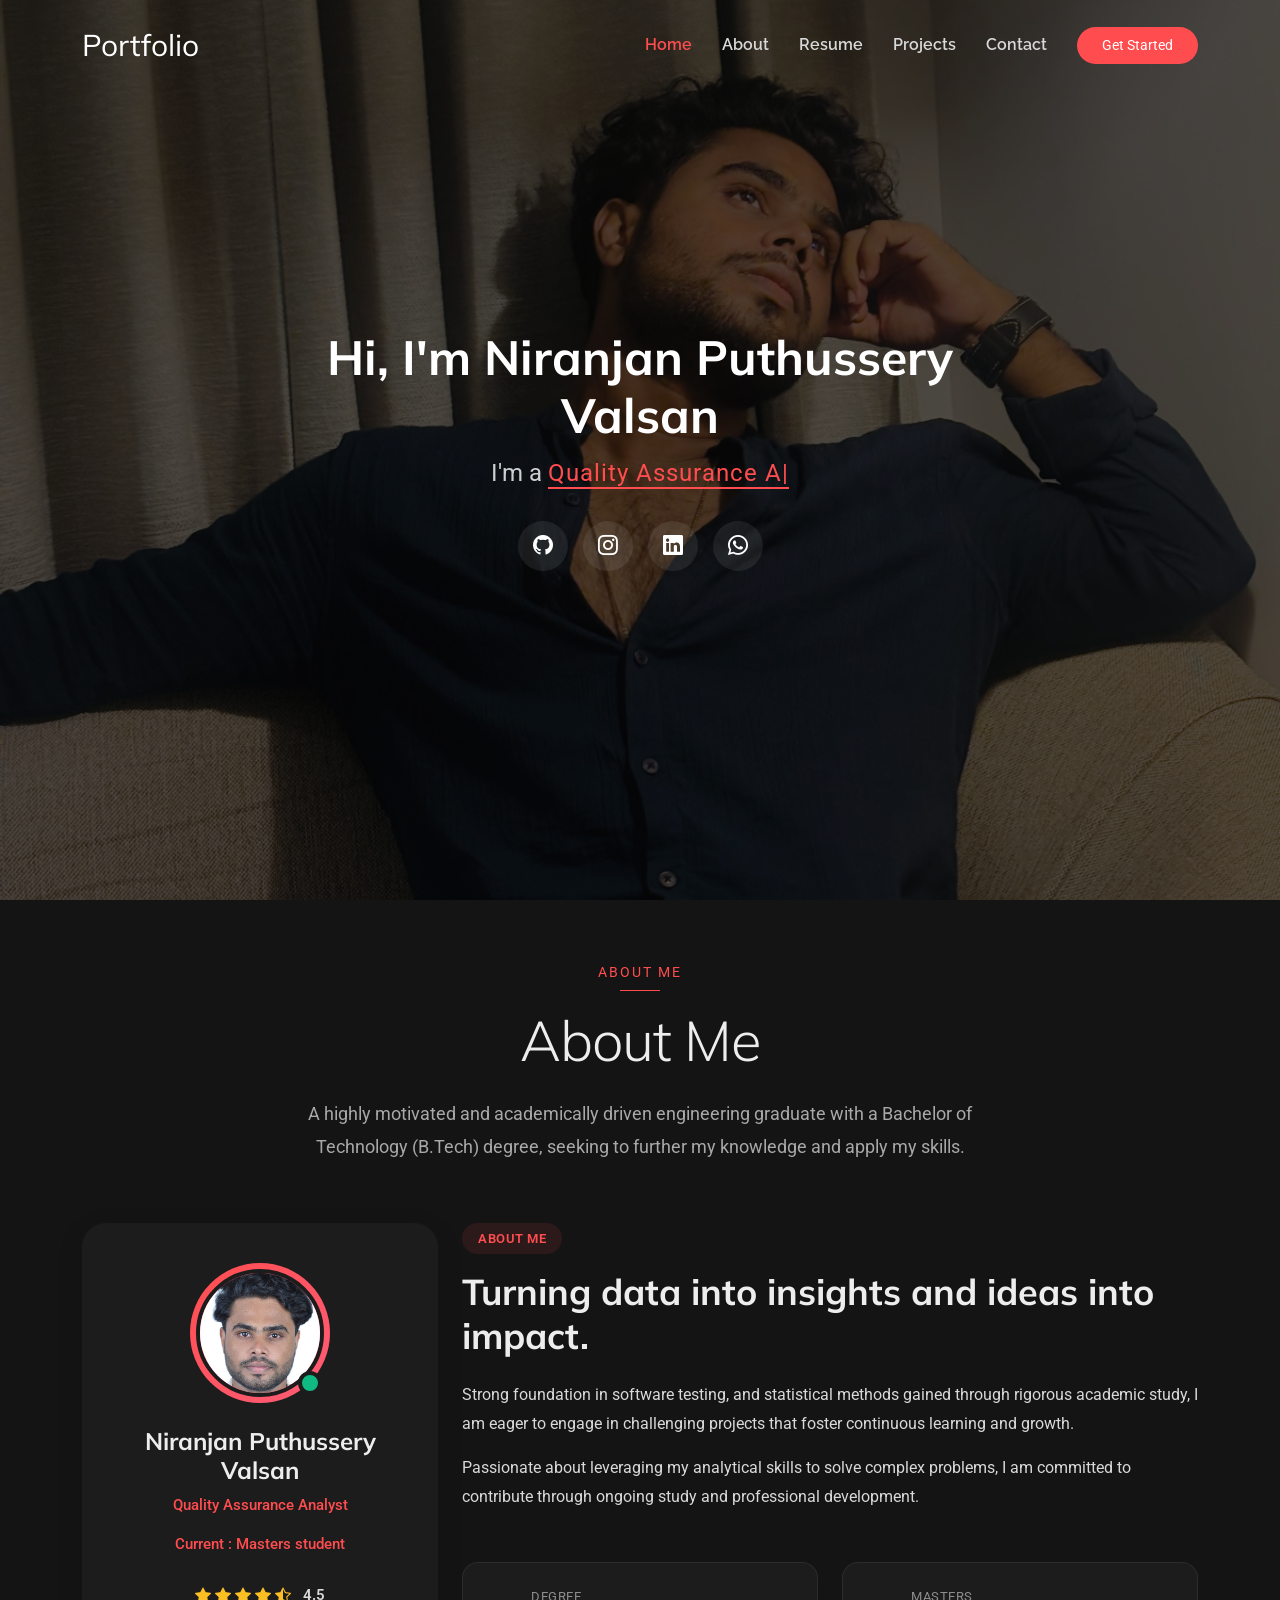
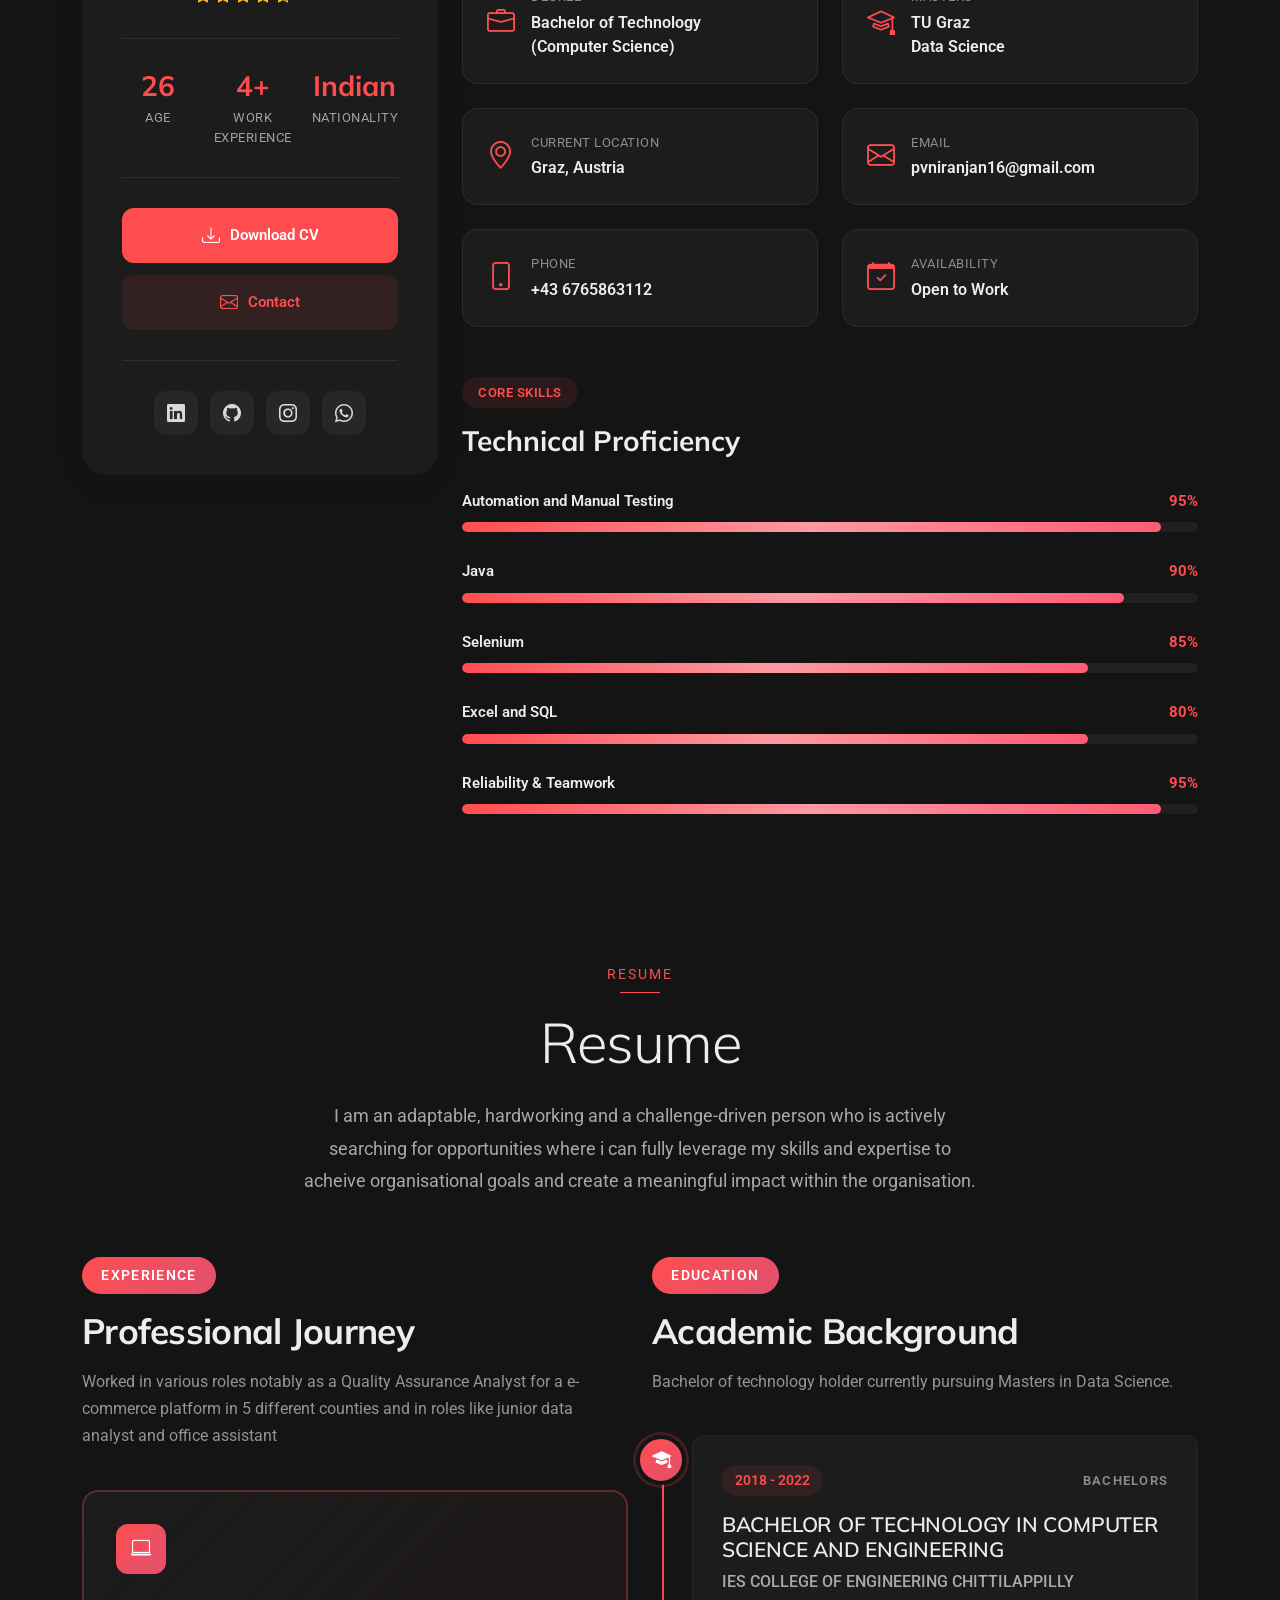
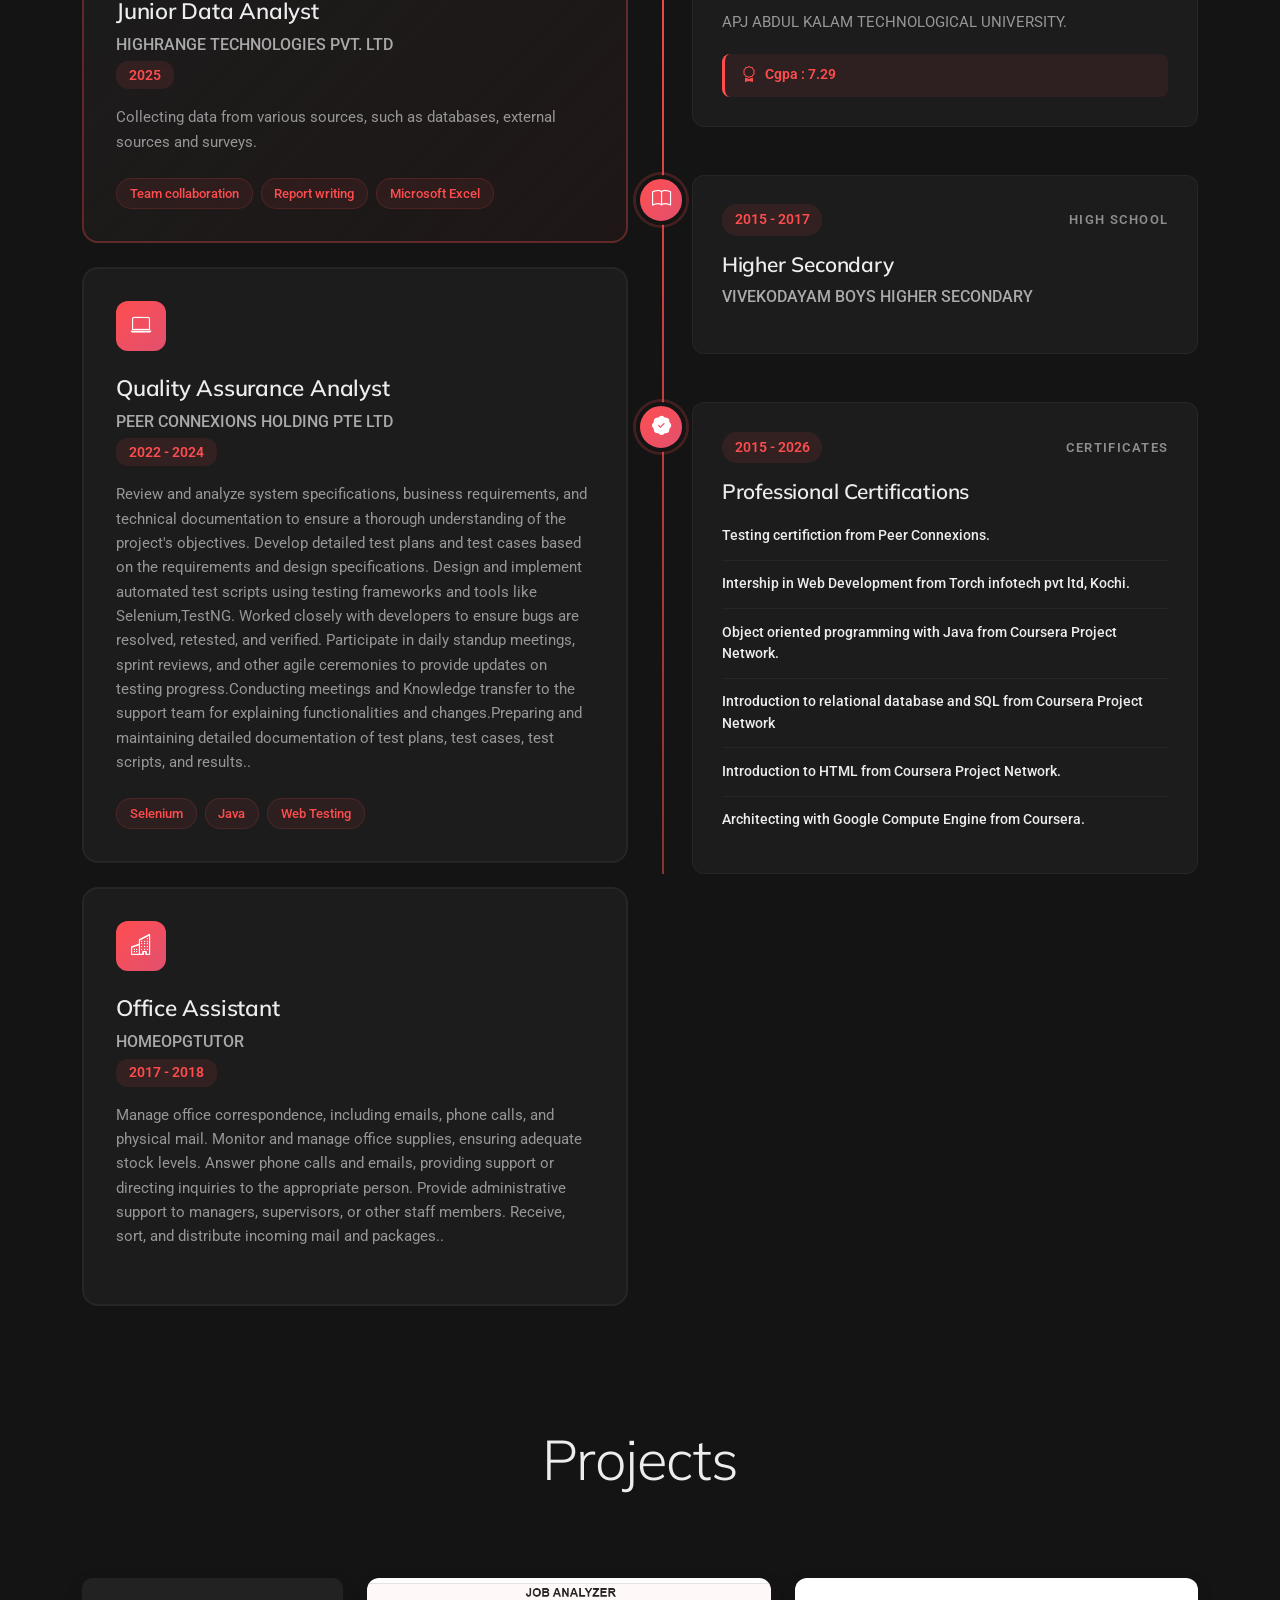
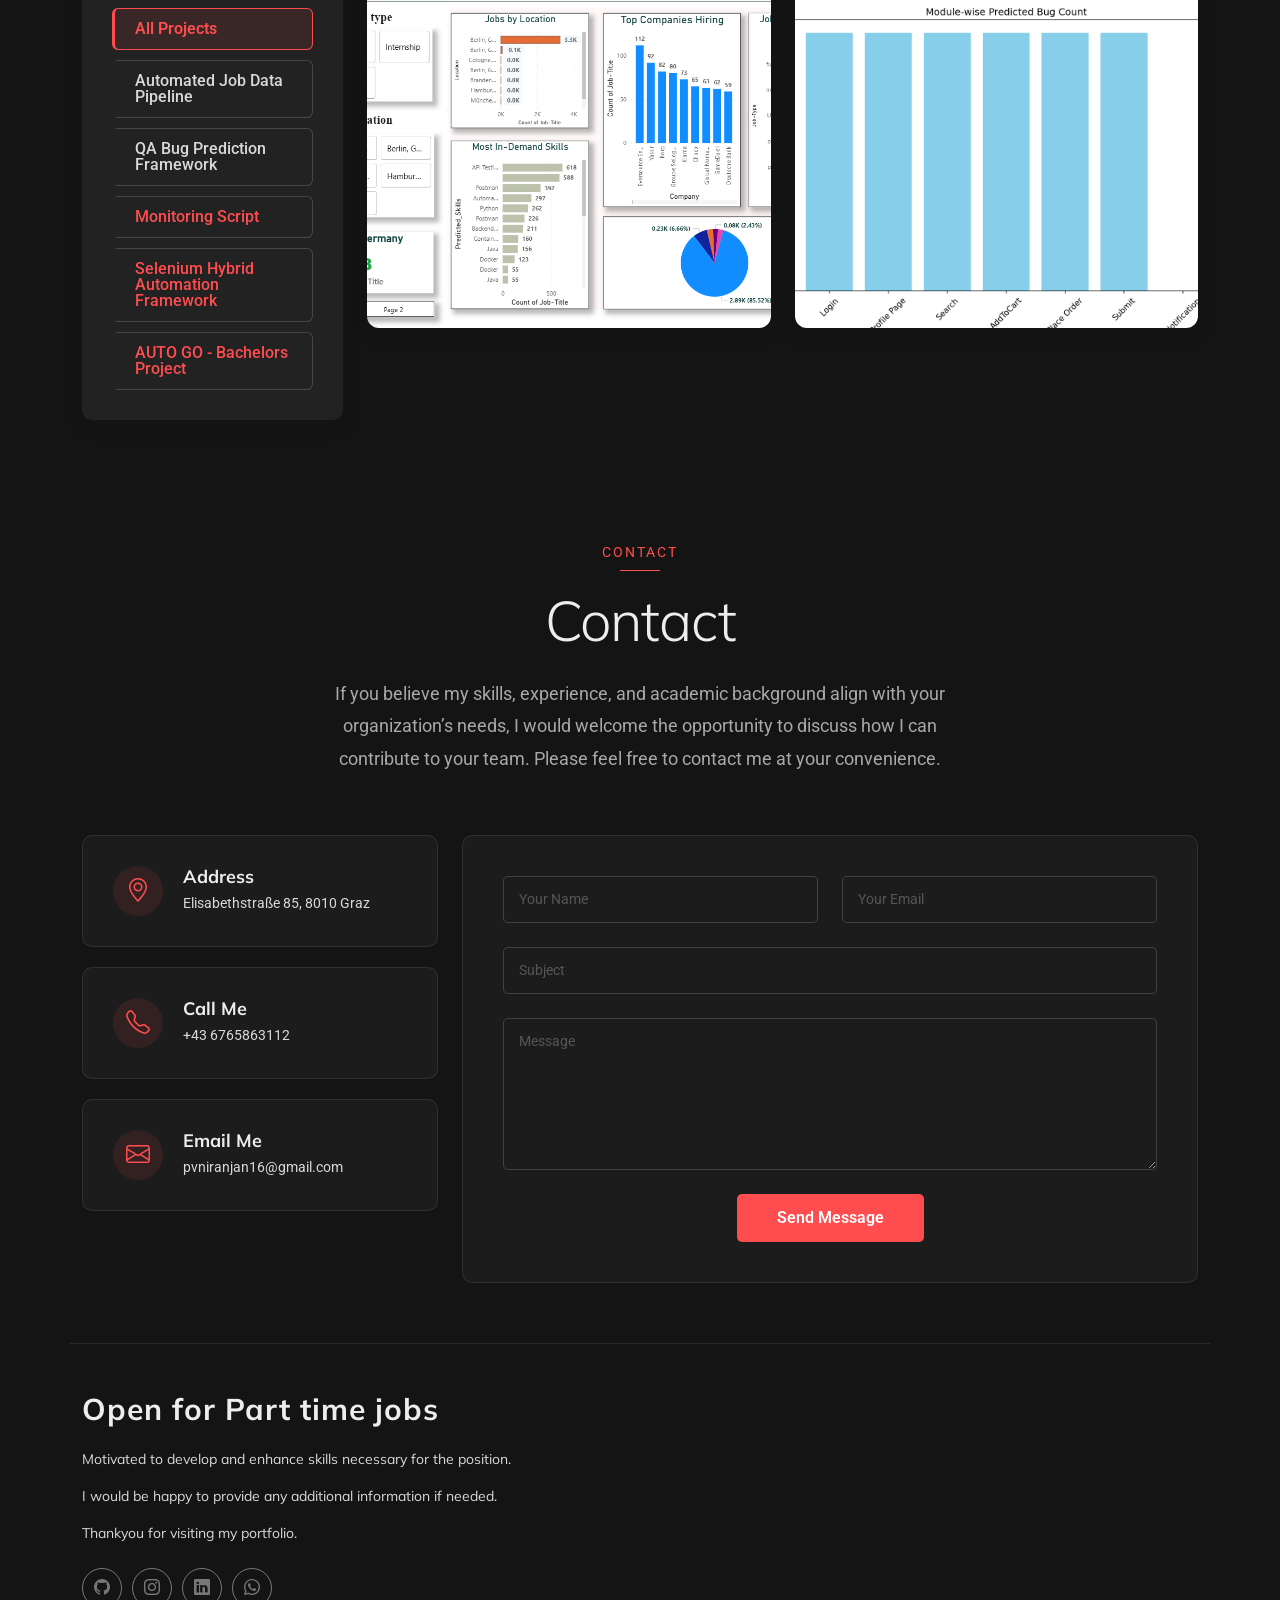
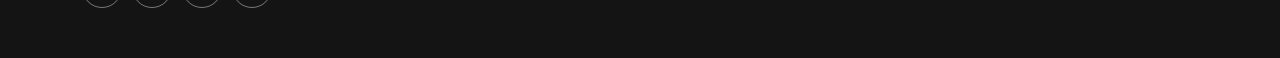
<file: index.html>
<!DOCTYPE html>
<html lang="en">

<head>
  <meta charset="utf-8">
  <meta content="width=device-width, initial-scale=1.0" name="viewport">
  <title>Niranjan Puthussery Valsan</title>
  <meta name="description" content="">
  <meta name="keywords" content="">

  <!-- Favicons -->
  <link href="assets/img/favicon.png" rel="icon">
  <link href="assets/img/apple-touch-icon.png" rel="apple-touch-icon">

  <!-- Fonts -->
  <link href="https://fonts.googleapis.com" rel="preconnect">
  <link href="https://fonts.gstatic.com" rel="preconnect" crossorigin>
  <link href="https://fonts.googleapis.com/css2?family=Roboto:ital,wght@0,100;0,300;0,400;0,500;0,700;0,900;1,100;1,300;1,400;1,500;1,700;1,900&family=Raleway:ital,wght@0,100;0,200;0,300;0,400;0,500;0,600;0,700;0,800;0,900;1,100;1,200;1,300;1,400;1,500;1,600;1,700;1,800;1,900&family=Mulish:ital,wght@0,200;0,300;0,400;0,500;0,600;0,700;0,800;0,900;1,200;1,300;1,400;1,500;1,600;1,700;1,800;1,900&display=swap" rel="stylesheet">

  <!-- Vendor CSS Files -->
  <link href="assets/vendor/bootstrap/css/bootstrap.min.css" rel="stylesheet">
  <link href="assets/vendor/bootstrap-icons/bootstrap-icons.css" rel="stylesheet">
  <link href="assets/vendor/aos/aos.css" rel="stylesheet">
  <link href="assets/vendor/glightbox/css/glightbox.min.css" rel="stylesheet">
  <link href="assets/vendor/swiper/swiper-bundle.min.css" rel="stylesheet">

  <!-- Main CSS File -->
  <link href="assets/css/main.css" rel="stylesheet">

  <!-- =======================================================
  * Template Name: Craftivo
  * Template URL: https://bootstrapmade.com/craftivo-bootstrap-portfolio-template/
  * Updated: Oct 04 2025 with Bootstrap v5.3.8
  * Author: BootstrapMade.com
  * License: https://bootstrapmade.com/license/
  ======================================================== -->
</head>

<body class="index-page">

  <header id="header" class="header d-flex align-items-center fixed-top">
    <div class="container-fluid container-xl position-relative d-flex align-items-center">

      <a href="index.html" class="logo d-flex align-items-center me-auto">
        <!-- Uncomment the line below if you also wish to use an image logo -->
        <!-- <img src="assets/img/logo.webp" alt=""> -->
        <h1 class="sitename">Portfolio</h1>
      </a>

      <div class="header-container d-flex flex-column align-items-start"></div>
      <nav id="navmenu" class="navmenu">
        <ul>
          <li><a href="#hero" class="active">Home</a></li>
          <li><a href="#about">About</a></li>
          <li><a href="#resume">Resume</a></li>
          <li><a href="#PersonlProjects">Projects</a></li>
          <li><a href="#contact">Contact</a></li>
        </ul>
        <i class="mobile-nav-toggle d-xl-none bi bi-list"></i>
      </nav>
     
      <a class="btn-getstarted" href="#about">Get Started</a>

    </div>
  </header>

  <main class="main">

    <!-- Hero Section -->
    <section id="hero" class="hero section dark-background">

      <img src="Images\Niranjan1.jpeg" alt="" data-aos="fade-in">

      <div class="container" data-aos="fade-up" data-aos-delay="100">
        <div class="row justify-content-center">
          <div class="col-lg-8 text-center">
            <h2>Hi, I'm Niranjan Puthussery Valsan</h2>
            <p>I'm a <span class="typed" data-typed-items="Quality Assurance Analyst, Junior Data analyst, Office Assistant, Masters Student"></span><span class="typed-cursor" aria-hidden="true"></span></p>
            <div class="social-links">
              <a href="https://github.com/Niranjanpv2000"><i class="bi bi-github"></i></a>              
              <a href="https://www.instagram.com/__niranjan_pv__"><i class="bi bi-instagram"></i></a>
              <a href="https://www.linkedin.com/in/niranjan-p-v"><i class="bi bi-linkedin"></i></a>
              <a href="https://wa.me/+436765863112" target="_blank"><i class="bi bi-whatsapp"></i></a>
            </div>
          </div>
        </div>
      </div>

    </section><!-- /Hero Section -->

    <!-- About Section -->
    <section id="about" class="about section">

      <!-- Section Title -->
      <div class="container section-title" data-aos="fade-up">
        <span class="subtitle">About Me</span>
        <h2>About Me</h2>
        <p>A highly motivated and academically driven engineering graduate with a Bachelor of Technology (B.Tech) degree,
          seeking to further my knowledge and apply my skills.</p>
      </div><!-- End Section Title -->

      <div class="container" data-aos="fade-up" data-aos-delay="100">

        <div class="row gy-5">
          <div class="col-lg-4" data-aos="zoom-in" data-aos-delay="150">
            <div class="profile-card">
              <div class="profile-header">
                <div class="profile-avatar">
                  <img src="Images\Niranjan2.jpeg" class="img-fluid" alt="">
                  <div class="status-indicator"></div>
                </div>
                <h3>Niranjan Puthussery Valsan</h3>
                <span class="role">Quality Assurance Analyst</span>
                <span class="role">Current : Masters student</span>
                <div class="rating">
                  <i class="bi bi-star-fill"></i>
                  <i class="bi bi-star-fill"></i>
                  <i class="bi bi-star-fill"></i>
                  <i class="bi bi-star-fill"></i>
                  <i class="bi bi-star-half"></i>
                  <span>4.5</span>
                </div>
              </div>

              <div class="profile-stats">
                <div class="stat-item">
                  <h4>26</h4>
                  <p>Age</p>
                </div>
                <div class="stat-item">
                  <h4>4+</h4>
                  <p>Work Experience</p>
                </div>
                <div class="stat-item">
                  <h4>Indian</h4>
                  <p>Nationality</p>
                </div>
              </div>

              <div class="profile-actions">
                <a href="assets\NIRANJAN CV.pdf" class="btn-primary"><i class="bi bi-download"></i> Download CV</a>
                <a href="mailto:niranjanpvappujai@gmail.com" class="btn-secondary"><i class="bi bi-envelope"></i> Contact</a>
              </div>

              <div class="social-connect">
                <a href="https://www.linkedin.com/in/niranjan-p-v"><i class="bi bi-linkedin"></i></a>
                <a href="https://github.com/Niranjanpv2000"><i class="bi bi-github"></i></a>
                <a href="https://www.instagram.com/__niranjan_pv__"><i class="bi bi-instagram"></i></a>
                <a href="https://wa.me/+917561873638" target="_blank"><i class="bi bi-whatsapp"></i></a>
              </div>
            </div>
          </div>

          <div class="col-lg-8" data-aos="fade-left" data-aos-delay="200">
            <div class="content-wrapper">
              <div class="bio-section">
                <div class="section-tag">About Me</div>
                <h2>Turning data into insights and ideas into impact.</h2>
                <p> Strong foundation in software testing, and statistical methods gained through rigorous academic study, I am eager to engage in
                    challenging projects that foster continuous learning and growth.</p>
                <p> Passionate about leveraging my analytical skills to
                  solve complex problems, I am committed to contribute through ongoing study and professional development.</p>
              </div>

              <div class="details-grid">
                <div class="detail-item" data-aos="fade-up" data-aos-delay="250">
                  <i class="bi bi-briefcase"></i>
                  <div class="detail-content">
                    <span>Degree</span>
                    <strong>Bachelor of Technology</strong>
                    <strong>(Computer Science)</strong>
                  </div>
                </div>

                <div class="detail-item" data-aos="fade-up" data-aos-delay="300">
                  <i class="bi bi-mortarboard"></i>
                  <div class="detail-content">
                    <span>Masters</span>
                    <strong>TU Graz</strong>
                    <strong>Data Science</strong>
                  </div>
                </div>

                <div class="detail-item" data-aos="fade-up" data-aos-delay="350">
                  <i class="bi bi-geo-alt"></i>
                  <div class="detail-content">
                    <span>Current location</span>
                    <strong>Graz, Austria</strong>
                  </div>
                </div>

                <div class="detail-item" data-aos="fade-up" data-aos-delay="100">
                  <i class="bi bi-envelope"></i>
                  <div class="detail-content">
                    <span>Email</span>
                    <strong>pvniranjan16@gmail.com</strong>
                  </div>
                </div>

                <div class="detail-item" data-aos="fade-up" data-aos-delay="150">
                  <i class="bi bi-phone"></i>
                  <div class="detail-content">
                    <span>Phone</span>
                    <strong>+43 6765863112</strong>
                  </div>
                </div>

                <div class="detail-item" data-aos="fade-up" data-aos-delay="200">
                  <i class="bi bi-calendar-check"></i>
                  <div class="detail-content">
                    <span>Availability</span>
                    <strong>Open to Work</strong>
                  </div>
                </div>
              </div>

              <div class="skills-showcase" data-aos="fade-up" data-aos-delay="250">
                <div class="section-tag">Core Skills</div>
                <h3>Technical Proficiency</h3>

                <div class="skills-list skills-animation">
                  <div class="skill-item">
                    <div class="skill-info">
                      <span class="skill-name">Automation and Manual Testing</span>
                      <span class="skill-percent">95%</span>
                    </div>
                    <div class="progress">
                      <div class="progress-bar" role="progressbar" aria-valuenow="95" aria-valuemin="0" aria-valuemax="100"></div>
                    </div>
                  </div>

                  <div class="skill-item">
                    <div class="skill-info">
                      <span class="skill-name">Java</span>
                      <span class="skill-percent">90%</span>
                    </div>
                    <div class="progress">
                      <div class="progress-bar" role="progressbar" aria-valuenow="90" aria-valuemin="0" aria-valuemax="100"></div>
                    </div>
                  </div>

                  <div class="skill-item">
                    <div class="skill-info">
                      <span class="skill-name">Selenium </span>
                      <span class="skill-percent">85%</span>
                    </div>
                    <div class="progress">
                      <div class="progress-bar" role="progressbar" aria-valuenow="85" aria-valuemin="0" aria-valuemax="100"></div>
                    </div>
                  </div>

                  <div class="skill-item">
                    <div class="skill-info">
                      <span class="skill-name">Excel and SQL</span>
                      <span class="skill-percent">80%</span>
                    </div>
                    <div class="progress">
                      <div class="progress-bar" role="progressbar" aria-valuenow="85" aria-valuemin="0" aria-valuemax="100"></div>
                    </div>
                  </div>

                  <div class="skill-item">
                    <div class="skill-info">
                      <span class="skill-name">Reliability &amp; Teamwork</span>
                      <span class="skill-percent">95%</span>
                    </div>
                    <div class="progress">
                      <div class="progress-bar" role="progressbar" aria-valuenow="95" aria-valuemin="0" aria-valuemax="100"></div>
                    </div>
                  </div>
                </div>
              </div>
            </div>
          </div>
        </div>

      </div>

    </section><!-- /About Section -->

    <!-- Resume Section -->
    <section id="resume" class="resume section">

      <!-- Section Title -->
      <div class="container section-title" data-aos="fade-up">
        <span class="subtitle">Resume</span>
        <h2>Resume</h2>
        <p>I am an adaptable, hardworking and a challenge-driven person who is actively searching for opportunities
           where i can fully leverage my skills and expertise to acheive organisational goals and create a meaningful
           impact within the organisation.</p>
      </div><!-- End Section Title -->

      <div class="container" data-aos="fade-up" data-aos-delay="100">

        <div class="row gy-5">
          <div class="col-lg-6">
            <div class="experience-section">
              <div class="section-header" data-aos="fade-right" data-aos-delay="200">
                <div class="header-content">
                  <span class="section-badge">Experience</span>
                  <h2>Professional Journey</h2>
                  <p>Worked in various roles notably as a Quality Assurance Analyst for a e-commerce platform in 5 different counties and in roles like junior data analyst  and office assistant</p>
                </div>
              </div>

              <div class="experience-cards">
                <div class="exp-card featured" data-aos="zoom-in" data-aos-delay="300">
                  <div class="card-header">
                    <div class="company-logo">
                      <i class="bi bi-laptop"></i>
                    </div>
                  
                  </div>
                  <div class="card-body">
                    <h3>Junior Data Analyst</h3>
                    <p class="company-name">HIGHRANGE TECHNOLOGIES PVT. LTD</p>
                    <span class="duration">2025</span>
                    <p class="description">Collecting data from various sources, such as databases, external sources and surveys.</p>
                    <div class="skills-tags">
                      <span class="skill-tag">Team collaboration</span>
                      <span class="skill-tag">Report writing</span>
                      <span class="skill-tag">Microsoft Excel</span>
                    </div>
                  </div>
                </div>

                <div class="exp-card" data-aos="zoom-in" data-aos-delay="350">
                  <div class="card-header">
                    <div class="company-logo">
                      <i class="bi bi-laptop"></i>
                    </div>
                  </div>
                  <div class="card-body">
                    <h3>Quality Assurance Analyst</h3>
                    <p class="company-name">PEER CONNEXIONS HOLDING PTE LTD</p>
                    <span class="duration">2022 - 2024</span>
                    <p class="description">Review and analyze system specifications, business requirements, and technical documentation to ensure a
                     thorough understanding of the project's objectives. Develop detailed test plans and test cases based on the requirements and design specifications. Design and implement automated test scripts using testing frameworks and tools like Selenium,TestNG. Worked closely with developers to ensure bugs are resolved, retested, and verified. Participate in daily standup meetings, sprint reviews, and other agile ceremonies to provide updates on testing progress.Conducting meetings and Knowledge transfer to the support team for explaining functionalities and changes.Preparing and maintaining detailed documentation of test plans, test cases, test scripts, and results..</p>
                     <div class="skills-tags">
                      <span class="skill-tag">Selenium</span>
                      <span class="skill-tag">Java</span>
                      <span class="skill-tag">Web Testing</span>
                    </div>
                  </div>
                </div>

                <div class="exp-card" data-aos="zoom-in" data-aos-delay="400">
                  <div class="card-header">
                    <div class="company-logo">
                      <i class="bi bi-buildings"></i>
                    </div>
                  </div>
                  <div class="card-body">
                    <h3>Office Assistant</h3>
                    <p class="company-name">HOMEOPGTUTOR</p>
                    <span class="duration">2017 - 2018</span>
                    <p class="description">Manage office correspondence, including emails, phone calls, and physical mail. Monitor and manage office supplies, ensuring adequate stock levels. Answer phone calls and emails, providing support or directing inquiries to the appropriate person. Provide administrative support to managers, supervisors, or other staff members. Receive, sort, and distribute incoming mail and packages..</p>
                  </div>
                </div>
              </div>
            </div>
          </div>

          <div class="col-lg-6">
            <div class="education-section">
              <div class="section-header" data-aos="fade-left" data-aos-delay="200">
                <div class="header-content">
                  <span class="section-badge">Education</span>
                  <h2>Academic Background</h2>
                  <p>Bachelor of technology holder currently pursuing Masters in Data Science.</p>
                </div>
              </div>

              <div class="education-timeline" data-aos="fade-left" data-aos-delay="300">
                <div class="timeline-track">
                  <div class="timeline-item">
                    <div class="timeline-marker">
                      <i class="bi bi-mortarboard-fill"></i>
                    </div>
                    <div class="timeline-content">
                      <div class="education-meta">
                        <span class="year-range">2018 - 2022</span>
                        <span class="degree-level">Bachelors</span>
                      </div>
                      <h4>BACHELOR OF TECHNOLOGY IN COMPUTER SCIENCE AND ENGINEERING</h4>
                      <p class="institution">IES COLLEGE OF ENGINEERING CHITTILAPPILLY</p>
                      <p class="description">APJ ABDUL KALAM TECHNOLOGICAL UNIVERSITY.</p>
                      <div class="achievement">
                        <i class="bi bi-award"></i>
                        <span>Cgpa : 7.29</span>
                      </div>
                    </div>
                  </div>

                  <div class="timeline-item">
                    <div class="timeline-marker">
                      <i class="bi bi-book"></i>
                    </div>
                    <div class="timeline-content">
                      <div class="education-meta">
                        <span class="year-range">2015 - 2017</span>
                        <span class="degree-level">High School</span>
                      </div>
                      <h4>Higher Secondary</h4>
                      <p class="institution">VIVEKODAYAM BOYS HIGHER SECONDARY</p>
                      
                    </div>
                  </div>

                  <div class="timeline-item">
                    <div class="timeline-marker">
                      <i class="bi bi-patch-check-fill"></i>
                    </div>
                    <div class="timeline-content">
                      <div class="education-meta">
                        <span class="year-range">2015 - 2026</span>
                        <span class="degree-level">Certificates</span>
                      </div>
                      <h4>Professional Certifications</h4>
                      <div class="certifications-list">

                        <div class="cert-item">
                          <span class="cert-name">Testing certifiction from Peer Connexions.</span>
    
                        </div>

                        <div class="cert-item">
                          <span class="cert-name">Intership in Web Development from Torch infotech pvt ltd, Kochi.</span>
    
                        </div>
                        <div class="cert-item">
                          <span class="cert-name">Object oriented programming with Java from Coursera Project Network.</span>
                          
                        </div>
                        <div class="cert-item">
                          <span class="cert-name">Introduction to relational database and SQL from Coursera Project Network</span>

                          </div>
                        <div class="cert-item">
                          <span class="cert-name">Introduction to HTML from Coursera Project Network.</span>
                          
                        </div>

                        <div class="cert-item">
                          <span class="cert-name">Architecting with Google Compute Engine from Coursera.</span>
                          
                        </div>
                      </div>
                    </div>
                  </div>
                </div>
              </div>
            </div>
          </div>
        </div>

      </div>

    </section><!-- /Resume Section -->

    
    <!-- Portfolio Section -->
    <section id="PersonlProjects" class="portfolio section">

      <!-- Section Title -->
      <div class="container section-title" data-aos="fade-up">
        <h2>Projects</h2>
      </div><!-- End Section Title --> 
      
      <div class="container" data-aos="fade-up" data-aos-delay="100">

        <div class="isotope-layout" data-default-filter="*" data-layout="masonry" data-sort="original-order">

          <div class="row">

  <!-- FILTERS -->
           <div class="col-lg-3 filter-sidebar">
            <div class="filters-wrapper" data-aos="fade-right" data-aos-delay="150">
              <ul class="portfolio-filters isotope-filters">
                 <li data-filter="*" class="filter-active">All Projects</li>
                <li data-filter=".filter-photography">Automated Job Data Pipeline</li>
                <li data-filter=".filter-design">QA Bug Prediction Framework</li>

                <li><a href="https://github.com/Niranjanpv2000/SeleniumNiranjanPortfolioMonitoring" target="_blank">
                Monitoring Script</a></li>
                <li><a href="https://github.com/Niranjanpv2000/SeleniumAutomationHybridFramework" target="_blank">
                Selenium Hybrid Automation Framework</a></li>
               <li><a href="https://drive.google.com/file/d/1Gkh69yZMwWRqICJipc_umo2g4yKl3TXE/view?usp=drivesdk" target="_blank">
               AUTO GO - Bachelors Project</a></li>

   <!-- <li data-filter=".filter-automotive">Monitoring Script</li>
        <li data-filter=".filter-nature">Selenium Hybrid Automation Framework</li>
        <li data-filter=".filter-nature2">AUTO GO - Bachelors Project</li>  -->

      </ul>
    </div>
  </div>

  <!-- PORTFOLIO ITEMS -->
  <div class="col-lg-9">
    <div class="row gy-4 portfolio-container isotope-container" data-aos="fade-up" data-aos-delay="200">

      <!-- Item 1 -->
      <div class="col-lg-6 col-md-6 portfolio-item isotope-item filter-photography">
        <div class="portfolio-wrap">
          <img src="Images/Powerbipage1.png" class="img-fluid" alt="Portfolio Image">
          <div class="portfolio-info">
            <div class="content">
              <span class="category">Job analysis and Skill prediction</span>
              <div class="portfolio-links">
                <a href="Images/Powerbipage1.png" class="glightbox" title="Capturing Moments"><i class="bi bi-plus-lg"></i></a>
                <a href="portfolio-details.html" title="More Details"><i class="bi bi-arrow-right"></i></a>
              </div>
            </div>
          </div>
        </div>
      </div>

      <!-- Item 2 -->
      <div class="col-lg-6 col-md-6 portfolio-item isotope-item filter-design">
        <div class="portfolio-wrap">
          <img src="Images/modulewisepredictedbug.png" class="img-fluid" alt="Portfolio Image">
          <div class="portfolio-info">
            <div class="content">
              <span class="category">QA Bug Prediction Framework</span>
              <div class="portfolio-links">
                <a href="Images/modulewisepredictedbug.png" class="glightbox" title="Capturing Moments"><i class="bi bi-plus-lg"></i></a>
                <a href="portfolio-detailsone.html" title="More Details"><i class="bi bi-arrow-right"></i></a>
              </div>
            </div>
          </div>
        </div>
      </div>

      <!-- Add other items here with correct filter classes -->

    </div>
  </div>

</div>


    </section><!-- /Portfolio Section -->


    <!-- Contact Section -->
    <section id="contact" class="contact section">

      <!-- Section Title -->
      <div class="container section-title" data-aos="fade-up">
        <span class="subtitle">Contact</span>
        <h2>Contact</h2>
        <p>If you believe my skills, experience, and academic background align with your organization’s needs, I would welcome the opportunity to discuss how I can contribute to your team. Please feel free to contact me at your convenience.</p>
      </div><!-- End Section Title -->

      <div class="container">

        <div class="row gy-4">

          <div class="col-lg-4">
            <div class="info-item">
              <div class="icon-wrapper">
                <i class="bi bi-geo-alt"></i>
              </div>
              <div>
                <h3>Address</h3>
                <p> Elisabethstraße 85, 8010 Graz</p>
              </div>
            </div>

            <div class="info-item">
              <div class="icon-wrapper">
                <i class="bi bi-telephone"></i>
              </div>
              <div>
                <h3>Call Me</h3>
                <p>+43 6765863112</p>
              </div>
            </div>

            <div class="info-item">
              <div class="icon-wrapper">
                <i class="bi bi-envelope"></i>
              </div>
              <div>
                <h3>Email Me</h3>
                <p>pvniranjan16@gmail.com</p>
              </div>
            </div>

          </div>

          <div class="col-lg-8">
            <form action="forms/contact.php" method="post" class="php-email-form">
              
              <div class="row gy-4">

                <div class="col-md-6">
                  <input type="text" name="name" class="form-control" placeholder="Your Name" required="">
                </div>

                <div class="col-md-6">
                  <input type="email" class="form-control" name="email" placeholder="Your Email" required="">
                </div>

                <div class="col-md-12">
                  <input type="text" class="form-control" name="subject" placeholder="Subject" required="">
                </div>

                <div class="col-md-12">
                  <textarea class="form-control" name="message" rows="6" placeholder="Message" required=""></textarea>
                </div>

                <div class="col-md-12 text-center">
                  <div class="loading">Loading</div>
                  <div class="error-message"></div>
                  <div class="sent-message">Your message has been sent. Thank you!</div>

                  <button type="submit">Send Message</button>
                </div>

              </div>
            </form>
          </div>

        </div>

      </div>

    </section><!-- /Contact Section -->

  </main>

  <footer id="footer" class="footer">

    <div class="container footer-top">
      <div class="row gy-4">
        <div class="col-lg-5 col-md-12 footer-about">
          <a href="index.html" class="logo d-flex align-items-center">
            <span class="sitename">Open for Part time jobs</span>
          </a>
          <p>Motivated to develop and enhance skills necessary for the position.</p>
          <p>I would be happy to provide any additional information if needed.</p>
          <p>Thankyou for visiting my portfolio.</p>
          <div class="social-links d-flex mt-4">
            <a href="https://github.com/Niranjanpv2000"><i class="bi bi-github"></i></a>
              
              <a href="https://www.instagram.com/__niranjan_pv__"><i class="bi bi-instagram"></i></a>
              <a href="https://www.linkedin.com/in/niranjan-p-v"><i class="bi bi-linkedin"></i></a>
              <a href="https://wa.me/+917561873638" target="_blank"><i class="bi bi-whatsapp"></i></a>
          </div>
        </div>

      </div>
    </div>

    
  </footer>

  <!-- Scroll Top -->
  <a href="#" id="scroll-top" class="scroll-top d-flex align-items-center justify-content-center"><i class="bi bi-arrow-up-short"></i></a>

  <!-- Preloader -->
  <div id="preloader"></div>

  <!-- Vendor JS Files -->
  <script src="assets/vendor/bootstrap/js/bootstrap.bundle.min.js"></script>
  <script src="assets/vendor/php-email-form/validate.js"></script>
  <script src="assets/vendor/aos/aos.js"></script>
  <script src="assets/vendor/typed.js/typed.umd.js"></script>
  <script src="assets/vendor/waypoints/noframework.waypoints.js"></script>
  <script src="assets/vendor/glightbox/js/glightbox.min.js"></script>
  <script src="assets/vendor/imagesloaded/imagesloaded.pkgd.min.js"></script>
  <script src="assets/vendor/isotope-layout/isotope.pkgd.min.js"></script>
  <script src="assets/vendor/swiper/swiper-bundle.min.js"></script>

  <!-- Main JS File -->
  <script src="assets/js/main.js"></script>

</body>

</html>
</file>
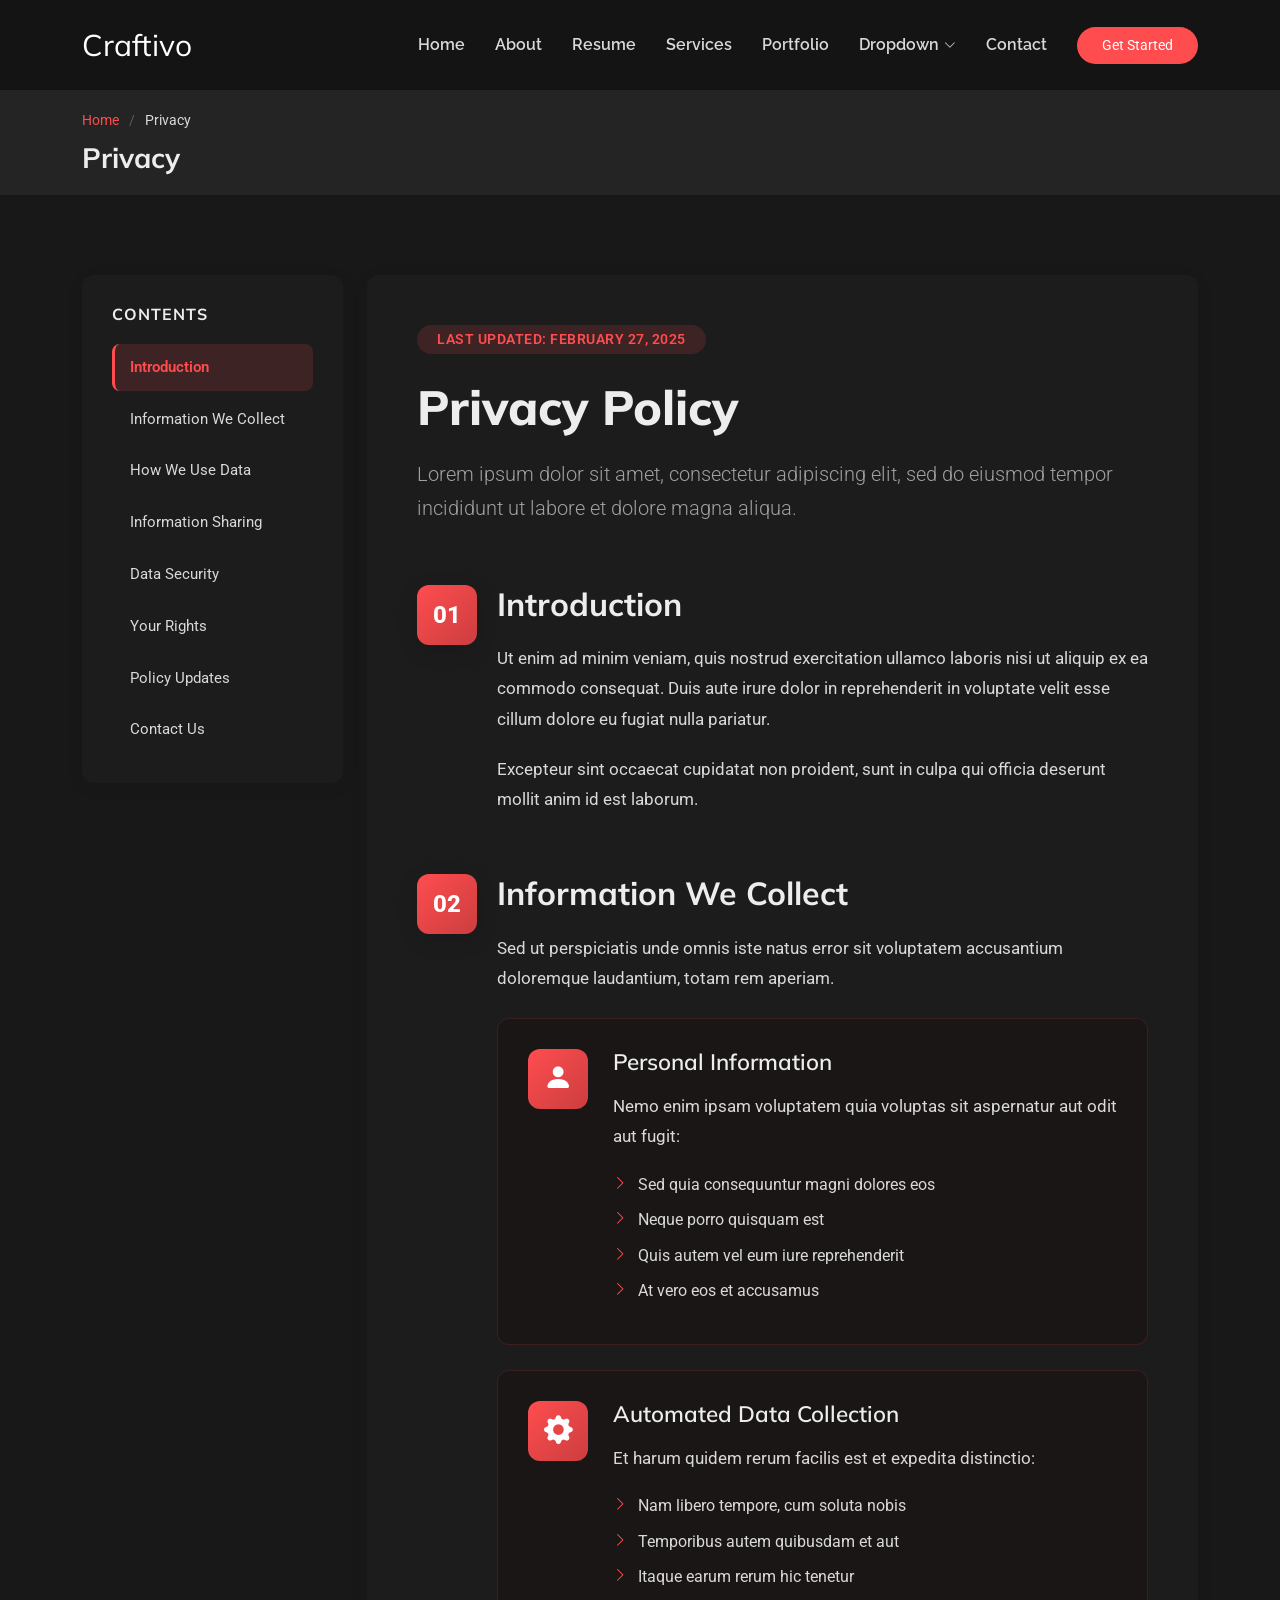
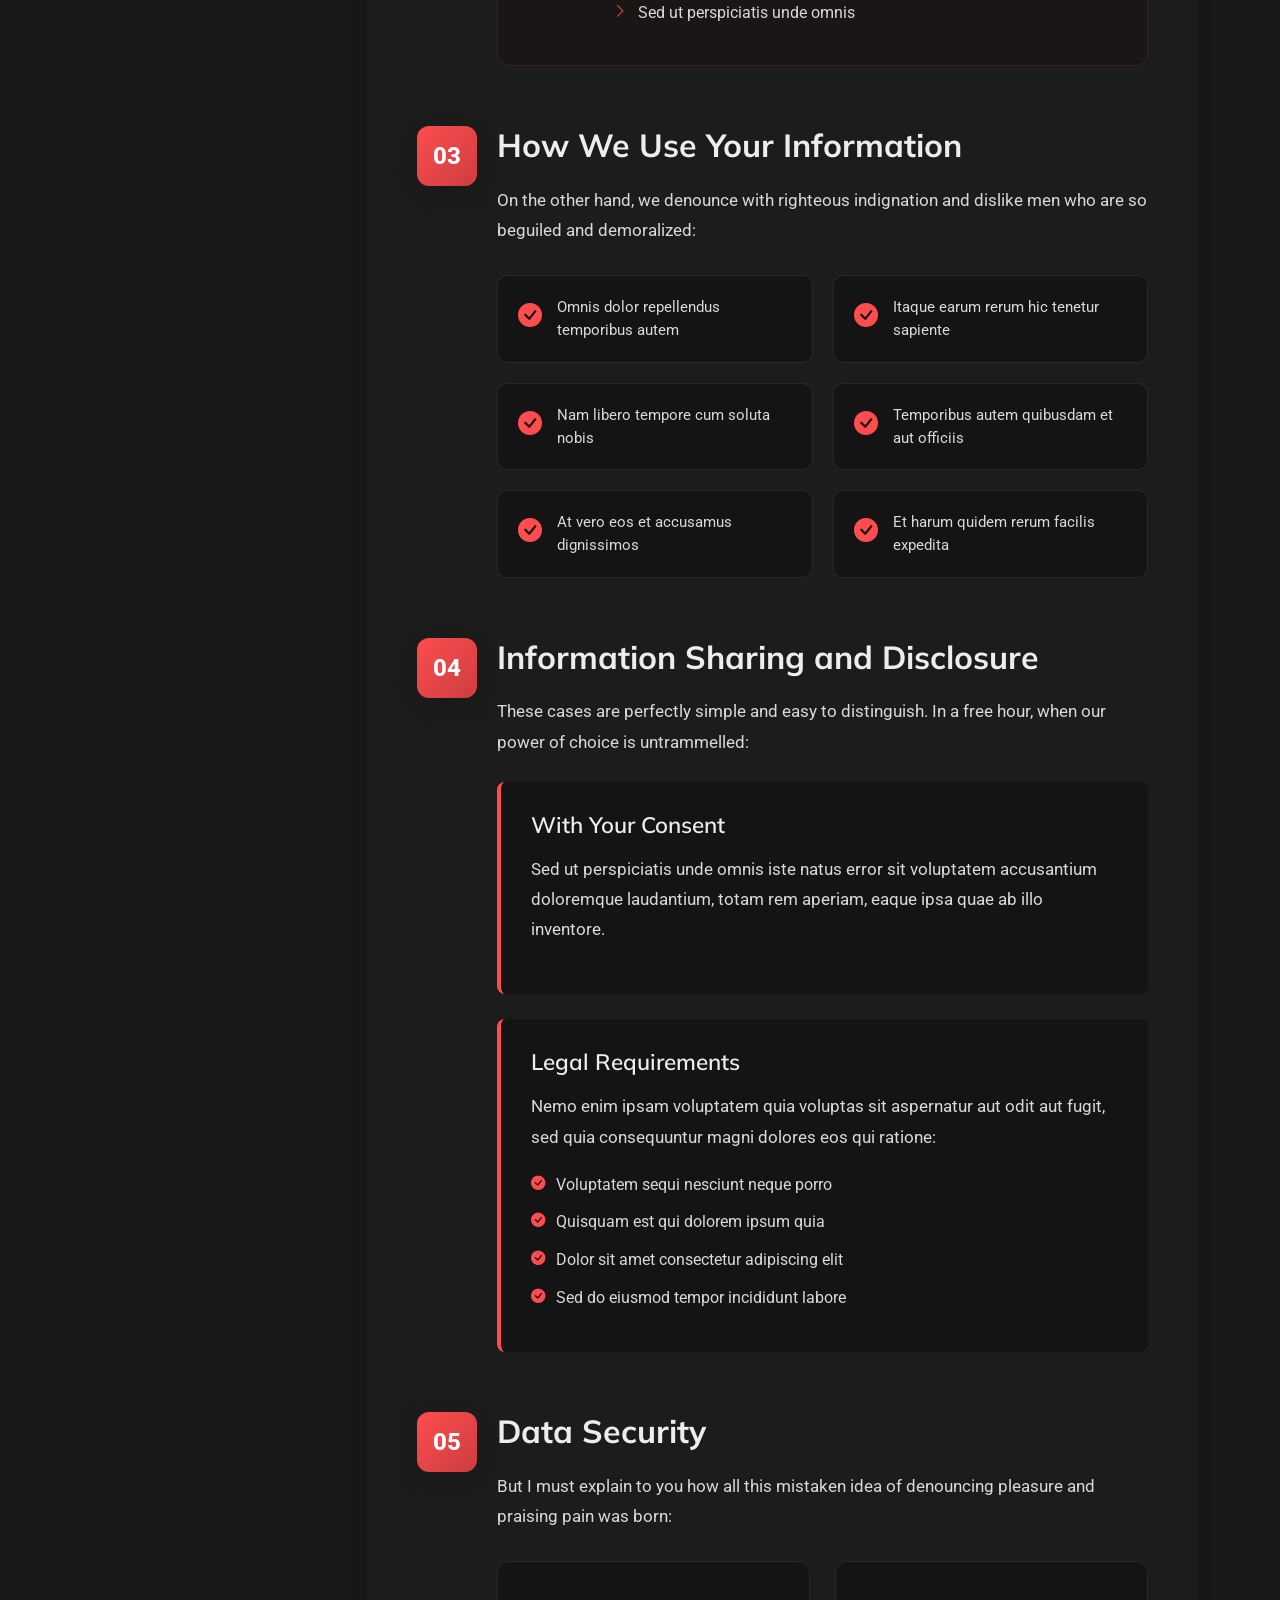
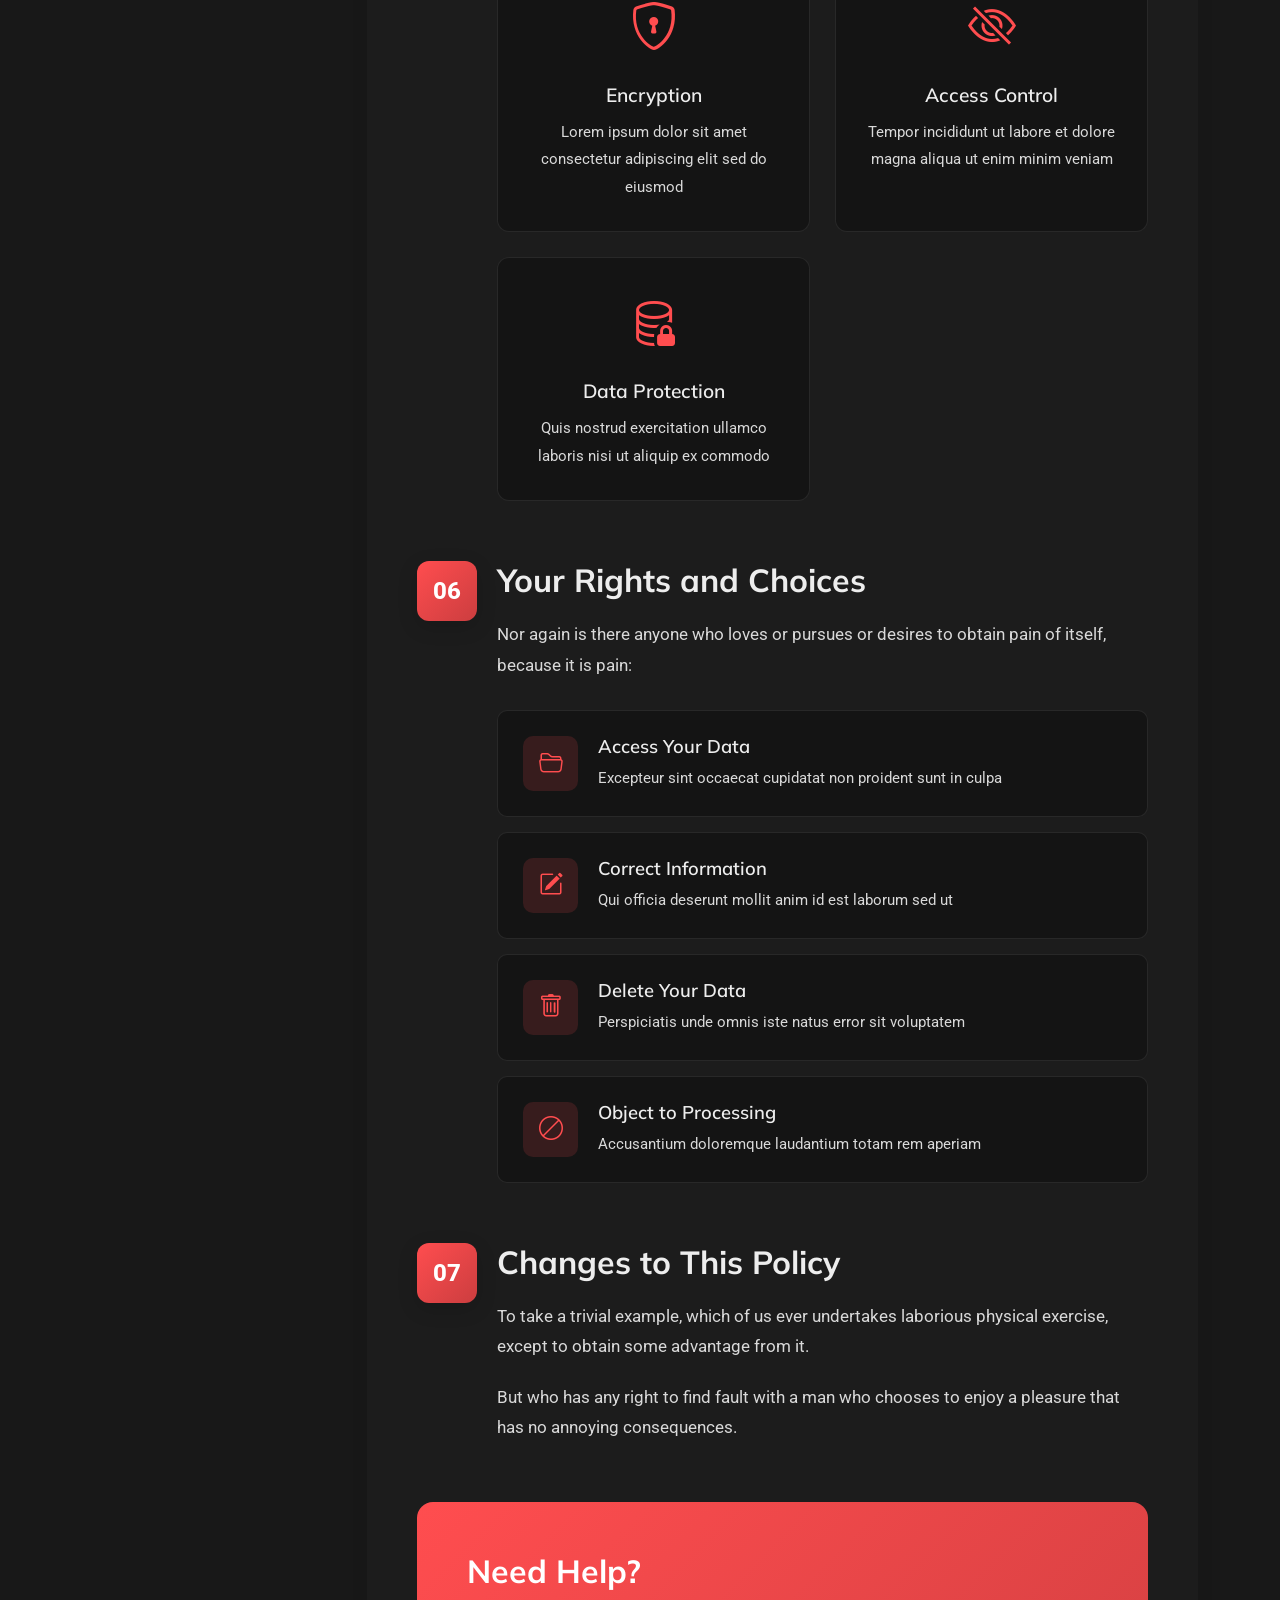
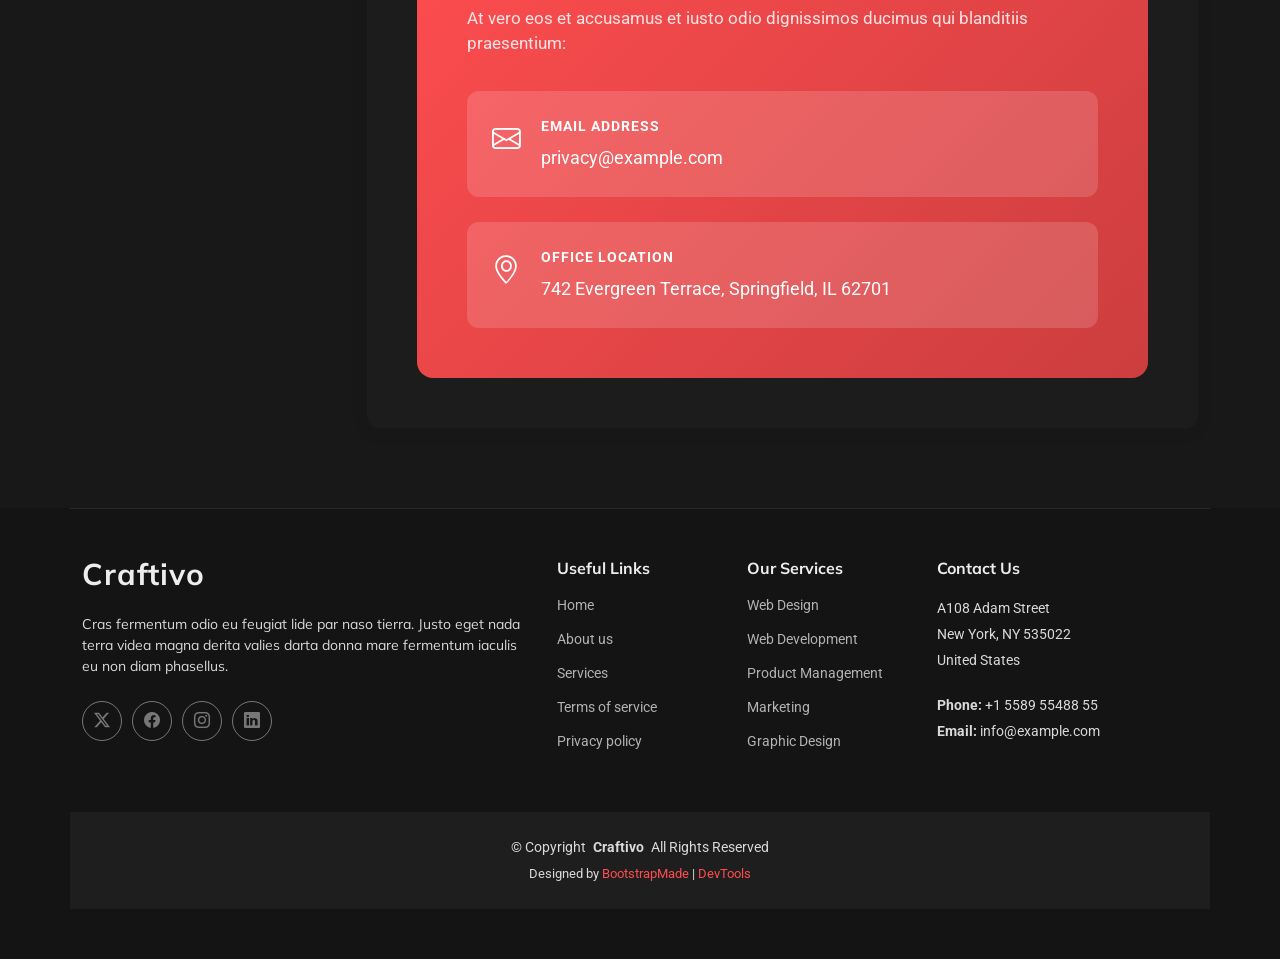
<file: privacy.html>
<!DOCTYPE html>
<html lang="en">

<head>
  <meta charset="utf-8">
  <meta content="width=device-width, initial-scale=1.0" name="viewport">
  <title>Privacy - Craftivo Bootstrap Template</title>
  <meta name="description" content="">
  <meta name="keywords" content="">

  <!-- Favicons -->
  <link href="assets/img/favicon.png" rel="icon">
  <link href="assets/img/apple-touch-icon.png" rel="apple-touch-icon">

  <!-- Fonts -->
  <link href="https://fonts.googleapis.com" rel="preconnect">
  <link href="https://fonts.gstatic.com" rel="preconnect" crossorigin>
  <link href="https://fonts.googleapis.com/css2?family=Roboto:ital,wght@0,100;0,300;0,400;0,500;0,700;0,900;1,100;1,300;1,400;1,500;1,700;1,900&family=Raleway:ital,wght@0,100;0,200;0,300;0,400;0,500;0,600;0,700;0,800;0,900;1,100;1,200;1,300;1,400;1,500;1,600;1,700;1,800;1,900&family=Mulish:ital,wght@0,200;0,300;0,400;0,500;0,600;0,700;0,800;0,900;1,200;1,300;1,400;1,500;1,600;1,700;1,800;1,900&display=swap" rel="stylesheet">

  <!-- Vendor CSS Files -->
  <link href="assets/vendor/bootstrap/css/bootstrap.min.css" rel="stylesheet">
  <link href="assets/vendor/bootstrap-icons/bootstrap-icons.css" rel="stylesheet">
  <link href="assets/vendor/aos/aos.css" rel="stylesheet">
  <link href="assets/vendor/glightbox/css/glightbox.min.css" rel="stylesheet">
  <link href="assets/vendor/swiper/swiper-bundle.min.css" rel="stylesheet">

  <!-- Main CSS File -->
  <link href="assets/css/main.css" rel="stylesheet">

  <!-- =======================================================
  * Template Name: Craftivo
  * Template URL: https://bootstrapmade.com/craftivo-bootstrap-portfolio-template/
  * Updated: Oct 04 2025 with Bootstrap v5.3.8
  * Author: BootstrapMade.com
  * License: https://bootstrapmade.com/license/
  ======================================================== -->
</head>

<body class="privacy-page">

  <header id="header" class="header d-flex align-items-center sticky-top">
    <div class="container-fluid container-xl position-relative d-flex align-items-center">

      <a href="index.html" class="logo d-flex align-items-center me-auto">
        <!-- Uncomment the line below if you also wish to use an image logo -->
        <!-- <img src="assets/img/logo.webp" alt=""> -->
        <h1 class="sitename">Craftivo</h1>
      </a>

      <nav id="navmenu" class="navmenu">
        <ul>
          <li><a href="#hero">Home</a></li>
          <li><a href="#about">About</a></li>
          <li><a href="#resume">Resume</a></li>
          <li><a href="#services">Services</a></li>
          <li><a href="#portfolio">Portfolio</a></li>
          <li class="dropdown"><a href="#"><span>Dropdown</span> <i class="bi bi-chevron-down toggle-dropdown"></i></a>
            <ul>
              <li><a href="#">Dropdown 1</a></li>
              <li class="dropdown"><a href="#"><span>Deep Dropdown</span> <i class="bi bi-chevron-down toggle-dropdown"></i></a>
                <ul>
                  <li><a href="#">Deep Dropdown 1</a></li>
                  <li><a href="#">Deep Dropdown 2</a></li>
                  <li><a href="#">Deep Dropdown 3</a></li>
                  <li><a href="#">Deep Dropdown 4</a></li>
                  <li><a href="#">Deep Dropdown 5</a></li>
                </ul>
              </li>
              <li><a href="#">Dropdown 2</a></li>
              <li><a href="#">Dropdown 3</a></li>
              <li><a href="#">Dropdown 4</a></li>
            </ul>
          </li>
          <li><a href="#contact">Contact</a></li>
        </ul>
        <i class="mobile-nav-toggle d-xl-none bi bi-list"></i>
      </nav>

      <a class="btn-getstarted" href="#about">Get Started</a>

    </div>
  </header>

  <main class="main">

    <!-- Page Title -->
    <div class="page-title light-background">
      <div class="container">
        <nav class="breadcrumbs">
          <ol>
            <li><a href="index.html">Home</a></li>
            <li class="current">Privacy</li>
          </ol>
        </nav>
        <h1>Privacy</h1>
      </div>
    </div><!-- End Page Title -->

    <!-- Privacy Section -->
    <section id="privacy" class="privacy section">

      <div class="container">

        <div class="row">
          <!-- Sidebar Navigation -->
          <div class="col-lg-3">
            <div class="policy-sidebar" data-aos="fade-right">
              <h3>Contents</h3>
              <nav class="policy-nav">
                <a href="#introduction" class="nav-link active">Introduction</a>
                <a href="#information-collect" class="nav-link">Information We Collect</a>
                <a href="#use-information" class="nav-link">How We Use Data</a>
                <a href="#sharing" class="nav-link">Information Sharing</a>
                <a href="#security" class="nav-link">Data Security</a>
                <a href="#rights" class="nav-link">Your Rights</a>
                <a href="#changes" class="nav-link">Policy Updates</a>
                <a href="#contact" class="nav-link">Contact Us</a>
              </nav>
            </div>
          </div>

          <!-- Main Content -->
          <div class="col-lg-9">
            <div class="policy-main">
              <!-- Header -->
              <div class="policy-hero" data-aos="fade-up">
                <div class="badge">Last Updated: February 27, 2025</div>
                <h1>Privacy Policy</h1>
                <p class="lead">Lorem ipsum dolor sit amet, consectetur adipiscing elit, sed do eiusmod tempor incididunt ut labore et dolore magna aliqua.</p>
              </div>

              <!-- Introduction -->
              <div class="policy-section" id="introduction" data-aos="fade-up" data-aos-delay="100">
                <div class="section-number">01</div>
                <h2>Introduction</h2>
                <p>Ut enim ad minim veniam, quis nostrud exercitation ullamco laboris nisi ut aliquip ex ea commodo consequat. Duis aute irure dolor in reprehenderit in voluptate velit esse cillum dolore eu fugiat nulla pariatur.</p>
                <p>Excepteur sint occaecat cupidatat non proident, sunt in culpa qui officia deserunt mollit anim id est laborum.</p>
              </div>

              <!-- Information Collection -->
              <div class="policy-section" id="information-collect" data-aos="fade-up" data-aos-delay="150">
                <div class="section-number">02</div>
                <h2>Information We Collect</h2>
                <p>Sed ut perspiciatis unde omnis iste natus error sit voluptatem accusantium doloremque laudantium, totam rem aperiam.</p>

                <div class="info-card">
                  <div class="card-icon">
                    <i class="bi bi-person-fill"></i>
                  </div>
                  <div class="card-content">
                    <h3>Personal Information</h3>
                    <p>Nemo enim ipsam voluptatem quia voluptas sit aspernatur aut odit aut fugit:</p>
                    <ul>
                      <li>Sed quia consequuntur magni dolores eos</li>
                      <li>Neque porro quisquam est</li>
                      <li>Quis autem vel eum iure reprehenderit</li>
                      <li>At vero eos et accusamus</li>
                    </ul>
                  </div>
                </div>

                <div class="info-card">
                  <div class="card-icon">
                    <i class="bi bi-gear-fill"></i>
                  </div>
                  <div class="card-content">
                    <h3>Automated Data Collection</h3>
                    <p>Et harum quidem rerum facilis est et expedita distinctio:</p>
                    <ul>
                      <li>Nam libero tempore, cum soluta nobis</li>
                      <li>Temporibus autem quibusdam et aut</li>
                      <li>Itaque earum rerum hic tenetur</li>
                      <li>Sed ut perspiciatis unde omnis</li>
                    </ul>
                  </div>
                </div>
              </div>

              <!-- Use of Information -->
              <div class="policy-section" id="use-information" data-aos="fade-up" data-aos-delay="200">
                <div class="section-number">03</div>
                <h2>How We Use Your Information</h2>
                <p>On the other hand, we denounce with righteous indignation and dislike men who are so beguiled and demoralized:</p>
                <div class="usage-grid">
                  <div class="usage-item">
                    <i class="bi bi-check-circle-fill"></i>
                    <span>Omnis dolor repellendus temporibus autem</span>
                  </div>
                  <div class="usage-item">
                    <i class="bi bi-check-circle-fill"></i>
                    <span>Itaque earum rerum hic tenetur sapiente</span>
                  </div>
                  <div class="usage-item">
                    <i class="bi bi-check-circle-fill"></i>
                    <span>Nam libero tempore cum soluta nobis</span>
                  </div>
                  <div class="usage-item">
                    <i class="bi bi-check-circle-fill"></i>
                    <span>Temporibus autem quibusdam et aut officiis</span>
                  </div>
                  <div class="usage-item">
                    <i class="bi bi-check-circle-fill"></i>
                    <span>At vero eos et accusamus dignissimos</span>
                  </div>
                  <div class="usage-item">
                    <i class="bi bi-check-circle-fill"></i>
                    <span>Et harum quidem rerum facilis expedita</span>
                  </div>
                </div>
              </div>

              <!-- Information Sharing -->
              <div class="policy-section" id="sharing" data-aos="fade-up" data-aos-delay="250">
                <div class="section-number">04</div>
                <h2>Information Sharing and Disclosure</h2>
                <p>These cases are perfectly simple and easy to distinguish. In a free hour, when our power of choice is untrammelled:</p>

                <div class="sharing-box">
                  <h3>With Your Consent</h3>
                  <p>Sed ut perspiciatis unde omnis iste natus error sit voluptatem accusantium doloremque laudantium, totam rem aperiam, eaque ipsa quae ab illo inventore.</p>
                </div>

                <div class="sharing-box">
                  <h3>Legal Requirements</h3>
                  <p>Nemo enim ipsam voluptatem quia voluptas sit aspernatur aut odit aut fugit, sed quia consequuntur magni dolores eos qui ratione:</p>
                  <ul>
                    <li>Voluptatem sequi nesciunt neque porro</li>
                    <li>Quisquam est qui dolorem ipsum quia</li>
                    <li>Dolor sit amet consectetur adipiscing elit</li>
                    <li>Sed do eiusmod tempor incididunt labore</li>
                  </ul>
                </div>
              </div>

              <!-- Data Security -->
              <div class="policy-section" id="security" data-aos="fade-up" data-aos-delay="300">
                <div class="section-number">05</div>
                <h2>Data Security</h2>
                <p>But I must explain to you how all this mistaken idea of denouncing pleasure and praising pain was born:</p>
                <div class="security-features">
                  <div class="feature">
                    <i class="bi bi-shield-lock"></i>
                    <h4>Encryption</h4>
                    <p>Lorem ipsum dolor sit amet consectetur adipiscing elit sed do eiusmod</p>
                  </div>
                  <div class="feature">
                    <i class="bi bi-eye-slash"></i>
                    <h4>Access Control</h4>
                    <p>Tempor incididunt ut labore et dolore magna aliqua ut enim minim veniam</p>
                  </div>
                  <div class="feature">
                    <i class="bi bi-database-lock"></i>
                    <h4>Data Protection</h4>
                    <p>Quis nostrud exercitation ullamco laboris nisi ut aliquip ex commodo</p>
                  </div>
                </div>
              </div>

              <!-- Your Rights -->
              <div class="policy-section" id="rights" data-aos="fade-up" data-aos-delay="100">
                <div class="section-number">06</div>
                <h2>Your Rights and Choices</h2>
                <p>Nor again is there anyone who loves or pursues or desires to obtain pain of itself, because it is pain:</p>
                <div class="rights-list">
                  <div class="right-item">
                    <div class="right-icon"><i class="bi bi-folder2-open"></i></div>
                    <div class="right-content">
                      <h4>Access Your Data</h4>
                      <p>Excepteur sint occaecat cupidatat non proident sunt in culpa</p>
                    </div>
                  </div>
                  <div class="right-item">
                    <div class="right-icon"><i class="bi bi-pencil-square"></i></div>
                    <div class="right-content">
                      <h4>Correct Information</h4>
                      <p>Qui officia deserunt mollit anim id est laborum sed ut</p>
                    </div>
                  </div>
                  <div class="right-item">
                    <div class="right-icon"><i class="bi bi-trash"></i></div>
                    <div class="right-content">
                      <h4>Delete Your Data</h4>
                      <p>Perspiciatis unde omnis iste natus error sit voluptatem</p>
                    </div>
                  </div>
                  <div class="right-item">
                    <div class="right-icon"><i class="bi bi-ban"></i></div>
                    <div class="right-content">
                      <h4>Object to Processing</h4>
                      <p>Accusantium doloremque laudantium totam rem aperiam</p>
                    </div>
                  </div>
                </div>
              </div>

              <!-- Policy Updates -->
              <div class="policy-section" id="changes" data-aos="fade-up" data-aos-delay="150">
                <div class="section-number">07</div>
                <h2>Changes to This Policy</h2>
                <p>To take a trivial example, which of us ever undertakes laborious physical exercise, except to obtain some advantage from it.</p>
                <p>But who has any right to find fault with a man who chooses to enjoy a pleasure that has no annoying consequences.</p>
              </div>

              <!-- Contact Section -->
              <div class="policy-contact" id="contact" data-aos="fade-up" data-aos-delay="200">
                <div class="contact-card">
                  <h2>Need Help?</h2>
                  <p>At vero eos et accusamus et iusto odio dignissimos ducimus qui blanditiis praesentium:</p>
                  <div class="contact-info">
                    <div class="info-item">
                      <i class="bi bi-envelope"></i>
                      <div>
                        <strong>Email Address</strong>
                        <span>privacy@example.com</span>
                      </div>
                    </div>
                    <div class="info-item">
                      <i class="bi bi-geo-alt"></i>
                      <div>
                        <strong>Office Location</strong>
                        <span>742 Evergreen Terrace, Springfield, IL 62701</span>
                      </div>
                    </div>
                  </div>
                </div>
              </div>

            </div>
          </div>

        </div>

      </div>

    </section><!-- /Privacy Section -->

  </main>

  <footer id="footer" class="footer">

    <div class="container footer-top">
      <div class="row gy-4">
        <div class="col-lg-5 col-md-12 footer-about">
          <a href="index.html" class="logo d-flex align-items-center">
            <span class="sitename">Craftivo</span>
          </a>
          <p>Cras fermentum odio eu feugiat lide par naso tierra. Justo eget nada terra videa magna derita valies darta donna mare fermentum iaculis eu non diam phasellus.</p>
          <div class="social-links d-flex mt-4">
            <a href=""><i class="bi bi-twitter-x"></i></a>
            <a href=""><i class="bi bi-facebook"></i></a>
            <a href=""><i class="bi bi-instagram"></i></a>
            <a href=""><i class="bi bi-linkedin"></i></a>
          </div>
        </div>

        <div class="col-lg-2 col-6 footer-links">
          <h4>Useful Links</h4>
          <ul>
            <li><a href="#">Home</a></li>
            <li><a href="#">About us</a></li>
            <li><a href="#">Services</a></li>
            <li><a href="#">Terms of service</a></li>
            <li><a href="#">Privacy policy</a></li>
          </ul>
        </div>

        <div class="col-lg-2 col-6 footer-links">
          <h4>Our Services</h4>
          <ul>
            <li><a href="#">Web Design</a></li>
            <li><a href="#">Web Development</a></li>
            <li><a href="#">Product Management</a></li>
            <li><a href="#">Marketing</a></li>
            <li><a href="#">Graphic Design</a></li>
          </ul>
        </div>

        <div class="col-lg-3 col-md-12 footer-contact text-center text-md-start">
          <h4>Contact Us</h4>
          <p>A108 Adam Street</p>
          <p>New York, NY 535022</p>
          <p>United States</p>
          <p class="mt-4"><strong>Phone:</strong> <span>+1 5589 55488 55</span></p>
          <p><strong>Email:</strong> <span>info@example.com</span></p>
        </div>

      </div>
    </div>

    <div class="container copyright text-center mt-4">
      <p>© <span>Copyright</span> <strong class="px-1 sitename">Craftivo</strong> <span>All Rights Reserved</span></p>
      <div class="credits">
        <!-- All the links in the footer should remain intact. -->
        <!-- You can delete the links only if you've purchased the pro version. -->
        <!-- Licensing information: https://bootstrapmade.com/license/ -->
        <!-- Purchase the pro version with working PHP/AJAX contact form: [buy-url] -->
        Designed by <a href="https://bootstrapmade.com/">BootstrapMade</a> | <a href="https://bootstrapmade.com/tools/">DevTools</a>
      </div>
    </div>

  </footer>

  <!-- Scroll Top -->
  <a href="#" id="scroll-top" class="scroll-top d-flex align-items-center justify-content-center"><i class="bi bi-arrow-up-short"></i></a>

  <!-- Preloader -->
  <div id="preloader"></div>

  <!-- Vendor JS Files -->
  <script src="assets/vendor/bootstrap/js/bootstrap.bundle.min.js"></script>
  <script src="assets/vendor/php-email-form/validate.js"></script>
  <script src="assets/vendor/aos/aos.js"></script>
  <script src="assets/vendor/typed.js/typed.umd.js"></script>
  <script src="assets/vendor/waypoints/noframework.waypoints.js"></script>
  <script src="assets/vendor/glightbox/js/glightbox.min.js"></script>
  <script src="assets/vendor/imagesloaded/imagesloaded.pkgd.min.js"></script>
  <script src="assets/vendor/isotope-layout/isotope.pkgd.min.js"></script>
  <script src="assets/vendor/swiper/swiper-bundle.min.js"></script>

  <!-- Main JS File -->
  <script src="assets/js/main.js"></script>

</body>

</html>
</file>
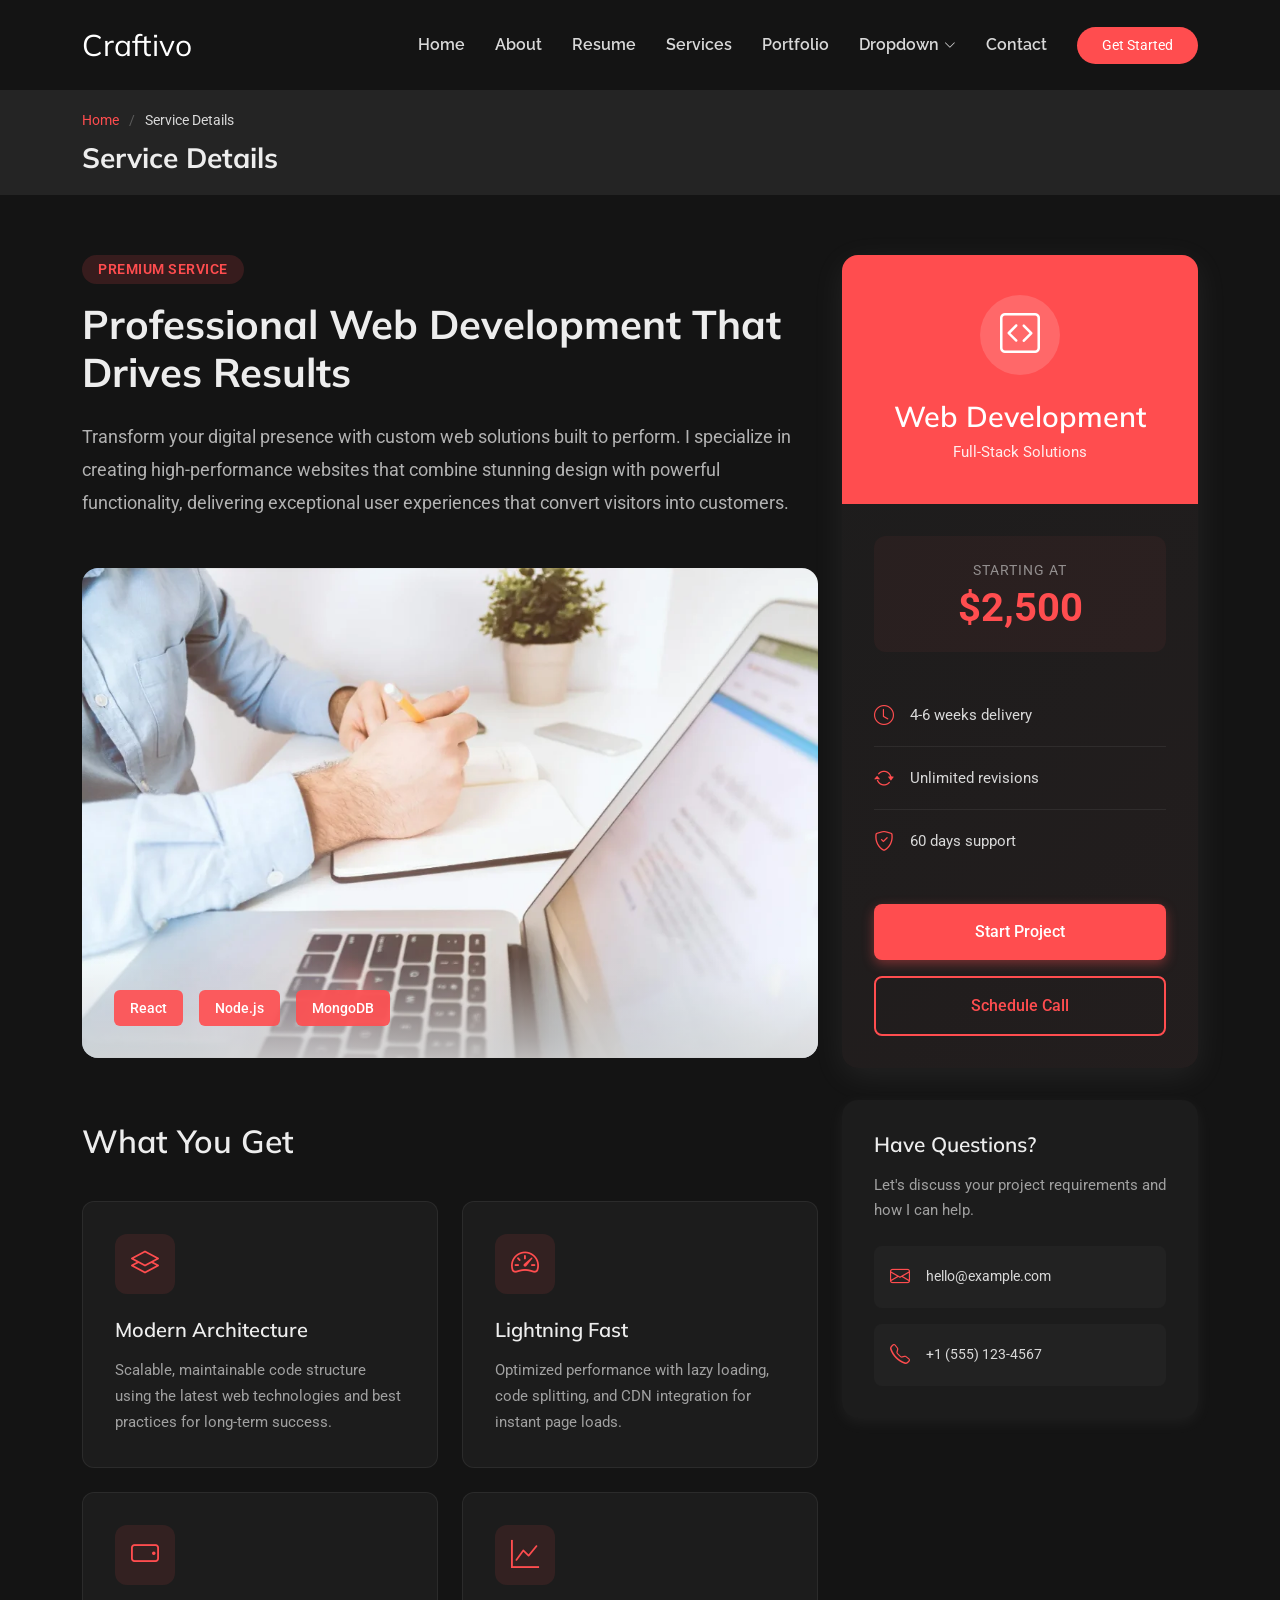
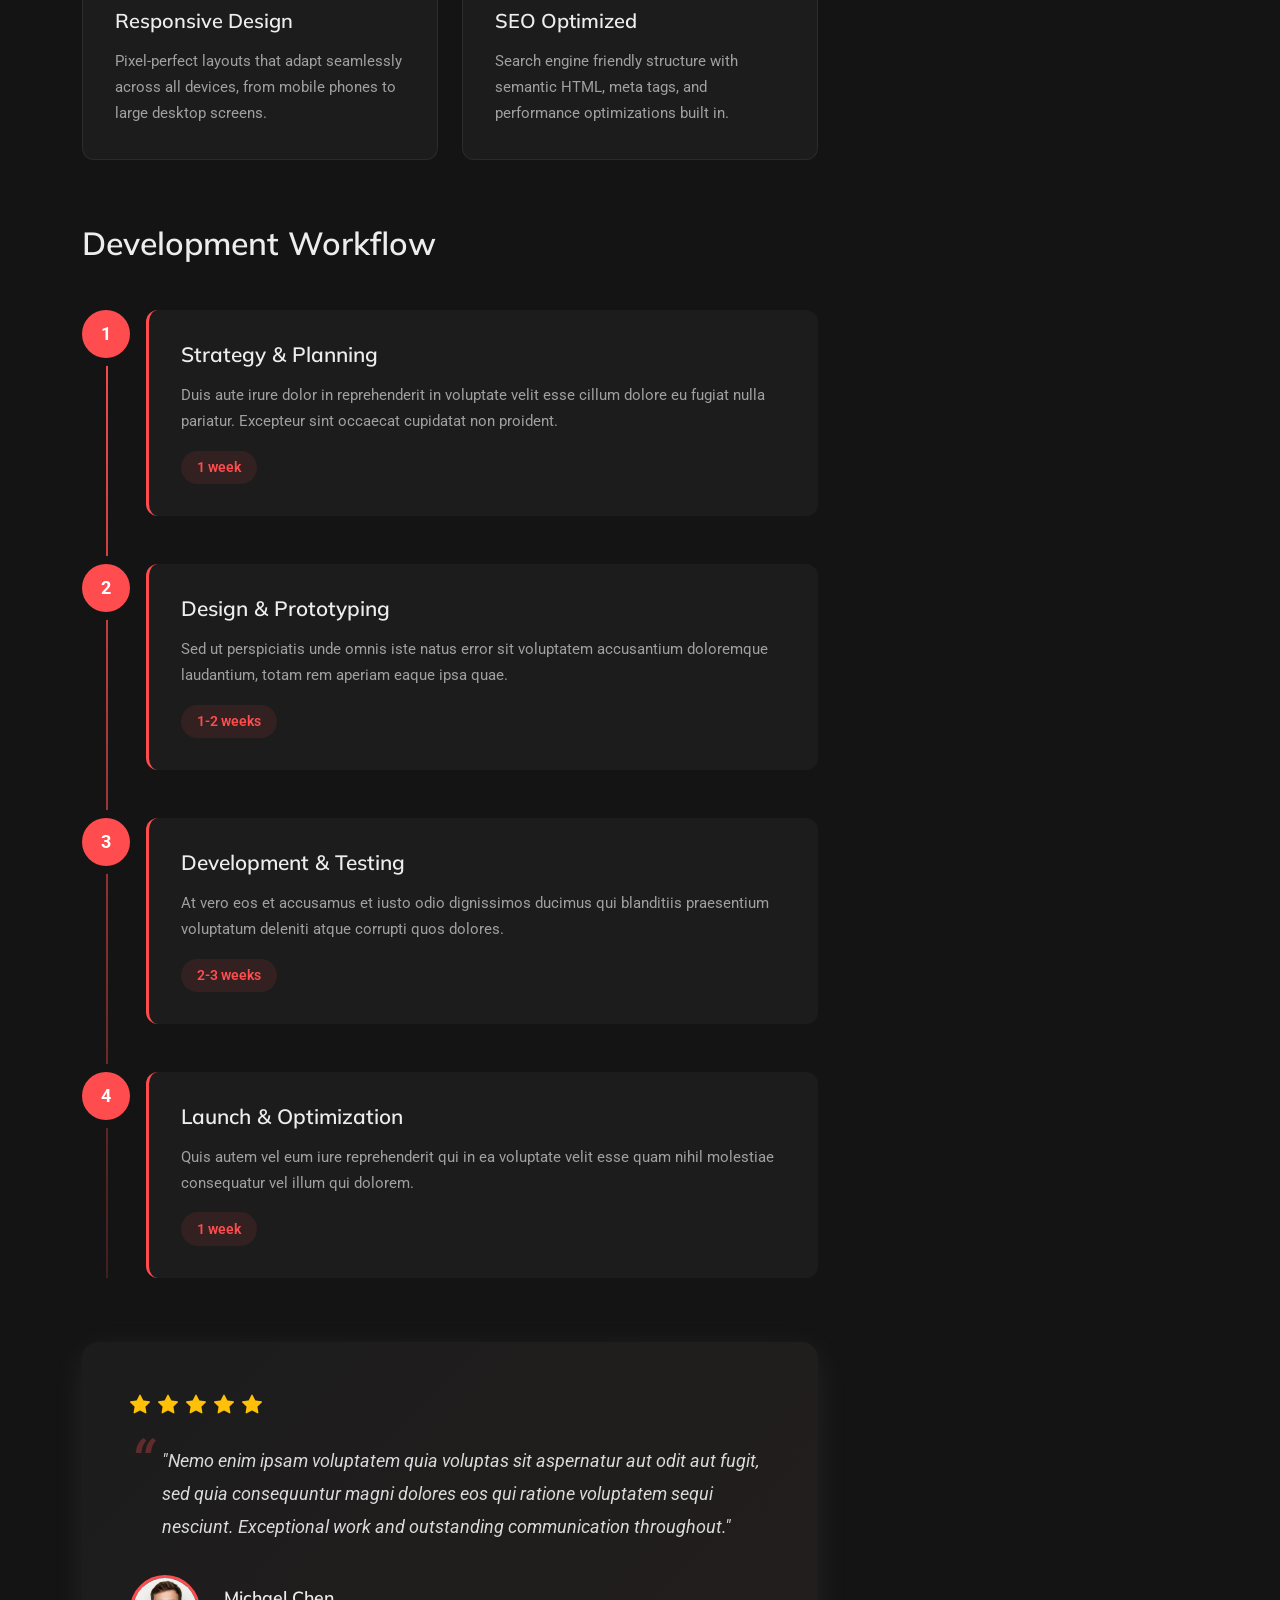
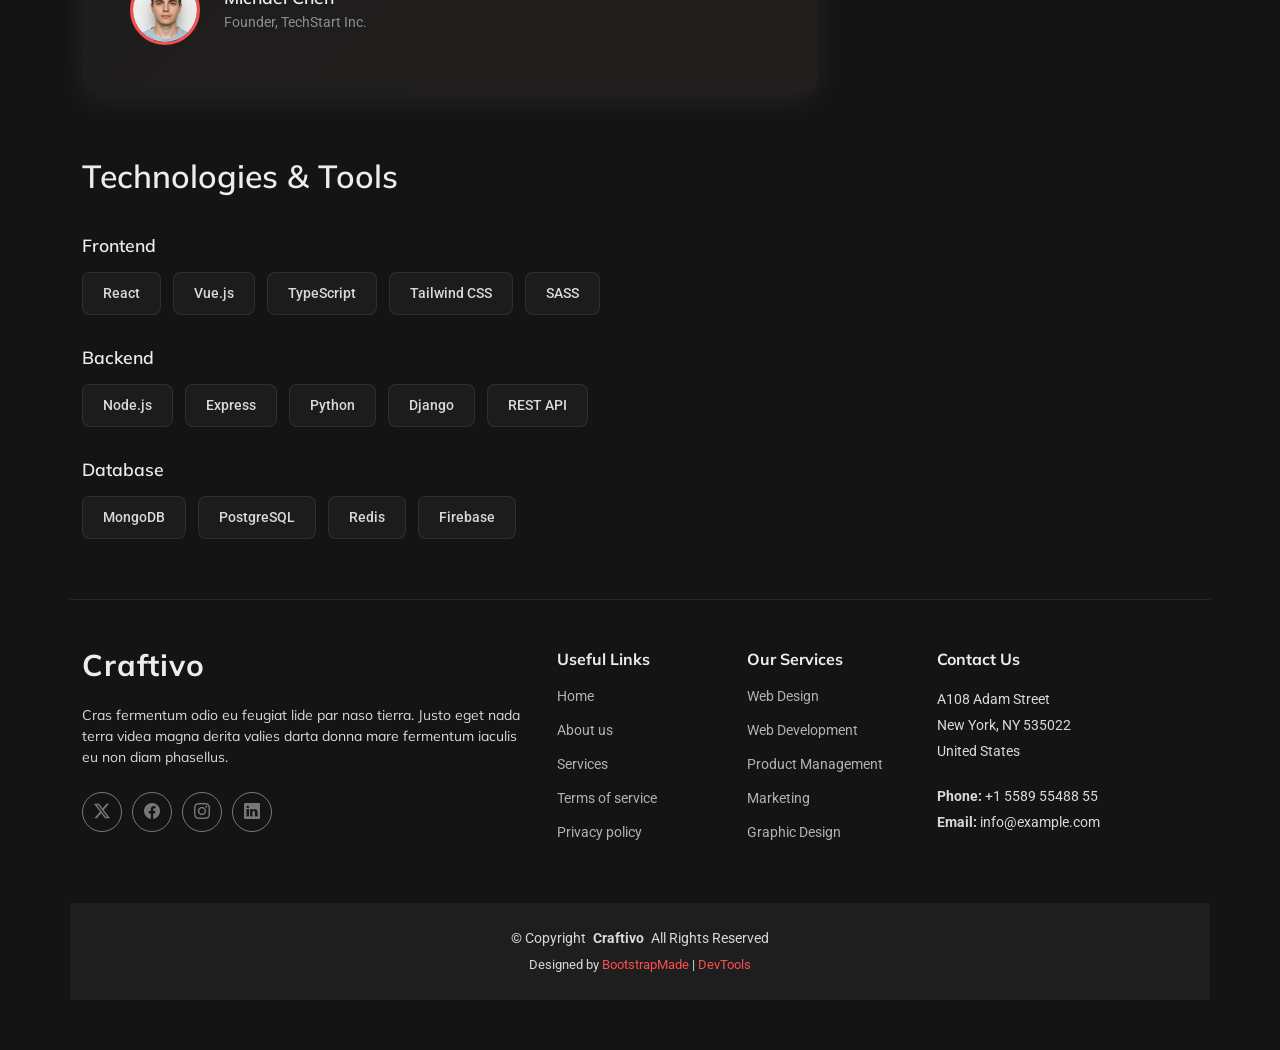
<file: service-details.html>
<!DOCTYPE html>
<html lang="en">

<head>
  <meta charset="utf-8">
  <meta content="width=device-width, initial-scale=1.0" name="viewport">
  <title>Service Details - Craftivo Bootstrap Template</title>
  <meta name="description" content="">
  <meta name="keywords" content="">

  <!-- Favicons -->
  <link href="assets/img/favicon.png" rel="icon">
  <link href="assets/img/apple-touch-icon.png" rel="apple-touch-icon">

  <!-- Fonts -->
  <link href="https://fonts.googleapis.com" rel="preconnect">
  <link href="https://fonts.gstatic.com" rel="preconnect" crossorigin>
  <link href="https://fonts.googleapis.com/css2?family=Roboto:ital,wght@0,100;0,300;0,400;0,500;0,700;0,900;1,100;1,300;1,400;1,500;1,700;1,900&family=Raleway:ital,wght@0,100;0,200;0,300;0,400;0,500;0,600;0,700;0,800;0,900;1,100;1,200;1,300;1,400;1,500;1,600;1,700;1,800;1,900&family=Mulish:ital,wght@0,200;0,300;0,400;0,500;0,600;0,700;0,800;0,900;1,200;1,300;1,400;1,500;1,600;1,700;1,800;1,900&display=swap" rel="stylesheet">

  <!-- Vendor CSS Files -->
  <link href="assets/vendor/bootstrap/css/bootstrap.min.css" rel="stylesheet">
  <link href="assets/vendor/bootstrap-icons/bootstrap-icons.css" rel="stylesheet">
  <link href="assets/vendor/aos/aos.css" rel="stylesheet">
  <link href="assets/vendor/glightbox/css/glightbox.min.css" rel="stylesheet">
  <link href="assets/vendor/swiper/swiper-bundle.min.css" rel="stylesheet">

  <!-- Main CSS File -->
  <link href="assets/css/main.css" rel="stylesheet">

  <!-- =======================================================
  * Template Name: Craftivo
  * Template URL: https://bootstrapmade.com/craftivo-bootstrap-portfolio-template/
  * Updated: Oct 04 2025 with Bootstrap v5.3.8
  * Author: BootstrapMade.com
  * License: https://bootstrapmade.com/license/
  ======================================================== -->
</head>

<body class="service-details-page">

  <header id="header" class="header d-flex align-items-center sticky-top">
    <div class="container-fluid container-xl position-relative d-flex align-items-center">

      <a href="index.html" class="logo d-flex align-items-center me-auto">
        <!-- Uncomment the line below if you also wish to use an image logo -->
        <!-- <img src="assets/img/logo.webp" alt=""> -->
        <h1 class="sitename">Craftivo</h1>
      </a>

      <nav id="navmenu" class="navmenu">
        <ul>
          <li><a href="#hero">Home</a></li>
          <li><a href="#about">About</a></li>
          <li><a href="#resume">Resume</a></li>
          <li><a href="#services">Services</a></li>
          <li><a href="#portfolio">Portfolio</a></li>
          <li class="dropdown"><a href="#"><span>Dropdown</span> <i class="bi bi-chevron-down toggle-dropdown"></i></a>
            <ul>
              <li><a href="#">Dropdown 1</a></li>
              <li class="dropdown"><a href="#"><span>Deep Dropdown</span> <i class="bi bi-chevron-down toggle-dropdown"></i></a>
                <ul>
                  <li><a href="#">Deep Dropdown 1</a></li>
                  <li><a href="#">Deep Dropdown 2</a></li>
                  <li><a href="#">Deep Dropdown 3</a></li>
                  <li><a href="#">Deep Dropdown 4</a></li>
                  <li><a href="#">Deep Dropdown 5</a></li>
                </ul>
              </li>
              <li><a href="#">Dropdown 2</a></li>
              <li><a href="#">Dropdown 3</a></li>
              <li><a href="#">Dropdown 4</a></li>
            </ul>
          </li>
          <li><a href="#contact">Contact</a></li>
        </ul>
        <i class="mobile-nav-toggle d-xl-none bi bi-list"></i>
      </nav>

      <a class="btn-getstarted" href="#about">Get Started</a>

    </div>
  </header>

  <main class="main">

    <!-- Page Title -->
    <div class="page-title light-background">
      <div class="container">
        <nav class="breadcrumbs">
          <ol>
            <li><a href="index.html">Home</a></li>
            <li class="current">Service Details</li>
          </ol>
        </nav>
        <h1>Service Details</h1>
      </div>
    </div><!-- End Page Title -->

    <!-- Service Details Section -->
    <section id="service-details" class="service-details section">

      <div class="container" data-aos="fade-up" data-aos-delay="100">

        <div class="row">

          <div class="col-lg-4 order-lg-2">

            <div class="sticky-sidebar">

              <div class="service-card" data-aos="fade-left" data-aos-delay="200">
                <div class="card-header">
                  <div class="service-icon">
                    <i class="bi bi-code-square"></i>
                  </div>
                  <h3>Web Development</h3>
                  <p class="service-tagline">Full-Stack Solutions</p>
                </div>
                <div class="card-body">
                  <div class="price-tag">
                    <span class="label">Starting at</span>
                    <span class="price">$2,500</span>
                  </div>
                  <ul class="quick-info">
                    <li>
                      <i class="bi bi-clock"></i>
                      <span>4-6 weeks delivery</span>
                    </li>
                    <li>
                      <i class="bi bi-arrow-repeat"></i>
                      <span>Unlimited revisions</span>
                    </li>
                    <li>
                      <i class="bi bi-shield-check"></i>
                      <span>60 days support</span>
                    </li>
                  </ul>
                  <div class="cta-buttons">
                    <a href="#" class="btn-primary">Start Project</a>
                    <a href="#" class="btn-secondary">Schedule Call</a>
                  </div>
                </div>
              </div>

              <div class="contact-card" data-aos="fade-left" data-aos-delay="300">
                <h4>Have Questions?</h4>
                <p>Let's discuss your project requirements and how I can help.</p>
                <div class="contact-methods">
                  <a href="mailto:hello@example.com" class="contact-item">
                    <i class="bi bi-envelope"></i>
                    <span>hello@example.com</span>
                  </a>
                  <a href="tel:+15551234567" class="contact-item">
                    <i class="bi bi-telephone"></i>
                    <span>+1 (555) 123-4567</span>
                  </a>
                </div>
              </div>

            </div>

          </div>

          <div class="col-lg-8 order-lg-1">

            <div class="service-overview" data-aos="fade-up" data-aos-delay="200">
              <div class="overview-header">
                <span class="badge">Premium Service</span>
                <h2>Professional Web Development That Drives Results</h2>
              </div>
              <p class="lead-text">Transform your digital presence with custom web solutions built to perform. I specialize in creating high-performance websites that combine stunning design with powerful functionality, delivering exceptional user experiences that convert visitors into customers.</p>
            </div>

            <div class="service-image-showcase" data-aos="zoom-in" data-aos-delay="300">
              <img src="assets/img/services/services-1.webp" alt="Web Development" class="img-fluid main-image">
              <div class="image-overlay">
                <div class="tech-stack">
                  <span class="tech-item">React</span>
                  <span class="tech-item">Node.js</span>
                  <span class="tech-item">MongoDB</span>
                </div>
              </div>
            </div>

            <div class="features-grid" data-aos="fade-up" data-aos-delay="400">
              <h3 class="section-heading">What You Get</h3>
              <div class="row g-4">
                <div class="col-md-6">
                  <div class="feature-box">
                    <div class="icon-wrapper">
                      <i class="bi bi-layers"></i>
                    </div>
                    <h4>Modern Architecture</h4>
                    <p>Scalable, maintainable code structure using the latest web technologies and best practices for long-term success.</p>
                  </div>
                </div>
                <div class="col-md-6">
                  <div class="feature-box">
                    <div class="icon-wrapper">
                      <i class="bi bi-speedometer2"></i>
                    </div>
                    <h4>Lightning Fast</h4>
                    <p>Optimized performance with lazy loading, code splitting, and CDN integration for instant page loads.</p>
                  </div>
                </div>
                <div class="col-md-6">
                  <div class="feature-box">
                    <div class="icon-wrapper">
                      <i class="bi bi-phone-landscape"></i>
                    </div>
                    <h4>Responsive Design</h4>
                    <p>Pixel-perfect layouts that adapt seamlessly across all devices, from mobile phones to large desktop screens.</p>
                  </div>
                </div>
                <div class="col-md-6">
                  <div class="feature-box">
                    <div class="icon-wrapper">
                      <i class="bi bi-graph-up"></i>
                    </div>
                    <h4>SEO Optimized</h4>
                    <p>Search engine friendly structure with semantic HTML, meta tags, and performance optimizations built in.</p>
                  </div>
                </div>
              </div>
            </div>

            <div class="workflow-section" data-aos="fade-up" data-aos-delay="500">
              <h3 class="section-heading">Development Workflow</h3>
              <div class="timeline">
                <div class="timeline-item">
                  <div class="timeline-marker">1</div>
                  <div class="timeline-content">
                    <h4>Strategy &amp; Planning</h4>
                    <p>Duis aute irure dolor in reprehenderit in voluptate velit esse cillum dolore eu fugiat nulla pariatur. Excepteur sint occaecat cupidatat non proident.</p>
                    <span class="duration">1 week</span>
                  </div>
                </div>
                <div class="timeline-item">
                  <div class="timeline-marker">2</div>
                  <div class="timeline-content">
                    <h4>Design &amp; Prototyping</h4>
                    <p>Sed ut perspiciatis unde omnis iste natus error sit voluptatem accusantium doloremque laudantium, totam rem aperiam eaque ipsa quae.</p>
                    <span class="duration">1-2 weeks</span>
                  </div>
                </div>
                <div class="timeline-item">
                  <div class="timeline-marker">3</div>
                  <div class="timeline-content">
                    <h4>Development &amp; Testing</h4>
                    <p>At vero eos et accusamus et iusto odio dignissimos ducimus qui blanditiis praesentium voluptatum deleniti atque corrupti quos dolores.</p>
                    <span class="duration">2-3 weeks</span>
                  </div>
                </div>
                <div class="timeline-item">
                  <div class="timeline-marker">4</div>
                  <div class="timeline-content">
                    <h4>Launch &amp; Optimization</h4>
                    <p>Quis autem vel eum iure reprehenderit qui in ea voluptate velit esse quam nihil molestiae consequatur vel illum qui dolorem.</p>
                    <span class="duration">1 week</span>
                  </div>
                </div>
              </div>
            </div>

            <div class="testimonial-section" data-aos="fade-up" data-aos-delay="600">
              <div class="testimonial-card">
                <div class="stars">
                  <i class="bi bi-star-fill"></i>
                  <i class="bi bi-star-fill"></i>
                  <i class="bi bi-star-fill"></i>
                  <i class="bi bi-star-fill"></i>
                  <i class="bi bi-star-fill"></i>
                </div>
                <blockquote>
                  "Nemo enim ipsam voluptatem quia voluptas sit aspernatur aut odit aut fugit, sed quia consequuntur magni dolores eos qui ratione voluptatem sequi nesciunt. Exceptional work and outstanding communication throughout."
                </blockquote>
                <div class="client-info">
                  <img src="assets/img/person/person-m-5.webp" alt="Michael Chen" class="client-avatar">
                  <div class="client-details">
                    <h5>Michael Chen</h5>
                    <p>Founder, TechStart Inc.</p>
                  </div>
                </div>
              </div>
            </div>

            <div class="tech-details" data-aos="fade-up" data-aos-delay="700">
              <h3 class="section-heading">Technologies &amp; Tools</h3>
              <div class="tech-categories">
                <div class="tech-category">
                  <h5>Frontend</h5>
                  <div class="tech-tags">
                    <span>React</span>
                    <span>Vue.js</span>
                    <span>TypeScript</span>
                    <span>Tailwind CSS</span>
                    <span>SASS</span>
                  </div>
                </div>
                <div class="tech-category">
                  <h5>Backend</h5>
                  <div class="tech-tags">
                    <span>Node.js</span>
                    <span>Express</span>
                    <span>Python</span>
                    <span>Django</span>
                    <span>REST API</span>
                  </div>
                </div>
                <div class="tech-category">
                  <h5>Database</h5>
                  <div class="tech-tags">
                    <span>MongoDB</span>
                    <span>PostgreSQL</span>
                    <span>Redis</span>
                    <span>Firebase</span>
                  </div>
                </div>
              </div>
            </div>

          </div>

        </div>

      </div>

    </section><!-- /Service Details Section -->

  </main>

  <footer id="footer" class="footer">

    <div class="container footer-top">
      <div class="row gy-4">
        <div class="col-lg-5 col-md-12 footer-about">
          <a href="index.html" class="logo d-flex align-items-center">
            <span class="sitename">Craftivo</span>
          </a>
          <p>Cras fermentum odio eu feugiat lide par naso tierra. Justo eget nada terra videa magna derita valies darta donna mare fermentum iaculis eu non diam phasellus.</p>
          <div class="social-links d-flex mt-4">
            <a href=""><i class="bi bi-twitter-x"></i></a>
            <a href=""><i class="bi bi-facebook"></i></a>
            <a href=""><i class="bi bi-instagram"></i></a>
            <a href=""><i class="bi bi-linkedin"></i></a>
          </div>
        </div>

        <div class="col-lg-2 col-6 footer-links">
          <h4>Useful Links</h4>
          <ul>
            <li><a href="#">Home</a></li>
            <li><a href="#">About us</a></li>
            <li><a href="#">Services</a></li>
            <li><a href="#">Terms of service</a></li>
            <li><a href="#">Privacy policy</a></li>
          </ul>
        </div>

        <div class="col-lg-2 col-6 footer-links">
          <h4>Our Services</h4>
          <ul>
            <li><a href="#">Web Design</a></li>
            <li><a href="#">Web Development</a></li>
            <li><a href="#">Product Management</a></li>
            <li><a href="#">Marketing</a></li>
            <li><a href="#">Graphic Design</a></li>
          </ul>
        </div>

        <div class="col-lg-3 col-md-12 footer-contact text-center text-md-start">
          <h4>Contact Us</h4>
          <p>A108 Adam Street</p>
          <p>New York, NY 535022</p>
          <p>United States</p>
          <p class="mt-4"><strong>Phone:</strong> <span>+1 5589 55488 55</span></p>
          <p><strong>Email:</strong> <span>info@example.com</span></p>
        </div>

      </div>
    </div>

    <div class="container copyright text-center mt-4">
      <p>© <span>Copyright</span> <strong class="px-1 sitename">Craftivo</strong> <span>All Rights Reserved</span></p>
      <div class="credits">
        <!-- All the links in the footer should remain intact. -->
        <!-- You can delete the links only if you've purchased the pro version. -->
        <!-- Licensing information: https://bootstrapmade.com/license/ -->
        <!-- Purchase the pro version with working PHP/AJAX contact form: [buy-url] -->
        Designed by <a href="https://bootstrapmade.com/">BootstrapMade</a> | <a href="https://bootstrapmade.com/tools/">DevTools</a>
      </div>
    </div>

  </footer>

  <!-- Scroll Top -->
  <a href="#" id="scroll-top" class="scroll-top d-flex align-items-center justify-content-center"><i class="bi bi-arrow-up-short"></i></a>

  <!-- Preloader -->
  <div id="preloader"></div>

  <!-- Vendor JS Files -->
  <script src="assets/vendor/bootstrap/js/bootstrap.bundle.min.js"></script>
  <script src="assets/vendor/php-email-form/validate.js"></script>
  <script src="assets/vendor/aos/aos.js"></script>
  <script src="assets/vendor/typed.js/typed.umd.js"></script>
  <script src="assets/vendor/waypoints/noframework.waypoints.js"></script>
  <script src="assets/vendor/glightbox/js/glightbox.min.js"></script>
  <script src="assets/vendor/imagesloaded/imagesloaded.pkgd.min.js"></script>
  <script src="assets/vendor/isotope-layout/isotope.pkgd.min.js"></script>
  <script src="assets/vendor/swiper/swiper-bundle.min.js"></script>

  <!-- Main JS File -->
  <script src="assets/js/main.js"></script>

</body>

</html>
</file>
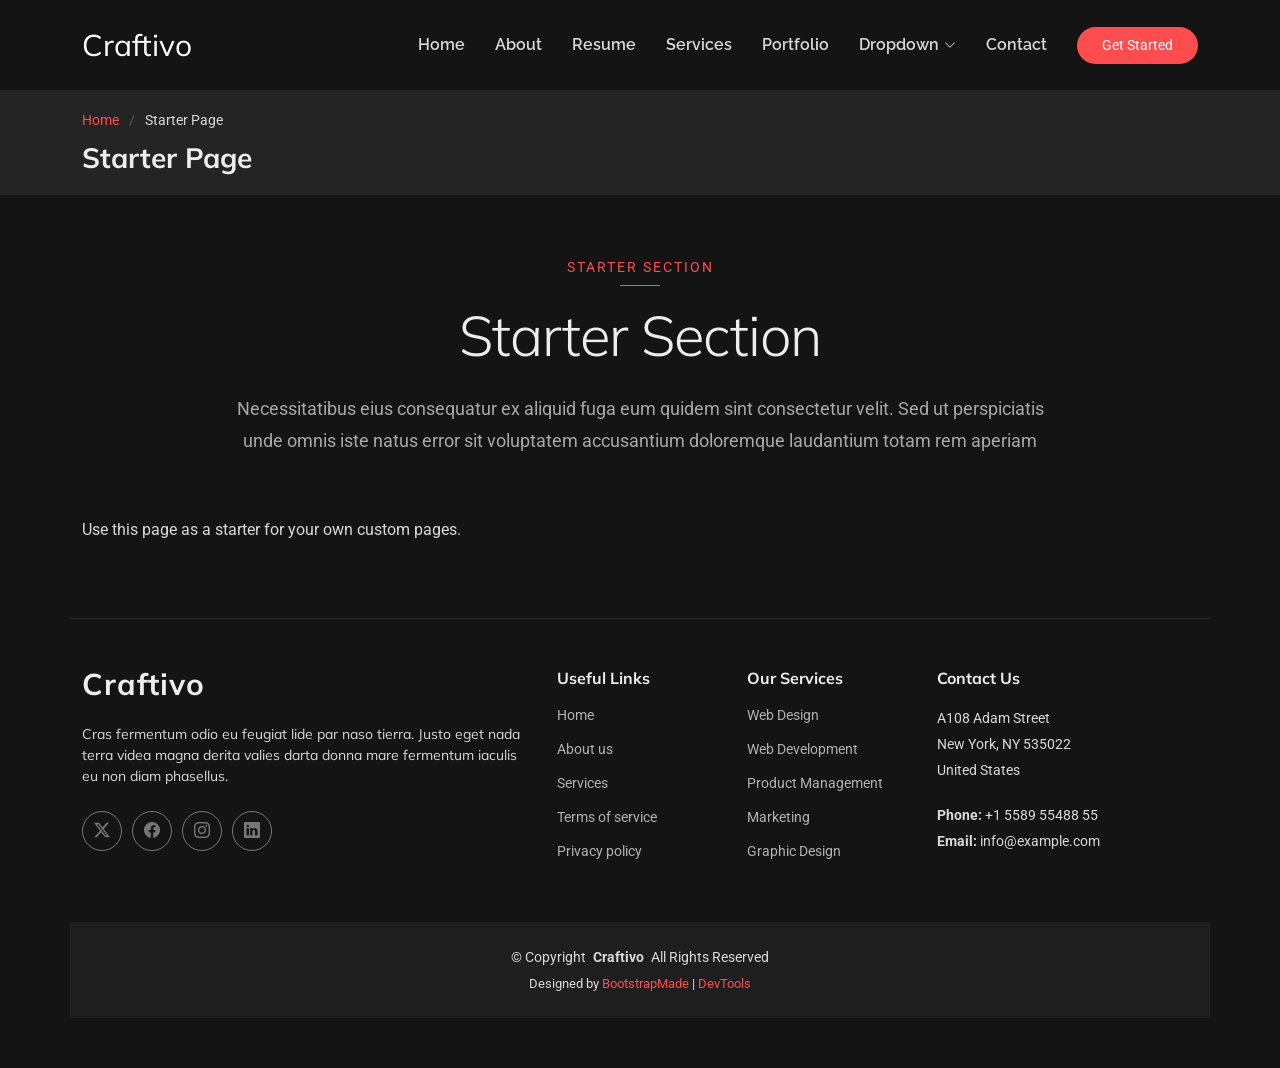
<file: starter-page.html>
<!DOCTYPE html>
<html lang="en">

<head>
  <meta charset="utf-8">
  <meta content="width=device-width, initial-scale=1.0" name="viewport">
  <title>Starter Page - Craftivo Bootstrap Template</title>
  <meta name="description" content="">
  <meta name="keywords" content="">

  <!-- Favicons -->
  <link href="assets/img/favicon.png" rel="icon">
  <link href="assets/img/apple-touch-icon.png" rel="apple-touch-icon">

  <!-- Fonts -->
  <link href="https://fonts.googleapis.com" rel="preconnect">
  <link href="https://fonts.gstatic.com" rel="preconnect" crossorigin>
  <link href="https://fonts.googleapis.com/css2?family=Roboto:ital,wght@0,100;0,300;0,400;0,500;0,700;0,900;1,100;1,300;1,400;1,500;1,700;1,900&family=Raleway:ital,wght@0,100;0,200;0,300;0,400;0,500;0,600;0,700;0,800;0,900;1,100;1,200;1,300;1,400;1,500;1,600;1,700;1,800;1,900&family=Mulish:ital,wght@0,200;0,300;0,400;0,500;0,600;0,700;0,800;0,900;1,200;1,300;1,400;1,500;1,600;1,700;1,800;1,900&display=swap" rel="stylesheet">

  <!-- Vendor CSS Files -->
  <link href="assets/vendor/bootstrap/css/bootstrap.min.css" rel="stylesheet">
  <link href="assets/vendor/bootstrap-icons/bootstrap-icons.css" rel="stylesheet">
  <link href="assets/vendor/aos/aos.css" rel="stylesheet">
  <link href="assets/vendor/glightbox/css/glightbox.min.css" rel="stylesheet">
  <link href="assets/vendor/swiper/swiper-bundle.min.css" rel="stylesheet">

  <!-- Main CSS File -->
  <link href="assets/css/main.css" rel="stylesheet">

  <!-- =======================================================
  * Template Name: Craftivo
  * Template URL: https://bootstrapmade.com/craftivo-bootstrap-portfolio-template/
  * Updated: Oct 04 2025 with Bootstrap v5.3.8
  * Author: BootstrapMade.com
  * License: https://bootstrapmade.com/license/
  ======================================================== -->
</head>

<body class="starter-page-page">

  <header id="header" class="header d-flex align-items-center sticky-top">
    <div class="container-fluid container-xl position-relative d-flex align-items-center">

      <a href="index.html" class="logo d-flex align-items-center me-auto">
        <!-- Uncomment the line below if you also wish to use an image logo -->
        <!-- <img src="assets/img/logo.webp" alt=""> -->
        <h1 class="sitename">Craftivo</h1>
      </a>

      <nav id="navmenu" class="navmenu">
        <ul>
          <li><a href="#hero">Home</a></li>
          <li><a href="#about">About</a></li>
          <li><a href="#resume">Resume</a></li>
          <li><a href="#services">Services</a></li>
          <li><a href="#portfolio">Portfolio</a></li>
          <li class="dropdown"><a href="#"><span>Dropdown</span> <i class="bi bi-chevron-down toggle-dropdown"></i></a>
            <ul>
              <li><a href="#">Dropdown 1</a></li>
              <li class="dropdown"><a href="#"><span>Deep Dropdown</span> <i class="bi bi-chevron-down toggle-dropdown"></i></a>
                <ul>
                  <li><a href="#">Deep Dropdown 1</a></li>
                  <li><a href="#">Deep Dropdown 2</a></li>
                  <li><a href="#">Deep Dropdown 3</a></li>
                  <li><a href="#">Deep Dropdown 4</a></li>
                  <li><a href="#">Deep Dropdown 5</a></li>
                </ul>
              </li>
              <li><a href="#">Dropdown 2</a></li>
              <li><a href="#">Dropdown 3</a></li>
              <li><a href="#">Dropdown 4</a></li>
            </ul>
          </li>
          <li><a href="#contact">Contact</a></li>
        </ul>
        <i class="mobile-nav-toggle d-xl-none bi bi-list"></i>
      </nav>

      <a class="btn-getstarted" href="#about">Get Started</a>

    </div>
  </header>

  <main class="main">

    <!-- Page Title -->
    <div class="page-title light-background">
      <div class="container">
        <nav class="breadcrumbs">
          <ol>
            <li><a href="index.html">Home</a></li>
            <li class="current">Starter Page</li>
          </ol>
        </nav>
        <h1>Starter Page</h1>
      </div>
    </div><!-- End Page Title -->

    <!-- Starter Section Section -->
    <section id="starter-section" class="starter-section section">

      <!-- Section Title -->
      <div class="container section-title" data-aos="fade-up">
        <span class="subtitle">Starter Section</span>
        <h2>Starter Section</h2>
        <p>Necessitatibus eius consequatur ex aliquid fuga eum quidem sint consectetur velit. Sed ut perspiciatis unde omnis iste natus error sit voluptatem accusantium doloremque laudantium totam rem aperiam</p>
      </div><!-- End Section Title -->

      <div class="container" data-aos="fade-up">
        <p>Use this page as a starter for your own custom pages.</p>
      </div>

    </section><!-- /Starter Section Section -->

  </main>

  <footer id="footer" class="footer">

    <div class="container footer-top">
      <div class="row gy-4">
        <div class="col-lg-5 col-md-12 footer-about">
          <a href="index.html" class="logo d-flex align-items-center">
            <span class="sitename">Craftivo</span>
          </a>
          <p>Cras fermentum odio eu feugiat lide par naso tierra. Justo eget nada terra videa magna derita valies darta donna mare fermentum iaculis eu non diam phasellus.</p>
          <div class="social-links d-flex mt-4">
            <a href=""><i class="bi bi-twitter-x"></i></a>
            <a href=""><i class="bi bi-facebook"></i></a>
            <a href=""><i class="bi bi-instagram"></i></a>
            <a href=""><i class="bi bi-linkedin"></i></a>
          </div>
        </div>

        <div class="col-lg-2 col-6 footer-links">
          <h4>Useful Links</h4>
          <ul>
            <li><a href="#">Home</a></li>
            <li><a href="#">About us</a></li>
            <li><a href="#">Services</a></li>
            <li><a href="#">Terms of service</a></li>
            <li><a href="#">Privacy policy</a></li>
          </ul>
        </div>

        <div class="col-lg-2 col-6 footer-links">
          <h4>Our Services</h4>
          <ul>
            <li><a href="#">Web Design</a></li>
            <li><a href="#">Web Development</a></li>
            <li><a href="#">Product Management</a></li>
            <li><a href="#">Marketing</a></li>
            <li><a href="#">Graphic Design</a></li>
          </ul>
        </div>

        <div class="col-lg-3 col-md-12 footer-contact text-center text-md-start">
          <h4>Contact Us</h4>
          <p>A108 Adam Street</p>
          <p>New York, NY 535022</p>
          <p>United States</p>
          <p class="mt-4"><strong>Phone:</strong> <span>+1 5589 55488 55</span></p>
          <p><strong>Email:</strong> <span>info@example.com</span></p>
        </div>

      </div>
    </div>

    <div class="container copyright text-center mt-4">
      <p>© <span>Copyright</span> <strong class="px-1 sitename">Craftivo</strong> <span>All Rights Reserved</span></p>
      <div class="credits">
        <!-- All the links in the footer should remain intact. -->
        <!-- You can delete the links only if you've purchased the pro version. -->
        <!-- Licensing information: https://bootstrapmade.com/license/ -->
        <!-- Purchase the pro version with working PHP/AJAX contact form: [buy-url] -->
        Designed by <a href="https://bootstrapmade.com/">BootstrapMade</a> | <a href="https://bootstrapmade.com/tools/">DevTools</a>
      </div>
    </div>

  </footer>

  <!-- Scroll Top -->
  <a href="#" id="scroll-top" class="scroll-top d-flex align-items-center justify-content-center"><i class="bi bi-arrow-up-short"></i></a>

  <!-- Preloader -->
  <div id="preloader"></div>

  <!-- Vendor JS Files -->
  <script src="assets/vendor/bootstrap/js/bootstrap.bundle.min.js"></script>
  <script src="assets/vendor/php-email-form/validate.js"></script>
  <script src="assets/vendor/aos/aos.js"></script>
  <script src="assets/vendor/typed.js/typed.umd.js"></script>
  <script src="assets/vendor/waypoints/noframework.waypoints.js"></script>
  <script src="assets/vendor/glightbox/js/glightbox.min.js"></script>
  <script src="assets/vendor/imagesloaded/imagesloaded.pkgd.min.js"></script>
  <script src="assets/vendor/isotope-layout/isotope.pkgd.min.js"></script>
  <script src="assets/vendor/swiper/swiper-bundle.min.js"></script>

  <!-- Main JS File -->
  <script src="assets/js/main.js"></script>

</body>

</html>
</file>
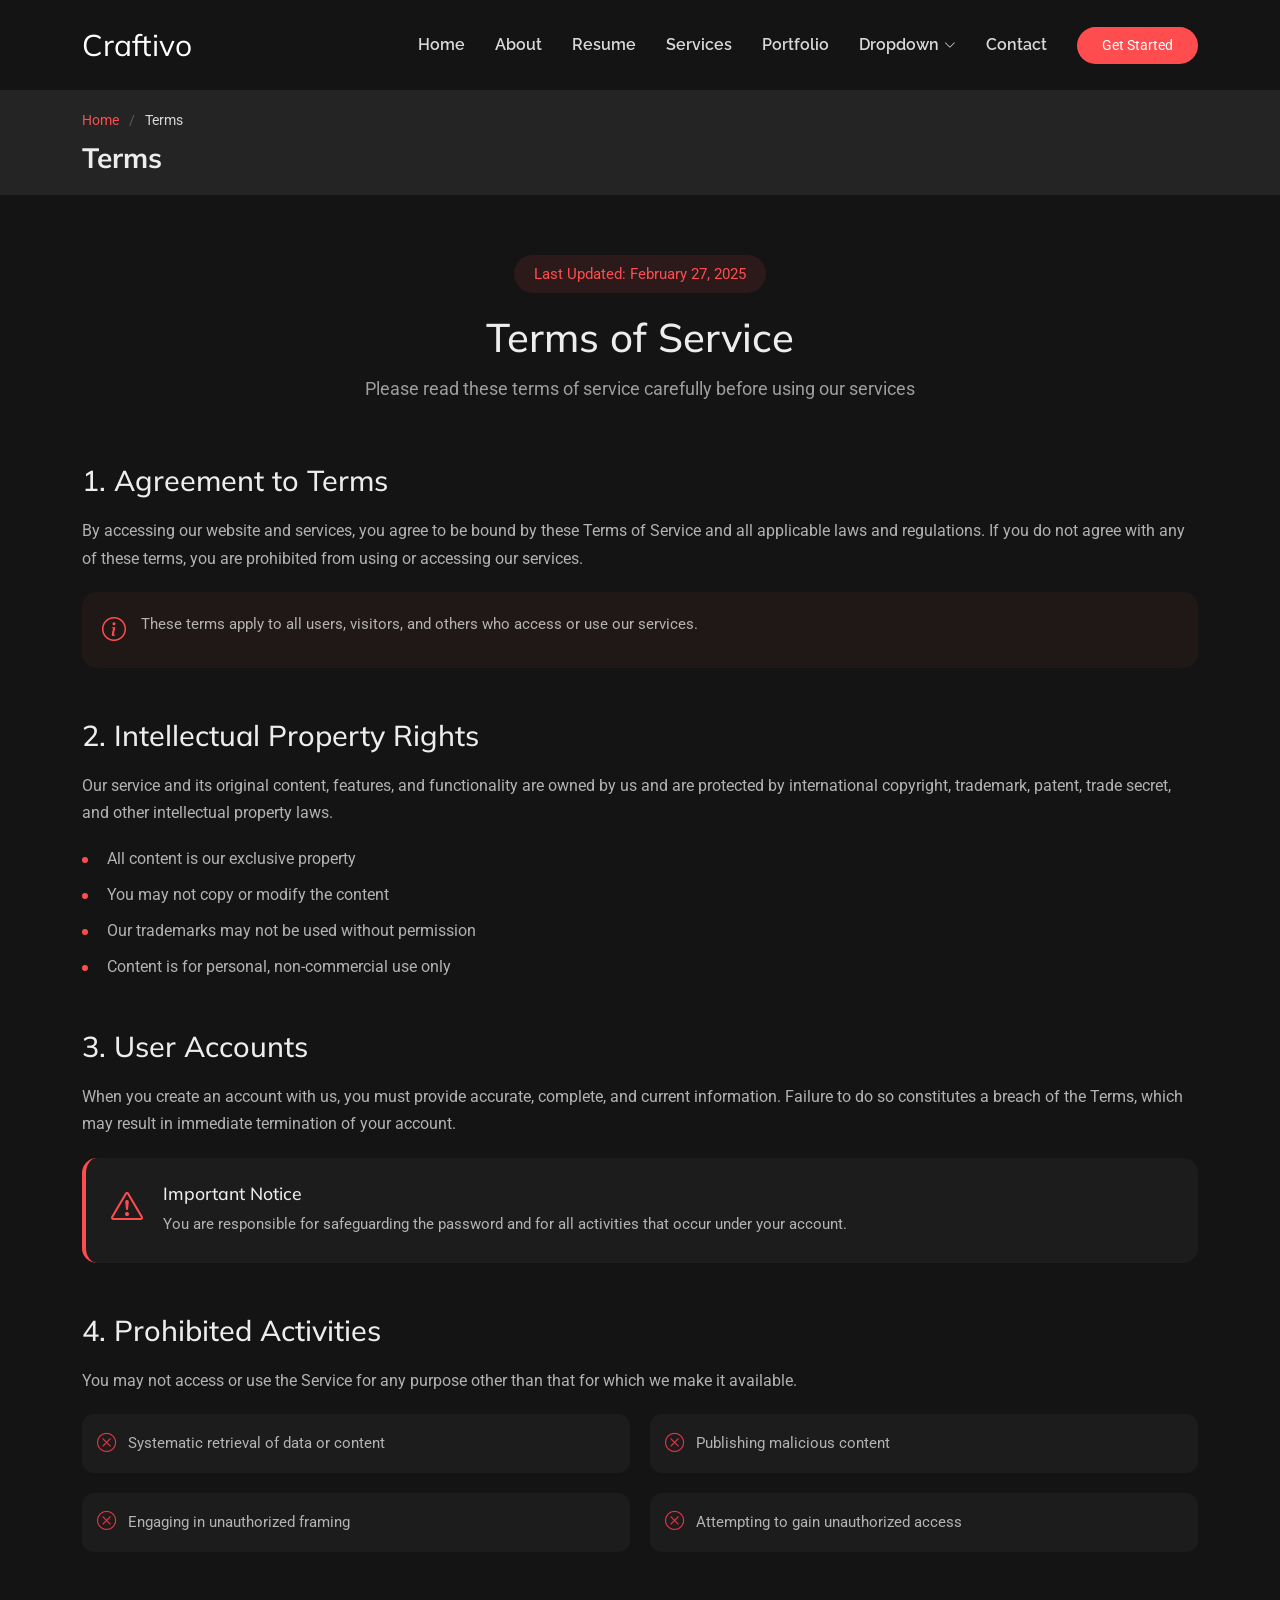
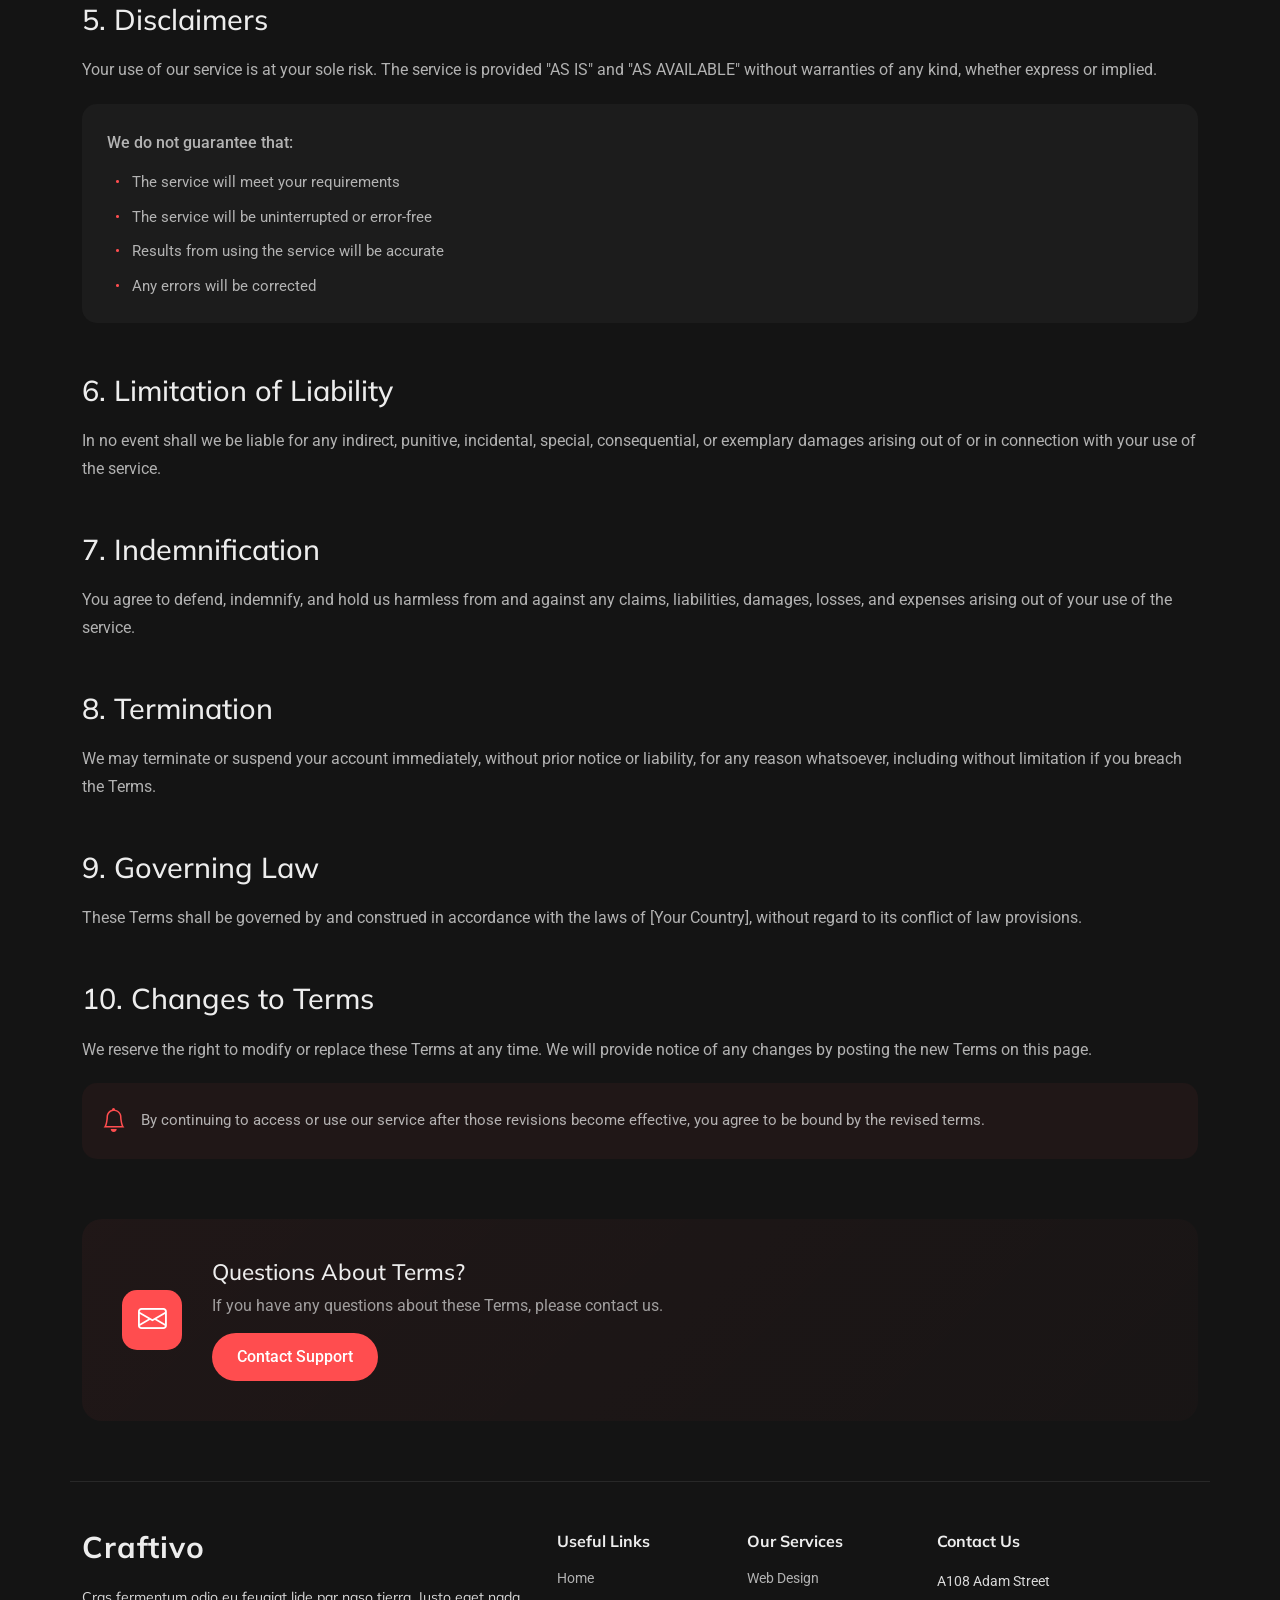
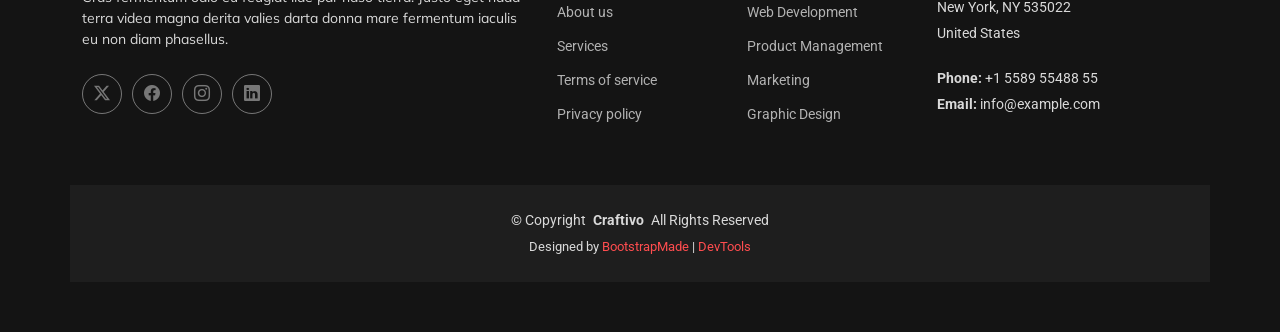
<file: terms.html>
<!DOCTYPE html>
<html lang="en">

<head>
  <meta charset="utf-8">
  <meta content="width=device-width, initial-scale=1.0" name="viewport">
  <title>Terms - Craftivo Bootstrap Template</title>
  <meta name="description" content="">
  <meta name="keywords" content="">

  <!-- Favicons -->
  <link href="assets/img/favicon.png" rel="icon">
  <link href="assets/img/apple-touch-icon.png" rel="apple-touch-icon">

  <!-- Fonts -->
  <link href="https://fonts.googleapis.com" rel="preconnect">
  <link href="https://fonts.gstatic.com" rel="preconnect" crossorigin>
  <link href="https://fonts.googleapis.com/css2?family=Roboto:ital,wght@0,100;0,300;0,400;0,500;0,700;0,900;1,100;1,300;1,400;1,500;1,700;1,900&family=Raleway:ital,wght@0,100;0,200;0,300;0,400;0,500;0,600;0,700;0,800;0,900;1,100;1,200;1,300;1,400;1,500;1,600;1,700;1,800;1,900&family=Mulish:ital,wght@0,200;0,300;0,400;0,500;0,600;0,700;0,800;0,900;1,200;1,300;1,400;1,500;1,600;1,700;1,800;1,900&display=swap" rel="stylesheet">

  <!-- Vendor CSS Files -->
  <link href="assets/vendor/bootstrap/css/bootstrap.min.css" rel="stylesheet">
  <link href="assets/vendor/bootstrap-icons/bootstrap-icons.css" rel="stylesheet">
  <link href="assets/vendor/aos/aos.css" rel="stylesheet">
  <link href="assets/vendor/glightbox/css/glightbox.min.css" rel="stylesheet">
  <link href="assets/vendor/swiper/swiper-bundle.min.css" rel="stylesheet">

  <!-- Main CSS File -->
  <link href="assets/css/main.css" rel="stylesheet">

  <!-- =======================================================
  * Template Name: Craftivo
  * Template URL: https://bootstrapmade.com/craftivo-bootstrap-portfolio-template/
  * Updated: Oct 04 2025 with Bootstrap v5.3.8
  * Author: BootstrapMade.com
  * License: https://bootstrapmade.com/license/
  ======================================================== -->
</head>

<body class="terms-page">

  <header id="header" class="header d-flex align-items-center sticky-top">
    <div class="container-fluid container-xl position-relative d-flex align-items-center">

      <a href="index.html" class="logo d-flex align-items-center me-auto">
        <!-- Uncomment the line below if you also wish to use an image logo -->
        <!-- <img src="assets/img/logo.webp" alt=""> -->
        <h1 class="sitename">Craftivo</h1>
      </a>

      <nav id="navmenu" class="navmenu">
        <ul>
          <li><a href="#hero">Home</a></li>
          <li><a href="#about">About</a></li>
          <li><a href="#resume">Resume</a></li>
          <li><a href="#services">Services</a></li>
          <li><a href="#portfolio">Portfolio</a></li>
          <li class="dropdown"><a href="#"><span>Dropdown</span> <i class="bi bi-chevron-down toggle-dropdown"></i></a>
            <ul>
              <li><a href="#">Dropdown 1</a></li>
              <li class="dropdown"><a href="#"><span>Deep Dropdown</span> <i class="bi bi-chevron-down toggle-dropdown"></i></a>
                <ul>
                  <li><a href="#">Deep Dropdown 1</a></li>
                  <li><a href="#">Deep Dropdown 2</a></li>
                  <li><a href="#">Deep Dropdown 3</a></li>
                  <li><a href="#">Deep Dropdown 4</a></li>
                  <li><a href="#">Deep Dropdown 5</a></li>
                </ul>
              </li>
              <li><a href="#">Dropdown 2</a></li>
              <li><a href="#">Dropdown 3</a></li>
              <li><a href="#">Dropdown 4</a></li>
            </ul>
          </li>
          <li><a href="#contact">Contact</a></li>
        </ul>
        <i class="mobile-nav-toggle d-xl-none bi bi-list"></i>
      </nav>

      <a class="btn-getstarted" href="#about">Get Started</a>

    </div>
  </header>

  <main class="main">

    <!-- Page Title -->
    <div class="page-title light-background">
      <div class="container">
        <nav class="breadcrumbs">
          <ol>
            <li><a href="index.html">Home</a></li>
            <li class="current">Terms</li>
          </ol>
        </nav>
        <h1>Terms</h1>
      </div>
    </div><!-- End Page Title -->

    <!-- Terms Of Service Section -->
    <section id="terms-of-service" class="terms-of-service section">

      <div class="container" data-aos="fade-up">
        <!-- Page Header -->
        <div class="tos-header text-center" data-aos="fade-up">
          <span class="last-updated">Last Updated: February 27, 2025</span>
          <h2>Terms of Service</h2>
          <p>Please read these terms of service carefully before using our services</p>
        </div>

        <!-- Content -->
        <div class="tos-content" data-aos="fade-up" data-aos-delay="200">
          <!-- Agreement Section -->
          <div id="agreement" class="content-section">
            <h3>1. Agreement to Terms</h3>
            <p>By accessing our website and services, you agree to be bound by these Terms of Service and all applicable laws and regulations. If you do not agree with any of these terms, you are prohibited from using or accessing our services.</p>
            <div class="info-box">
              <i class="bi bi-info-circle"></i>
              <p>These terms apply to all users, visitors, and others who access or use our services.</p>
            </div>
          </div>

          <!-- Intellectual Property -->
          <div id="intellectual-property" class="content-section">
            <h3>2. Intellectual Property Rights</h3>
            <p>Our service and its original content, features, and functionality are owned by us and are protected by international copyright, trademark, patent, trade secret, and other intellectual property laws.</p>
            <ul class="list-items">
              <li>All content is our exclusive property</li>
              <li>You may not copy or modify the content</li>
              <li>Our trademarks may not be used without permission</li>
              <li>Content is for personal, non-commercial use only</li>
            </ul>
          </div>

          <!-- User Accounts -->
          <div id="user-accounts" class="content-section">
            <h3>3. User Accounts</h3>
            <p>When you create an account with us, you must provide accurate, complete, and current information. Failure to do so constitutes a breach of the Terms, which may result in immediate termination of your account.</p>
            <div class="alert-box">
              <i class="bi bi-exclamation-triangle"></i>
              <div class="alert-content">
                <h5>Important Notice</h5>
                <p>You are responsible for safeguarding the password and for all activities that occur under your account.</p>
              </div>
            </div>
          </div>

          <!-- Prohibited Activities -->
          <div id="prohibited" class="content-section">
            <h3>4. Prohibited Activities</h3>
            <p>You may not access or use the Service for any purpose other than that for which we make it available.</p>
            <div class="prohibited-list">
              <div class="prohibited-item">
                <i class="bi bi-x-circle"></i>
                <span>Systematic retrieval of data or content</span>
              </div>
              <div class="prohibited-item">
                <i class="bi bi-x-circle"></i>
                <span>Publishing malicious content</span>
              </div>
              <div class="prohibited-item">
                <i class="bi bi-x-circle"></i>
                <span>Engaging in unauthorized framing</span>
              </div>
              <div class="prohibited-item">
                <i class="bi bi-x-circle"></i>
                <span>Attempting to gain unauthorized access</span>
              </div>
            </div>
          </div>

          <!-- Disclaimers -->
          <div id="disclaimer" class="content-section">
            <h3>5. Disclaimers</h3>
            <p>Your use of our service is at your sole risk. The service is provided "AS IS" and "AS AVAILABLE" without warranties of any kind, whether express or implied.</p>
            <div class="disclaimer-box">
              <p>We do not guarantee that:</p>
              <ul>
                <li>The service will meet your requirements</li>
                <li>The service will be uninterrupted or error-free</li>
                <li>Results from using the service will be accurate</li>
                <li>Any errors will be corrected</li>
              </ul>
            </div>
          </div>

          <!-- Limitation of Liability -->
          <div id="limitation" class="content-section">
            <h3>6. Limitation of Liability</h3>
            <p>In no event shall we be liable for any indirect, punitive, incidental, special, consequential, or exemplary damages arising out of or in connection with your use of the service.</p>
          </div>

          <!-- Indemnification -->
          <div id="indemnification" class="content-section">
            <h3>7. Indemnification</h3>
            <p>You agree to defend, indemnify, and hold us harmless from and against any claims, liabilities, damages, losses, and expenses arising out of your use of the service.</p>
          </div>

          <!-- Termination -->
          <div id="termination" class="content-section">
            <h3>8. Termination</h3>
            <p>We may terminate or suspend your account immediately, without prior notice or liability, for any reason whatsoever, including without limitation if you breach the Terms.</p>
          </div>

          <!-- Governing Law -->
          <div id="governing-law" class="content-section">
            <h3>9. Governing Law</h3>
            <p>These Terms shall be governed by and construed in accordance with the laws of [Your Country], without regard to its conflict of law provisions.</p>
          </div>

          <!-- Changes -->
          <div id="changes" class="content-section">
            <h3>10. Changes to Terms</h3>
            <p>We reserve the right to modify or replace these Terms at any time. We will provide notice of any changes by posting the new Terms on this page.</p>
            <div class="notice-box">
              <i class="bi bi-bell"></i>
              <p>By continuing to access or use our service after those revisions become effective, you agree to be bound by the revised terms.</p>
            </div>
          </div>
        </div>

        <!-- Contact Section -->
        <div class="tos-contact" data-aos="fade-up" data-aos-delay="300">
          <div class="contact-box">
            <div class="contact-icon">
              <i class="bi bi-envelope"></i>
            </div>
            <div class="contact-content">
              <h4>Questions About Terms?</h4>
              <p>If you have any questions about these Terms, please contact us.</p>
              <a href="#" class="contact-link">Contact Support</a>
            </div>
          </div>
        </div>
      </div>

    </section><!-- /Terms Of Service Section -->

  </main>

  <footer id="footer" class="footer">

    <div class="container footer-top">
      <div class="row gy-4">
        <div class="col-lg-5 col-md-12 footer-about">
          <a href="index.html" class="logo d-flex align-items-center">
            <span class="sitename">Craftivo</span>
          </a>
          <p>Cras fermentum odio eu feugiat lide par naso tierra. Justo eget nada terra videa magna derita valies darta donna mare fermentum iaculis eu non diam phasellus.</p>
          <div class="social-links d-flex mt-4">
            <a href=""><i class="bi bi-twitter-x"></i></a>
            <a href=""><i class="bi bi-facebook"></i></a>
            <a href=""><i class="bi bi-instagram"></i></a>
            <a href=""><i class="bi bi-linkedin"></i></a>
          </div>
        </div>

        <div class="col-lg-2 col-6 footer-links">
          <h4>Useful Links</h4>
          <ul>
            <li><a href="#">Home</a></li>
            <li><a href="#">About us</a></li>
            <li><a href="#">Services</a></li>
            <li><a href="#">Terms of service</a></li>
            <li><a href="#">Privacy policy</a></li>
          </ul>
        </div>

        <div class="col-lg-2 col-6 footer-links">
          <h4>Our Services</h4>
          <ul>
            <li><a href="#">Web Design</a></li>
            <li><a href="#">Web Development</a></li>
            <li><a href="#">Product Management</a></li>
            <li><a href="#">Marketing</a></li>
            <li><a href="#">Graphic Design</a></li>
          </ul>
        </div>

        <div class="col-lg-3 col-md-12 footer-contact text-center text-md-start">
          <h4>Contact Us</h4>
          <p>A108 Adam Street</p>
          <p>New York, NY 535022</p>
          <p>United States</p>
          <p class="mt-4"><strong>Phone:</strong> <span>+1 5589 55488 55</span></p>
          <p><strong>Email:</strong> <span>info@example.com</span></p>
        </div>

      </div>
    </div>

    <div class="container copyright text-center mt-4">
      <p>© <span>Copyright</span> <strong class="px-1 sitename">Craftivo</strong> <span>All Rights Reserved</span></p>
      <div class="credits">
        <!-- All the links in the footer should remain intact. -->
        <!-- You can delete the links only if you've purchased the pro version. -->
        <!-- Licensing information: https://bootstrapmade.com/license/ -->
        <!-- Purchase the pro version with working PHP/AJAX contact form: [buy-url] -->
        Designed by <a href="https://bootstrapmade.com/">BootstrapMade</a> | <a href="https://bootstrapmade.com/tools/">DevTools</a>
      </div>
    </div>

  </footer>

  <!-- Scroll Top -->
  <a href="#" id="scroll-top" class="scroll-top d-flex align-items-center justify-content-center"><i class="bi bi-arrow-up-short"></i></a>

  <!-- Preloader -->
  <div id="preloader"></div>

  <!-- Vendor JS Files -->
  <script src="assets/vendor/bootstrap/js/bootstrap.bundle.min.js"></script>
  <script src="assets/vendor/php-email-form/validate.js"></script>
  <script src="assets/vendor/aos/aos.js"></script>
  <script src="assets/vendor/typed.js/typed.umd.js"></script>
  <script src="assets/vendor/waypoints/noframework.waypoints.js"></script>
  <script src="assets/vendor/glightbox/js/glightbox.min.js"></script>
  <script src="assets/vendor/imagesloaded/imagesloaded.pkgd.min.js"></script>
  <script src="assets/vendor/isotope-layout/isotope.pkgd.min.js"></script>
  <script src="assets/vendor/swiper/swiper-bundle.min.js"></script>

  <!-- Main JS File -->
  <script src="assets/js/main.js"></script>

</body>

</html>
</file>
<file: assets/css/main.css>
/**
* Template Name: Craftivo
* Template URL: https://bootstrapmade.com/craftivo-bootstrap-portfolio-template/
* Updated: Oct 04 2025 with Bootstrap v5.3.8
* Author: BootstrapMade.com
* License: https://bootstrapmade.com/license/
*/

@charset "UTF-8";

/*--------------------------------------------------------------
# Font & Color Variables
# Help: https://bootstrapmade.com/color-system/
--------------------------------------------------------------*/
/* Fonts */
:root {
  --default-font: "Roboto",  system-ui, -apple-system, "Segoe UI", Roboto, "Helvetica Neue", Arial, "Noto Sans", "Liberation Sans", sans-serif, "Apple Color Emoji", "Segoe UI Emoji", "Segoe UI Symbol", "Noto Color Emoji";
  --heading-font: "Mulish",  sans-serif;
  --nav-font: "Raleway",  sans-serif;
}

/* Global Colors - The following color variables are used throughout the website. Updating them here will change the color scheme of the entire website */
:root { 
  --background-color: #141414; /* Background color for the entire website, including individual sections */
  --default-color: #d9d9d9; /* Default color used for the majority of the text content across the entire website */
  --heading-color: #ededed; /* Color for headings, subheadings and title throughout the website */
  --accent-color: #ff4d4f; /* Accent color that represents your brand on the website. It's used for buttons, links, and other elements that need to stand out */
  --surface-color: #1c1c1c; /* The surface color is used as a background of boxed elements within sections, such as cards, icon boxes, or other elements that require a visual separation from the global background. */
  --contrast-color: #ffffff; /* Contrast color for text, ensuring readability against backgrounds of accent, heading, or default colors. */
}

/* Nav Menu Colors - The following color variables are used specifically for the navigation menu. They are separate from the global colors to allow for more customization options */
:root {
  --nav-color: #d9d9d9;  /* The default color of the main navmenu links */
  --nav-hover-color: #ff4d4f; /* Applied to main navmenu links when they are hovered over or active */
  --nav-mobile-background-color: #2e2e2e; /* Used as the background color for mobile navigation menu */
  --nav-dropdown-background-color: #2e2e2e; /* Used as the background color for dropdown items that appear when hovering over primary navigation items */
  --nav-dropdown-color: #d9d9d9; /* Used for navigation links of the dropdown items in the navigation menu. */
  --nav-dropdown-hover-color: #ff4d4f; /* Similar to --nav-hover-color, this color is applied to dropdown navigation links when they are hovered over. */
}

/* Color Presets - These classes override global colors when applied to any section or element, providing reuse of the sam color scheme. */

.light-background {
  --background-color: rgba(41, 41, 41, 0.8);
  --surface-color: #484848;
}

.dark-background {
  --background-color: #060606;
  --default-color: #ffffff;
  --heading-color: #ffffff;
  --surface-color: #252525;
  --contrast-color: #ffffff;
}

/* Smooth scroll */
:root {
  scroll-behavior: smooth;
}

/*--------------------------------------------------------------
# General Styling & Shared Classes
--------------------------------------------------------------*/
body {
  color: var(--default-color);
  background-color: var(--background-color);
  font-family: var(--default-font);
}

a {
  color: var(--accent-color);
  text-decoration: none;
  transition: 0.3s;
}

a:hover {
  color: color-mix(in srgb, var(--accent-color), transparent 25%);
  text-decoration: none;
}

h1,
h2,
h3,
h4,
h5,
h6 {
  color: var(--heading-color);
  font-family: var(--heading-font);
}

/* PHP Email Form Messages
------------------------------*/
.php-email-form .error-message {
  display: none;
  background: #df1529;
  color: #ffffff;
  text-align: left;
  padding: 15px;
  margin-bottom: 24px;
  font-weight: 600;
}

.php-email-form .sent-message {
  display: none;
  color: #ffffff;
  background: #059652;
  text-align: center;
  padding: 15px;
  margin-bottom: 24px;
  font-weight: 600;
}

.php-email-form .loading {
  display: none;
  background: var(--surface-color);
  text-align: center;
  padding: 15px;
  margin-bottom: 24px;
}

.php-email-form .loading:before {
  content: "";
  display: inline-block;
  border-radius: 50%;
  width: 24px;
  height: 24px;
  margin: 0 10px -6px 0;
  border: 3px solid var(--accent-color);
  border-top-color: var(--surface-color);
  animation: php-email-form-loading 1s linear infinite;
}

@keyframes php-email-form-loading {
  0% {
    transform: rotate(0deg);
  }

  100% {
    transform: rotate(360deg);
  }
}

/*--------------------------------------------------------------
# Global Header
--------------------------------------------------------------*/
.header {
  --heading-color: #ffffff;
  color: var(--default-color);
  background-color: var(--background-color);
  padding: 15px 0;
  transition: all 0.5s;
  z-index: 997;
}

.header .logo {
  line-height: 1;
}

.header .logo img {
  max-height: 36px;
  margin-right: 8px;
}

.header .logo h1 {
  font-size: 30px;
  margin: 0;
  font-weight: 400;
  color: var(--heading-color);
}

.header .btn-getstarted,
.header .btn-getstarted:focus {
  color: var(--contrast-color);
  background: var(--accent-color);
  font-size: 14px;
  padding: 8px 25px;
  margin: 0 0 0 30px;
  border-radius: 50px;
  transition: 0.3s;
}

.header .btn-getstarted:hover,
.header .btn-getstarted:focus:hover {
  color: var(--contrast-color);
  background: color-mix(in srgb, var(--accent-color), transparent 15%);
}

@media (max-width: 1200px) {
  .header .logo {
    order: 1;
  }

  .header .btn-getstarted {
    order: 2;
    margin: 0 15px 0 0;
    padding: 6px 15px;
  }

  .header .navmenu {
    order: 3;
  }
}

.scrolled .header {
  box-shadow: 0px 0 18px rgba(0, 0, 0, 0.1);
}

/* Global Header on Scroll
------------------------------*/
.scrolled .header {
  --background-color: rgba(20, 20, 20, 0.8);
}

/* Index Page Header
------------------------------*/
.index-page .header {
  --background-color: rgba(255, 255, 255, 0);
}

/* Index Page Header on Scroll
------------------------------*/
.index-page.scrolled .header {
  --background-color: rgba(20, 20, 20, 0.8);
}

/*--------------------------------------------------------------
# Navigation Menu
--------------------------------------------------------------*/
/* Navmenu - Desktop */
@media (min-width: 1200px) {
  .navmenu {
    padding: 0;
  }

  .navmenu ul {
    margin: 0;
    padding: 0;
    display: flex;
    list-style: none;
    align-items: center;
  }

  .navmenu li {
    position: relative;
  }

  .navmenu a,
  .navmenu a:focus {
    color: var(--nav-color);
    padding: 18px 15px;
    font-size: 16px;
    font-family: var(--nav-font);
    font-weight: 600;
    display: flex;
    align-items: center;
    justify-content: space-between;
    white-space: nowrap;
    transition: 0.3s;
  }

  .navmenu a i,
  .navmenu a:focus i {
    font-size: 12px;
    line-height: 0;
    margin-left: 5px;
    transition: 0.3s;
  }

  .navmenu li:last-child a {
    padding-right: 0;
  }

  .navmenu li:hover>a,
  .navmenu .active,
  .navmenu .active:focus {
    color: var(--nav-hover-color);
  }

  .navmenu .dropdown ul {
    margin: 0;
    padding: 10px 0;
    background: var(--nav-dropdown-background-color);
    display: block;
    position: absolute;
    visibility: hidden;
    left: 14px;
    top: 130%;
    opacity: 0;
    transition: 0.3s;
    border-radius: 4px;
    z-index: 99;
    box-shadow: 0px 0px 30px rgba(0, 0, 0, 0.1);
  }

  .navmenu .dropdown ul li {
    min-width: 200px;
  }

  .navmenu .dropdown ul a {
    padding: 10px 20px;
    font-size: 15px;
    text-transform: none;
    color: var(--nav-dropdown-color);
  }

  .navmenu .dropdown ul a i {
    font-size: 12px;
  }

  .navmenu .dropdown ul a:hover,
  .navmenu .dropdown ul .active:hover,
  .navmenu .dropdown ul li:hover>a {
    color: var(--nav-dropdown-hover-color);
  }

  .navmenu .dropdown:hover>ul {
    opacity: 1;
    top: 100%;
    visibility: visible;
  }

  .navmenu .dropdown .dropdown ul {
    top: 0;
    left: -90%;
    visibility: hidden;
  }

  .navmenu .dropdown .dropdown:hover>ul {
    opacity: 1;
    top: 0;
    left: -100%;
    visibility: visible;
  }
}

/* Navmenu - Mobile */
@media (max-width: 1199px) {
  .mobile-nav-toggle {
    color: var(--nav-color);
    font-size: 28px;
    line-height: 0;
    margin-right: 10px;
    cursor: pointer;
    transition: color 0.3s;
  }

  .navmenu {
    padding: 0;
    z-index: 9997;
  }

  .navmenu ul {
    display: none;
    list-style: none;
    position: absolute;
    inset: 60px 20px 20px 20px;
    padding: 10px 0;
    margin: 0;
    border-radius: 6px;
    background-color: var(--nav-mobile-background-color);
    overflow-y: auto;
    transition: 0.3s;
    z-index: 9998;
    box-shadow: 0px 0px 30px rgba(0, 0, 0, 0.1);
  }

  .navmenu a,
  .navmenu a:focus {
    color: var(--nav-dropdown-color);
    padding: 10px 20px;
    font-family: var(--nav-font);
    font-size: 17px;
    font-weight: 500;
    display: flex;
    align-items: center;
    justify-content: space-between;
    white-space: nowrap;
    transition: 0.3s;
  }

  .navmenu a i,
  .navmenu a:focus i {
    font-size: 12px;
    line-height: 0;
    margin-left: 5px;
    width: 30px;
    height: 30px;
    display: flex;
    align-items: center;
    justify-content: center;
    border-radius: 50%;
    transition: 0.3s;
    background-color: color-mix(in srgb, var(--accent-color), transparent 90%);
  }

  .navmenu a i:hover,
  .navmenu a:focus i:hover {
    background-color: var(--accent-color);
    color: var(--contrast-color);
  }

  .navmenu a:hover,
  .navmenu .active,
  .navmenu .active:focus {
    color: var(--nav-dropdown-hover-color);
  }

  .navmenu .active i,
  .navmenu .active:focus i {
    background-color: var(--accent-color);
    color: var(--contrast-color);
    transform: rotate(180deg);
  }

  .navmenu .dropdown ul {
    position: static;
    display: none;
    z-index: 99;
    padding: 10px 0;
    margin: 10px 20px;
    background-color: var(--nav-dropdown-background-color);
    border: 1px solid color-mix(in srgb, var(--default-color), transparent 90%);
    box-shadow: none;
    transition: all 0.5s ease-in-out;
  }

  .navmenu .dropdown ul ul {
    background-color: rgba(33, 37, 41, 0.1);
  }

  .navmenu .dropdown>.dropdown-active {
    display: block;
    background-color: rgba(33, 37, 41, 0.03);
  }

  .mobile-nav-active {
    overflow: hidden;
  }

  .mobile-nav-active .mobile-nav-toggle {
    color: #fff;
    position: absolute;
    font-size: 32px;
    top: 15px;
    right: 15px;
    margin-right: 0;
    z-index: 9999;
  }

  .mobile-nav-active .navmenu {
    position: fixed;
    overflow: hidden;
    inset: 0;
    background: rgba(33, 37, 41, 0.8);
    transition: 0.3s;
  }

  .mobile-nav-active .navmenu>ul {
    display: block;
  }
}

/*--------------------------------------------------------------
# Global Footer
--------------------------------------------------------------*/
.footer {
  color: var(--default-color);
  background-color: var(--background-color);
  font-size: 14px;
  padding-bottom: 50px;
  position: relative;
}

.footer .footer-top {
  padding-top: 50px;
  border-top: 1px solid color-mix(in srgb, var(--default-color), transparent 90%);
}

.footer .footer-about .logo {
  line-height: 1;
  margin-bottom: 25px;
}

.footer .footer-about .logo img {
  max-height: 40px;
  margin-right: 6px;
}

.footer .footer-about .logo span {
  color: var(--heading-color);
  font-size: 30px;
  font-weight: 700;
  letter-spacing: 1px;
  font-family: var(--heading-font);
}

.footer .footer-about p {
  font-size: 14px;
  font-family: var(--heading-font);
}

.footer .social-links a {
  display: flex;
  align-items: center;
  justify-content: center;
  width: 40px;
  height: 40px;
  border-radius: 50%;
  border: 1px solid color-mix(in srgb, var(--default-color), transparent 50%);
  font-size: 16px;
  color: color-mix(in srgb, var(--default-color), transparent 50%);
  margin-right: 10px;
  transition: 0.3s;
}

.footer .social-links a:hover {
  color: var(--accent-color);
  border-color: var(--accent-color);
}

.footer h4 {
  font-size: 16px;
  font-weight: bold;
  position: relative;
  padding-bottom: 12px;
}

.footer .footer-links {
  margin-bottom: 30px;
}

.footer .footer-links ul {
  list-style: none;
  padding: 0;
  margin: 0;
}

.footer .footer-links ul i {
  padding-right: 2px;
  font-size: 12px;
  line-height: 0;
}

.footer .footer-links ul li {
  padding: 10px 0;
  display: flex;
  align-items: center;
}

.footer .footer-links ul li:first-child {
  padding-top: 0;
}

.footer .footer-links ul a {
  color: color-mix(in srgb, var(--default-color), transparent 20%);
  display: inline-block;
  line-height: 1;
}

.footer .footer-links ul a:hover {
  color: var(--accent-color);
}

.footer .footer-contact p {
  margin-bottom: 5px;
}

.footer .copyright {
  padding-top: 25px;
  padding-bottom: 25px;
  background-color: color-mix(in srgb, var(--default-color), transparent 95%);
}

.footer .copyright p {
  margin-bottom: 0;
}

.footer .credits {
  margin-top: 6px;
  font-size: 13px;
}

/*--------------------------------------------------------------
# Preloader
--------------------------------------------------------------*/
#preloader {
  position: fixed;
  inset: 0;
  z-index: 999999;
  overflow: hidden;
  background: var(--background-color);
  transition: all 0.6s ease-out;
}

#preloader:before {
  content: "";
  position: fixed;
  top: calc(50% - 30px);
  left: calc(50% - 30px);
  border: 6px solid #ffffff;
  border-color: var(--accent-color) transparent var(--accent-color) transparent;
  border-radius: 50%;
  width: 60px;
  height: 60px;
  animation: animate-preloader 1.5s linear infinite;
}

@keyframes animate-preloader {
  0% {
    transform: rotate(0deg);
  }

  100% {
    transform: rotate(360deg);
  }
}

/*--------------------------------------------------------------
# Scroll Top Button
--------------------------------------------------------------*/
.scroll-top {
  position: fixed;
  visibility: hidden;
  opacity: 0;
  right: 15px;
  bottom: 15px;
  z-index: 99999;
  background-color: var(--accent-color);
  width: 40px;
  height: 40px;
  border-radius: 4px;
  transition: all 0.4s;
}

.scroll-top i {
  font-size: 24px;
  color: var(--contrast-color);
  line-height: 0;
}

.scroll-top:hover {
  background-color: color-mix(in srgb, var(--accent-color), transparent 20%);
  color: var(--contrast-color);
}

.scroll-top.active {
  visibility: visible;
  opacity: 1;
}

/*--------------------------------------------------------------
# Disable aos animation delay on mobile devices
--------------------------------------------------------------*/
@media screen and (max-width: 768px) {
  [data-aos-delay] {
    transition-delay: 0 !important;
  }
}

/*--------------------------------------------------------------
# Global Page Titles & Breadcrumbs
--------------------------------------------------------------*/
.page-title {
  color: var(--default-color);
  background-color: var(--background-color);
  padding: 20px 0;
  position: relative;
}

.page-title h1 {
  font-size: 28px;
  font-weight: 700;
  margin: 0;
}

.page-title .breadcrumbs ol {
  display: flex;
  flex-wrap: wrap;
  list-style: none;
  padding: 0 0 10px 0;
  margin: 0;
  font-size: 14px;
  font-weight: 400;
}

.page-title .breadcrumbs ol li+li {
  padding-left: 10px;
}

.page-title .breadcrumbs ol li+li::before {
  content: "/";
  display: inline-block;
  padding-right: 10px;
  color: color-mix(in srgb, var(--default-color), transparent 70%);
}

/*--------------------------------------------------------------
# Global Sections
--------------------------------------------------------------*/
section,
.section {
  color: var(--default-color);
  background-color: var(--background-color);
  padding: 60px 0;
  scroll-margin-top: 90px;
  overflow: clip;
}

@media (max-width: 1199px) {

  section,
  .section {
    scroll-margin-top: 66px;
  }
}

/*--------------------------------------------------------------
# Global Section Titles
--------------------------------------------------------------*/
.section-title {
  text-align: center;
  padding-bottom: 60px;
  position: relative;
}

.section-title h2 {
  font-size: 3.5rem;
  font-weight: 300;
  line-height: 1.2;
  color: var(--heading-color);
  margin-bottom: 1.5rem;
  letter-spacing: -1px;
}

@media (max-width: 768px) {
  .section-title h2 {
    font-size: 2.5rem;
  }
}

.section-title .subtitle {
  display: inline-block;
  font-size: 0.875rem;
  font-weight: 400;
  color: var(--accent-color);
  text-transform: uppercase;
  letter-spacing: 2px;
  margin-bottom: 1.5rem;
  position: relative;
}

.section-title .subtitle::after {
  content: "";
  position: absolute;
  bottom: -8px;
  left: 50%;
  transform: translateX(-50%);
  width: 40px;
  height: 1px;
  background: var(--accent-color);
}

.section-title p {
  font-size: 1.125rem;
  line-height: 1.8;
  color: color-mix(in srgb, var(--default-color), transparent 25%);
  max-width: 900px;
  margin: 0 auto;
  text-wrap: balance;
}

/*--------------------------------------------------------------
# Hero Section
--------------------------------------------------------------*/
.hero {
  padding-top: 80px;
  min-height: 100vh;
  position: relative;
  display: flex;
  align-items: center;
  justify-content: center;
  overflow: hidden;
  padding-bottom: 80px;
}

.hero img {
  position: absolute;
  inset: 0;
  display: block;
  width: 100%;
  height: 100%;
  object-fit: cover;
  z-index: 1;
}

.hero:before {
  content: "";
  background: color-mix(in srgb, var(--background-color), transparent 30%);
  position: absolute;
  inset: 0;
  z-index: 2;
  border-radius: 0;
}

.hero .container {
  position: relative;
  z-index: 3;
}

.hero h2 {
  margin: 0;
  font-size: 48px;
  font-weight: 700;
}

.hero p {
  margin: 10px 0 0 0;
  font-size: 24px;
  color: color-mix(in srgb, var(--default-color), transparent 20%);
}

.hero p span {
  color: var(--accent-color);
  letter-spacing: 1px;
  border-bottom: 2px solid var(--accent-color);
}

.hero .social-links {
  margin-top: 30px;
  display: flex;
  justify-content: center;
  gap: 15px;
}

.hero .social-links a {
  display: flex;
  align-items: center;
  justify-content: center;
  width: 50px;
  height: 50px;
  border-radius: 50%;
  background: color-mix(in srgb, var(--default-color), transparent 92%);
  color: var(--default-color);
  font-size: 20px;
  transition: 0.3s;
}

.hero .social-links a:hover {
  background: var(--accent-color);
  color: var(--contrast-color);
  transform: translateY(-3px);
}

@media (max-width: 768px) {
  .hero h2 {
    font-size: 32px;
  }

  .hero p {
    font-size: 20px;
  }
}

/*--------------------------------------------------------------
# About Section
--------------------------------------------------------------*/
.about {
  overflow: hidden;
  position: relative;
}

.about::before {
  content: "";
  position: absolute;
  top: -50%;
  right: -20%;
  width: 800px;
  height: 800px;
  background: radial-gradient(circle, color-mix(in srgb, var(--accent-color), transparent 85%) 0%, transparent 70%);
  border-radius: 50%;
  z-index: 0;
  pointer-events: none;
}

.about .container {
  position: relative;
  z-index: 1;
}

.about .profile-card {
  background: var(--surface-color);
  border-radius: 24px;
  padding: 40px;
  box-shadow: 0 8px 30px rgba(0, 0, 0, 0.08);
  position: sticky;
  top: 100px;
}

.about .profile-card .profile-header {
  text-align: center;
  padding-bottom: 30px;
  border-bottom: 1px solid color-mix(in srgb, var(--default-color), transparent 90%);
}

.about .profile-card .profile-header .profile-avatar {
  width: 140px;
  height: 140px;
  margin: 0 auto 24px;
  position: relative;
  border-radius: 50%;
  padding: 6px;
  background: linear-gradient(135deg, var(--accent-color), color-mix(in srgb, var(--accent-color), #ff6b9d 50%));
}

.about .profile-card .profile-header .profile-avatar img {
  width: 100%;
  height: 100%;
  object-fit: cover;
  border-radius: 50%;
  border: 4px solid var(--surface-color);
}

.about .profile-card .profile-header .profile-avatar .status-indicator {
  position: absolute;
  bottom: 8px;
  right: 8px;
  width: 24px;
  height: 24px;
  background: #10b981;
  border: 4px solid var(--surface-color);
  border-radius: 50%;
  animation: pulse 2s infinite;
}

.about .profile-card .profile-header h3 {
  font-size: 24px;
  font-weight: 700;
  margin-bottom: 8px;
  color: var(--heading-color);
}

.about .profile-card .profile-header .role {
  display: inline-block;
  font-size: 15px;
  color: var(--accent-color);
  font-weight: 500;
  margin-bottom: 16px;
}

.about .profile-card .profile-header .rating {
  display: flex;
  align-items: center;
  justify-content: center;
  gap: 4px;
  margin-top: 12px;
}

.about .profile-card .profile-header .rating i {
  color: #fbbf24;
  font-size: 16px;
}

.about .profile-card .profile-header .rating span {
  margin-left: 8px;
  font-weight: 600;
  color: var(--default-color);
  font-size: 15px;
}

.about .profile-card .profile-stats {
  display: grid;
  grid-template-columns: repeat(3, 1fr);
  gap: 20px;
  padding: 30px 0;
  border-bottom: 1px solid color-mix(in srgb, var(--default-color), transparent 90%);
}

.about .profile-card .profile-stats .stat-item {
  text-align: center;
}

.about .profile-card .profile-stats .stat-item h4 {
  font-size: 28px;
  font-weight: 700;
  color: var(--accent-color);
  margin-bottom: 6px;
}

.about .profile-card .profile-stats .stat-item p {
  font-size: 13px;
  color: color-mix(in srgb, var(--default-color), transparent 30%);
  text-transform: uppercase;
  letter-spacing: 0.5px;
  margin: 0;
}

.about .profile-card .profile-actions {
  display: flex;
  flex-direction: column;
  gap: 12px;
  padding: 30px 0;
  border-bottom: 1px solid color-mix(in srgb, var(--default-color), transparent 90%);
}

.about .profile-card .profile-actions a {
  display: flex;
  align-items: center;
  justify-content: center;
  gap: 10px;
  padding: 14px 24px;
  border-radius: 12px;
  font-weight: 600;
  font-size: 15px;
  text-decoration: none;
  transition: all 0.3s ease;
}

.about .profile-card .profile-actions a.btn-primary {
  background: var(--accent-color);
  color: var(--contrast-color);
}

.about .profile-card .profile-actions a.btn-primary:hover {
  background: color-mix(in srgb, var(--accent-color), #000 15%);
  transform: translateY(-2px);
  box-shadow: 0 6px 20px rgba(0, 0, 0, 0.15);
}

.about .profile-card .profile-actions a.btn-secondary {
  background: color-mix(in srgb, var(--accent-color), transparent 90%);
  color: var(--accent-color);
}

.about .profile-card .profile-actions a.btn-secondary:hover {
  background: color-mix(in srgb, var(--accent-color), transparent 85%);
}

.about .profile-card .profile-actions a i {
  font-size: 18px;
}

.about .profile-card .social-connect {
  display: flex;
  justify-content: center;
  gap: 12px;
  padding-top: 30px;
}

.about .profile-card .social-connect a {
  width: 44px;
  height: 44px;
  display: flex;
  align-items: center;
  justify-content: center;
  background: color-mix(in srgb, var(--default-color), transparent 94%);
  border-radius: 12px;
  color: var(--default-color);
  font-size: 18px;
  transition: all 0.3s ease;
}

.about .profile-card .social-connect a:hover {
  background: var(--accent-color);
  color: var(--contrast-color);
  transform: translateY(-3px);
}

.about .content-wrapper .bio-section {
  margin-bottom: 50px;
}

.about .content-wrapper .bio-section .section-tag {
  display: inline-block;
  padding: 6px 16px;
  background: color-mix(in srgb, var(--accent-color), transparent 90%);
  color: var(--accent-color);
  border-radius: 20px;
  font-size: 13px;
  font-weight: 600;
  text-transform: uppercase;
  letter-spacing: 0.5px;
  margin-bottom: 16px;
}

.about .content-wrapper .bio-section h2 {
  font-size: 36px;
  font-weight: 700;
  color: var(--heading-color);
  margin-bottom: 24px;
  line-height: 1.2;
}

.about .content-wrapper .bio-section p {
  font-size: 16px;
  line-height: 1.8;
  color: var(--default-color);
  margin-bottom: 16px;
}

.about .content-wrapper .bio-section p:last-child {
  margin-bottom: 0;
}

.about .content-wrapper .details-grid {
  display: grid;
  grid-template-columns: repeat(2, 1fr);
  gap: 24px;
  margin-bottom: 50px;
}

.about .content-wrapper .details-grid .detail-item {
  display: flex;
  align-items: center;
  gap: 16px;
  padding: 24px;
  background: var(--surface-color);
  border-radius: 16px;
  border: 1px solid color-mix(in srgb, var(--default-color), transparent 92%);
  transition: all 0.3s ease;
}

.about .content-wrapper .details-grid .detail-item:hover {
  border-color: var(--accent-color);
  transform: translateY(-3px);
  box-shadow: 0 8px 24px rgba(0, 0, 0, 0.08);
}

.about .content-wrapper .details-grid .detail-item i {
  font-size: 28px;
  color: var(--accent-color);
  flex-shrink: 0;
}

.about .content-wrapper .details-grid .detail-item .detail-content span {
  display: block;
  font-size: 13px;
  color: color-mix(in srgb, var(--default-color), transparent 40%);
  text-transform: uppercase;
  letter-spacing: 0.5px;
  margin-bottom: 4px;
}

.about .content-wrapper .details-grid .detail-item .detail-content strong {
  display: block;
  font-size: 16px;
  color: var(--heading-color);
  font-weight: 600;
}

.about .content-wrapper .skills-showcase .section-tag {
  display: inline-block;
  padding: 6px 16px;
  background: color-mix(in srgb, var(--accent-color), transparent 90%);
  color: var(--accent-color);
  border-radius: 20px;
  font-size: 13px;
  font-weight: 600;
  text-transform: uppercase;
  letter-spacing: 0.5px;
  margin-bottom: 16px;
}

.about .content-wrapper .skills-showcase h3 {
  font-size: 28px;
  font-weight: 700;
  color: var(--heading-color);
  margin-bottom: 32px;
}

.about .content-wrapper .skills-showcase .skills-list .skill-item {
  margin-bottom: 28px;
}

.about .content-wrapper .skills-showcase .skills-list .skill-item .skill-info {
  display: flex;
  justify-content: space-between;
  align-items: center;
  margin-bottom: 10px;
}

.about .content-wrapper .skills-showcase .skills-list .skill-item .skill-info .skill-name {
  font-size: 15px;
  font-weight: 600;
  color: var(--heading-color);
}

.about .content-wrapper .skills-showcase .skills-list .skill-item .skill-info .skill-percent {
  font-size: 15px;
  font-weight: 700;
  color: var(--accent-color);
}

.about .content-wrapper .skills-showcase .skills-list .skill-item .progress {
  height: 10px;
  border-radius: 10px;
  background: color-mix(in srgb, var(--default-color), transparent 94%);
  overflow: hidden;
}

.about .content-wrapper .skills-showcase .skills-list .skill-item .progress .progress-bar {
  width: 0;
  height: 100%;
  background: linear-gradient(90deg, var(--accent-color), color-mix(in srgb, var(--accent-color), #ff6b9d 50%));
  border-radius: 10px;
  transition: width 1.5s cubic-bezier(0.65, 0, 0.35, 1);
  position: relative;
}

.about .content-wrapper .skills-showcase .skills-list .skill-item .progress .progress-bar::after {
  content: "";
  position: absolute;
  top: 0;
  left: 0;
  right: 0;
  bottom: 0;
  background: linear-gradient(90deg, transparent, rgba(255, 255, 255, 0.4), transparent);
  animation: shimmer 2s infinite;
}

@keyframes pulse {

  0%,
  100% {
    opacity: 1;
  }

  50% {
    opacity: 0.6;
  }
}

@keyframes shimmer {
  0% {
    transform: translateX(-100%);
  }

  100% {
    transform: translateX(100%);
  }
}

@media (max-width: 992px) {
  .about .profile-card {
    position: static;
    margin-bottom: 40px;
  }

  .about .content-wrapper .bio-section h2 {
    font-size: 30px;
  }

  .about .content-wrapper .details-grid {
    grid-template-columns: 1fr;
  }

  .about .content-wrapper .skills-showcase h3 {
    font-size: 24px;
  }
}

@media (max-width: 576px) {
  .about .profile-card {
    padding: 30px 20px;
  }

  .about .profile-card .profile-header .profile-avatar {
    width: 120px;
    height: 120px;
  }

  .about .profile-card .profile-stats {
    grid-template-columns: repeat(3, 1fr);
    gap: 16px;
  }

  .about .profile-card .profile-stats .stat-item h4 {
    font-size: 24px;
  }

  .about .content-wrapper .bio-section h2 {
    font-size: 26px;
  }

  .about .content-wrapper .details-grid .detail-item {
    padding: 18px;
  }

  .about .content-wrapper .details-grid .detail-item i {
    font-size: 24px;
  }
}

/*--------------------------------------------------------------
# Resume Section
--------------------------------------------------------------*/
.resume .section-header {
  margin-bottom: 2.5rem;
}

.resume .section-header .header-content .section-badge {
  display: inline-block;
  background: linear-gradient(135deg, var(--accent-color), color-mix(in srgb, var(--accent-color), #6c5ce7 20%));
  color: var(--contrast-color);
  padding: 0.5rem 1.2rem;
  border-radius: 25px;
  font-size: 0.85rem;
  font-weight: 600;
  text-transform: uppercase;
  letter-spacing: 0.1em;
  margin-bottom: 1rem;
}

.resume .section-header .header-content h2 {
  font-size: 2.2rem;
  font-weight: 700;
  color: var(--heading-color);
  margin-bottom: 1rem;
  line-height: 1.2;
  letter-spacing: -0.02em;
}

.resume .section-header .header-content p {
  font-size: 1rem;
  line-height: 1.7;
  color: color-mix(in srgb, var(--default-color), transparent 35%);
  margin: 0;
}

.resume .experience-section .experience-cards {
  display: flex;
  flex-direction: column;
  gap: 1.5rem;
}

.resume .experience-section .experience-cards .exp-card {
  background: var(--surface-color);
  border-radius: 16px;
  padding: 2rem;
  border: 2px solid color-mix(in srgb, var(--default-color), transparent 95%);
  transition: all 0.3s ease;
  position: relative;
  overflow: hidden;
}

.resume .experience-section .experience-cards .exp-card::before {
  content: "";
  position: absolute;
  top: 0;
  left: 0;
  right: 0;
  height: 4px;
  background: linear-gradient(90deg, transparent, var(--accent-color), transparent);
  transform: translateX(-100%);
  transition: transform 0.3s ease;
}

.resume .experience-section .experience-cards .exp-card:hover {
  transform: translateY(-5px);
  border-color: color-mix(in srgb, var(--accent-color), transparent 80%);
  box-shadow: 0 15px 45px color-mix(in srgb, var(--default-color), transparent 85%);
}

.resume .experience-section .experience-cards .exp-card:hover::before {
  transform: translateX(0);
}

.resume .experience-section .experience-cards .exp-card.featured {
  border-color: color-mix(in srgb, var(--accent-color), transparent 70%);
  background: linear-gradient(135deg, var(--surface-color), color-mix(in srgb, var(--accent-color), transparent 95%));
}

.resume .experience-section .experience-cards .exp-card.featured::before {
  background: linear-gradient(90deg, var(--accent-color), color-mix(in srgb, var(--accent-color), #6c5ce7 20%), var(--accent-color));
}

.resume .experience-section .experience-cards .exp-card .card-header {
  display: flex;
  justify-content: space-between;
  align-items: center;
  margin-bottom: 1.5rem;
}

.resume .experience-section .experience-cards .exp-card .card-header .company-logo {
  width: 50px;
  height: 50px;
  background: linear-gradient(135deg, var(--accent-color), color-mix(in srgb, var(--accent-color), #6c5ce7 20%));
  border-radius: 12px;
  display: flex;
  align-items: center;
  justify-content: center;
}

.resume .experience-section .experience-cards .exp-card .card-header .company-logo i {
  font-size: 1.3rem;
  color: var(--contrast-color);
}

.resume .experience-section .experience-cards .exp-card .card-header .period-badge {
  background: color-mix(in srgb, var(--accent-color), transparent 85%);
  color: var(--accent-color);
  padding: 0.4rem 1rem;
  border-radius: 20px;
  font-size: 0.8rem;
  font-weight: 600;
  text-transform: uppercase;
  letter-spacing: 0.05em;
}

.resume .experience-section .experience-cards .exp-card .card-body h3 {
  font-size: 1.4rem;
  font-weight: 600;
  color: var(--heading-color);
  margin-bottom: 0.5rem;
  letter-spacing: -0.01em;
}

.resume .experience-section .experience-cards .exp-card .card-body .company-name {
  font-size: 1rem;
  color: color-mix(in srgb, var(--default-color), transparent 25%);
  font-weight: 500;
  margin-bottom: 0.3rem;
}

.resume .experience-section .experience-cards .exp-card .card-body .duration {
  display: inline-block;
  font-size: 0.9rem;
  color: var(--accent-color);
  font-weight: 600;
  background: color-mix(in srgb, var(--accent-color), transparent 90%);
  padding: 0.2rem 0.8rem;
  border-radius: 12px;
  margin-bottom: 1rem;
}

.resume .experience-section .experience-cards .exp-card .card-body .description {
  font-size: 0.95rem;
  line-height: 1.6;
  color: color-mix(in srgb, var(--default-color), transparent 35%);
  margin-bottom: 1.5rem;
}

.resume .experience-section .experience-cards .exp-card .card-body .skills-tags {
  display: flex;
  flex-wrap: wrap;
  gap: 0.5rem;
}

.resume .experience-section .experience-cards .exp-card .card-body .skills-tags .skill-tag {
  background: color-mix(in srgb, var(--accent-color), transparent 92%);
  color: var(--accent-color);
  padding: 0.3rem 0.8rem;
  border-radius: 15px;
  font-size: 0.8rem;
  font-weight: 500;
  border: 1px solid color-mix(in srgb, var(--accent-color), transparent 85%);
}

.resume .education-section .education-timeline .timeline-track {
  position: relative;
  padding-left: 2.5rem;
}

.resume .education-section .education-timeline .timeline-track::before {
  content: "";
  position: absolute;
  left: 10px;
  top: 0;
  bottom: 0;
  width: 2px;
  background: linear-gradient(180deg, var(--accent-color), color-mix(in srgb, var(--accent-color), transparent 50%));
}

.resume .education-section .education-timeline .timeline-track .timeline-item {
  position: relative;
  margin-bottom: 3rem;
}

.resume .education-section .education-timeline .timeline-track .timeline-item:last-child {
  margin-bottom: 0;
}

.resume .education-section .education-timeline .timeline-track .timeline-item .timeline-marker {
  position: absolute;
  left: -3.5rem;
  top: 0;
  width: 50px;
  height: 50px;
  background: linear-gradient(135deg, var(--accent-color), color-mix(in srgb, var(--accent-color), #6c5ce7 20%));
  border-radius: 50%;
  display: flex;
  align-items: center;
  justify-content: center;
  border: 4px solid var(--background-color);
  box-shadow: 0 0 0 3px color-mix(in srgb, var(--accent-color), transparent 80%);
}

.resume .education-section .education-timeline .timeline-track .timeline-item .timeline-marker i {
  font-size: 1.2rem;
  color: var(--contrast-color);
}

.resume .education-section .education-timeline .timeline-track .timeline-item .timeline-content {
  background: var(--surface-color);
  padding: 1.8rem;
  border-radius: 12px;
  border: 1px solid color-mix(in srgb, var(--default-color), transparent 95%);
  transition: all 0.3s ease;
}

.resume .education-section .education-timeline .timeline-track .timeline-item .timeline-content:hover {
  transform: translateX(5px);
  border-color: color-mix(in srgb, var(--accent-color), transparent 80%);
  box-shadow: 0 10px 30px color-mix(in srgb, var(--default-color), transparent 90%);
}

.resume .education-section .education-timeline .timeline-track .timeline-item .timeline-content .education-meta {
  display: flex;
  justify-content: space-between;
  align-items: center;
  margin-bottom: 1rem;
}

.resume .education-section .education-timeline .timeline-track .timeline-item .timeline-content .education-meta .year-range {
  font-size: 0.9rem;
  color: var(--accent-color);
  font-weight: 600;
  background: color-mix(in srgb, var(--accent-color), transparent 90%);
  padding: 0.3rem 0.8rem;
  border-radius: 15px;
}

.resume .education-section .education-timeline .timeline-track .timeline-item .timeline-content .education-meta .degree-level {
  font-size: 0.8rem;
  color: color-mix(in srgb, var(--default-color), transparent 40%);
  text-transform: uppercase;
  font-weight: 600;
  letter-spacing: 0.1em;
}

.resume .education-section .education-timeline .timeline-track .timeline-item .timeline-content h4 {
  font-size: 1.3rem;
  font-weight: 600;
  color: var(--heading-color);
  margin-bottom: 0.5rem;
  letter-spacing: -0.01em;
}

.resume .education-section .education-timeline .timeline-track .timeline-item .timeline-content .institution {
  font-size: 1rem;
  color: color-mix(in srgb, var(--default-color), transparent 25%);
  font-weight: 500;
  margin-bottom: 1rem;
}

.resume .education-section .education-timeline .timeline-track .timeline-item .timeline-content .description {
  font-size: 0.95rem;
  line-height: 1.6;
  color: color-mix(in srgb, var(--default-color), transparent 35%);
  margin-bottom: 1.2rem;
}

.resume .education-section .education-timeline .timeline-track .timeline-item .timeline-content .achievement {
  display: flex;
  align-items: center;
  gap: 0.5rem;
  background: color-mix(in srgb, var(--accent-color), transparent 92%);
  padding: 0.6rem 1rem;
  border-radius: 8px;
  border-left: 3px solid var(--accent-color);
}

.resume .education-section .education-timeline .timeline-track .timeline-item .timeline-content .achievement i {
  color: var(--accent-color);
  font-size: 1rem;
}

.resume .education-section .education-timeline .timeline-track .timeline-item .timeline-content .achievement span {
  font-size: 0.9rem;
  font-weight: 600;
  color: var(--accent-color);
}

.resume .education-section .education-timeline .timeline-track .timeline-item .timeline-content .certifications-list .cert-item {
  display: flex;
  justify-content: space-between;
  align-items: center;
  padding: 0.8rem 0;
  border-bottom: 1px solid color-mix(in srgb, var(--default-color), transparent 95%);
}

.resume .education-section .education-timeline .timeline-track .timeline-item .timeline-content .certifications-list .cert-item:last-child {
  border-bottom: none;
}

.resume .education-section .education-timeline .timeline-track .timeline-item .timeline-content .certifications-list .cert-item .cert-name {
  font-size: 0.9rem;
  color: var(--heading-color);
  font-weight: 500;
}

.resume .education-section .education-timeline .timeline-track .timeline-item .timeline-content .certifications-list .cert-item .cert-year {
  font-size: 0.8rem;
  color: var(--accent-color);
  font-weight: 600;
  background: color-mix(in srgb, var(--accent-color), transparent 90%);
  padding: 0.2rem 0.6rem;
  border-radius: 10px;
}

@media (max-width: 992px) {
  .resume .section-header {
    margin-bottom: 2rem;
  }

  .resume .section-header .header-content h2 {
    font-size: 2rem;
  }

  .resume .experience-section {
    margin-bottom: 3rem;
  }

  .resume .education-timeline .timeline-track .timeline-item .timeline-marker {
    width: 45px;
    height: 45px;
  }
}

@media (max-width: 768px) {
  .resume .section-header .header-content {
    text-align: center;
  }

  .resume .section-header .header-content h2 {
    font-size: 1.8rem;
  }

  .resume .experience-section .experience-cards .exp-card {
    padding: 1.5rem;
  }

  .resume .experience-section .experience-cards .exp-card .card-header .company-logo {
    width: 45px;
    height: 45px;
  }

  .resume .experience-section .experience-cards .exp-card .card-header .company-logo i {
    font-size: 1.2rem;
  }

  .resume .education-section .education-timeline .timeline-track {
    padding-left: 2rem;
  }

  .resume .education-section .education-timeline .timeline-track::before {
    left: 20px;
  }

  .resume .education-section .education-timeline .timeline-track .timeline-item .timeline-marker {
    left: -2.3rem;
    width: 40px;
    height: 40px;
  }

  .resume .education-section .education-timeline .timeline-track .timeline-item .timeline-marker i {
    font-size: 1rem;
  }

  .resume .education-section .education-timeline .timeline-track .timeline-item .timeline-content {
    padding: 1.5rem;
  }
}

@media (max-width: 576px) {
  .resume .section-header .header-content .section-badge {
    font-size: 0.8rem;
    padding: 0.4rem 1rem;
  }

  .resume .section-header .header-content h2 {
    font-size: 1.6rem;
  }

  .resume .experience-section .experience-cards .exp-card {
    padding: 1.2rem;
  }

  .resume .experience-section .experience-cards .exp-card .card-header {
    flex-direction: column;
    gap: 1rem;
    text-align: center;
  }

  .resume .education-section .education-timeline .timeline-track .timeline-item .timeline-content {
    padding: 1.2rem;
  }

  .resume .education-section .education-timeline .timeline-track .timeline-item .timeline-content .education-meta {
    flex-direction: column;
    gap: 0.5rem;
    align-items: flex-start;
  }

  .resume .education-section .education-timeline .timeline-track .timeline-item .timeline-content .certifications-list .cert-item {
    flex-direction: column;
    align-items: flex-start;
    gap: 0.3rem;
  }
}

/*--------------------------------------------------------------
# Services Section
--------------------------------------------------------------*/
.services .service-item {
  background: var(--surface-color);
  border: 2px solid color-mix(in srgb, var(--default-color), transparent 90%);
  border-radius: 16px;
  padding: 35px 25px;
  text-align: center;
  height: 100%;
  transition: all 0.3s ease;
  position: relative;
  overflow: hidden;
}

.services .service-item::before {
  content: "";
  position: absolute;
  top: 0;
  left: 0;
  width: 100%;
  height: 4px;
  background: linear-gradient(90deg, var(--accent-color), color-mix(in srgb, var(--accent-color), transparent 50%));
  transform: scaleX(0);
  transform-origin: left;
  transition: transform 0.3s ease;
}

.services .service-item:hover {
  border-color: var(--accent-color);
  transform: translateY(-5px);
  box-shadow: 0 15px 35px rgba(0, 0, 0, 0.1);
}

.services .service-item:hover::before {
  transform: scaleX(1);
}

.services .service-item:hover .icon-wrapper {
  background: var(--accent-color);
  color: var(--contrast-color);
  transform: rotate(5deg) scale(1.05);
}

.services .service-item:hover .read-more {
  color: var(--accent-color);
}

.services .service-item:hover .read-more i {
  transform: translateX(5px);
}

.services .service-item.featured {
  border-color: var(--accent-color);
  box-shadow: 0 10px 30px rgba(54, 144, 231, 0.15);
}

.services .service-item.featured::before {
  transform: scaleX(1);
}

.services .featured-tag {
  position: absolute;
  top: 15px;
  right: -30px;
  background: var(--accent-color);
  color: var(--contrast-color);
  padding: 5px 35px;
  font-size: 11px;
  font-weight: 700;
  text-transform: uppercase;
  letter-spacing: 1px;
  transform: rotate(45deg);
  box-shadow: 0 3px 10px rgba(54, 144, 231, 0.3);
}

.services .icon-wrapper {
  width: 70px;
  height: 70px;
  margin: 0 auto 20px;
  background: color-mix(in srgb, var(--accent-color), transparent 90%);
  color: var(--accent-color);
  border-radius: 12px;
  display: flex;
  align-items: center;
  justify-content: center;
  transition: all 0.3s ease;
}

.services .icon-wrapper i {
  font-size: 32px;
}

.services h4 {
  font-size: 20px;
  font-weight: 700;
  margin-bottom: 12px;
  color: var(--heading-color);
}

.services p {
  font-size: 14px;
  line-height: 1.6;
  color: color-mix(in srgb, var(--default-color), transparent 25%);
  margin-bottom: 20px;
}

.services .read-more {
  display: inline-flex;
  align-items: center;
  gap: 6px;
  color: var(--heading-color);
  font-weight: 600;
  font-size: 14px;
  text-decoration: none;
  transition: all 0.3s ease;
}

.services .read-more i {
  font-size: 14px;
  transition: transform 0.3s ease;
}

.services .cta-box {
  background: linear-gradient(135deg, var(--accent-color), color-mix(in srgb, var(--accent-color), #667eea 40%));
  border-radius: 20px;
  padding: 45px 50px;
  color: var(--contrast-color);
  position: relative;
  overflow: hidden;
}

.services .cta-box::before {
  content: "";
  position: absolute;
  top: -50%;
  right: -20%;
  width: 400px;
  height: 400px;
  background: color-mix(in srgb, var(--contrast-color), transparent 90%);
  border-radius: 50%;
  z-index: 0;
}

.services .cta-box .row {
  position: relative;
  z-index: 1;
}

.services .cta-box h3 {
  font-size: 26px;
  font-weight: 700;
  margin-bottom: 10px;
  color: var(--contrast-color);
}

.services .cta-box p {
  font-size: 15px;
  margin-bottom: 0;
  color: color-mix(in srgb, var(--contrast-color), transparent 15%);
}

.services .cta-box .cta-btn {
  display: inline-block;
  background: var(--contrast-color);
  color: var(--accent-color);
  padding: 14px 35px;
  border-radius: 50px;
  font-weight: 700;
  font-size: 15px;
  text-decoration: none;
  transition: all 0.3s ease;
  box-shadow: 0 8px 20px rgba(0, 0, 0, 0.15);
}

.services .cta-box .cta-btn:hover {
  transform: translateY(-3px);
  box-shadow: 0 12px 30px rgba(0, 0, 0, 0.25);
  color: var(--accent-color);
}

@media (max-width: 992px) {
  .services .cta-box {
    padding: 35px 30px;
  }

  .services .cta-box h3 {
    font-size: 22px;
    margin-bottom: 8px;
  }

  .services .cta-box p {
    font-size: 14px;
    margin-bottom: 20px;
  }

  .services .cta-box .cta-btn {
    margin-top: 10px;
  }
}

@media (max-width: 768px) {
  .services .service-item {
    padding: 30px 20px;
    margin-bottom: 20px;
  }

  .services .icon-wrapper {
    width: 60px;
    height: 60px;
    margin-bottom: 18px;
  }

  .services .icon-wrapper i {
    font-size: 28px;
  }

  .services h4 {
    font-size: 18px;
  }

  .services p {
    font-size: 13px;
  }

  .services .cta-box {
    padding: 30px 25px;
    text-align: center;
  }

  .services .cta-box::before {
    width: 300px;
    height: 300px;
  }
}

/*--------------------------------------------------------------
# Portfolio Section
--------------------------------------------------------------*/
.portfolio .portfolio-filters {
  display: flex;
  justify-content: center;
  flex-wrap: wrap;
  gap: 12px;
  margin-bottom: 50px;
  padding: 0;
  list-style: none;
}

@media (max-width: 768px) {
  .portfolio .portfolio-filters {
    gap: 8px;
    margin-bottom: 35px;
  }
}

.portfolio .portfolio-filters li {
  padding: 10px 20px;
  font-size: 14px;
  font-weight: 500;
  border-radius: 6px;
  cursor: pointer;
  transition: all 0.3s ease;
  background-color: transparent;
  color: var(--default-color);
  border: 1px solid color-mix(in srgb, var(--default-color), transparent 80%);
}

@media (max-width: 768px) {
  .portfolio .portfolio-filters li {
    padding: 8px 16px;
    font-size: 13px;
  }
}

.portfolio .portfolio-filters li:hover {
  color: var(--accent-color);
  border-color: var(--accent-color);
}

.portfolio .portfolio-filters li.filter-active {
  background-color: var(--accent-color);
  color: var(--contrast-color);
  border-color: var(--accent-color);
}

.portfolio .portfolio-card {
  position: relative;
  margin-bottom: 30px;
}

.portfolio .portfolio-card .portfolio-image-container {
  position: relative;
  overflow: hidden;
  border-radius: 8px;
  aspect-ratio: 4/3;
}

.portfolio .portfolio-card .portfolio-image-container img {
  width: 100%;
  height: 100%;
  object-fit: cover;
  transition: transform 0.5s ease;
}

.portfolio .portfolio-card .portfolio-image-container .portfolio-overlay {
  position: absolute;
  top: 0;
  left: 0;
  right: 0;
  bottom: 0;
  background: linear-gradient(to bottom, transparent 0%, rgba(0, 0, 0, 0.8) 100%);
  opacity: 0;
  transition: opacity 0.3s ease;
  display: flex;
  flex-direction: column;
  justify-content: space-between;
  padding: 25px;
}

.portfolio .portfolio-card .portfolio-image-container .portfolio-overlay .portfolio-info {
  align-self: flex-start;
}

.portfolio .portfolio-card .portfolio-image-container .portfolio-overlay .portfolio-info .project-category {
  display: inline-block;
  font-size: 12px;
  font-weight: 600;
  text-transform: uppercase;
  color: var(--accent-color);
  background-color: rgba(255, 255, 255, 0.9);
  padding: 4px 10px;
  border-radius: 4px;
  margin-bottom: 8px;
  letter-spacing: 0.5px;
}

.portfolio .portfolio-card .portfolio-image-container .portfolio-overlay .portfolio-info h4 {
  color: white;
  font-size: 18px;
  font-weight: 600;
  margin: 0;
  line-height: 1.3;
}

.portfolio .portfolio-card .portfolio-image-container .portfolio-overlay .portfolio-actions {
  display: flex;
  gap: 10px;
  align-self: flex-end;
}

.portfolio .portfolio-card .portfolio-image-container .portfolio-overlay .portfolio-actions a {
  width: 40px;
  height: 40px;
  background-color: rgba(255, 255, 255, 0.9);
  color: var(--accent-color);
  border-radius: 50%;
  display: flex;
  align-items: center;
  justify-content: center;
  font-size: 16px;
  transition: all 0.3s ease;
  text-decoration: none;
}

.portfolio .portfolio-card .portfolio-image-container .portfolio-overlay .portfolio-actions a:hover {
  background-color: var(--accent-color);
  color: var(--contrast-color);
  transform: scale(1.1);
}

.portfolio .portfolio-card .portfolio-meta {
  display: flex;
  justify-content: space-between;
  align-items: center;
  margin-top: 15px;
}

.portfolio .portfolio-card .portfolio-meta .project-tags {
  display: flex;
  gap: 8px;
}

.portfolio .portfolio-card .portfolio-meta .project-tags .tag {
  font-size: 11px;
  font-weight: 500;
  padding: 4px 10px;
  border-radius: 12px;
  background-color: color-mix(in srgb, var(--accent-color), transparent 90%);
  color: var(--accent-color);
  text-transform: uppercase;
  letter-spacing: 0.3px;
}

.portfolio .portfolio-card .portfolio-meta .project-year {
  font-size: 12px;
  font-weight: 500;
  color: color-mix(in srgb, var(--default-color), transparent 40%);
}

.portfolio .portfolio-card:hover .portfolio-image-container img {
  transform: scale(1.05);
}

.portfolio .portfolio-card:hover .portfolio-image-container .portfolio-overlay {
  opacity: 1;
}

.portfolio .portfolio-bottom {
  margin-top: 60px;
  padding-top: 40px;
  border-top: 1px solid color-mix(in srgb, var(--default-color), transparent 90%);
}

.portfolio .portfolio-bottom h3 {
  font-size: 24px;
  font-weight: 700;
  margin-bottom: 8px;
}

.portfolio .portfolio-bottom p {
  font-size: 16px;
  color: color-mix(in srgb, var(--default-color), transparent 30%);
  margin-bottom: 0;
}

.portfolio .portfolio-bottom .btn-accent {
  display: inline-block;
  padding: 12px 28px;
  background-color: var(--accent-color);
  color: var(--contrast-color);
  border-radius: 6px;
  font-weight: 600;
  font-size: 14px;
  text-decoration: none;
  transition: all 0.3s ease;
}

.portfolio .portfolio-bottom .btn-accent:hover {
  background-color: color-mix(in srgb, var(--accent-color), black 10%);
  transform: translateY(-2px);
  box-shadow: 0 5px 15px color-mix(in srgb, var(--accent-color), transparent 60%);
}

@media (max-width: 992px) {
  .portfolio .portfolio-bottom .col-lg-4 {
    text-align: center !important;
    margin-top: 20px;
  }
}

/*--------------------------------------------------------------
# Contact Section
--------------------------------------------------------------*/
.contact .info-item {
  background: var(--surface-color);
  padding: 30px;
  border-radius: 10px;
  border: 1px solid color-mix(in srgb, var(--default-color), transparent 90%);
  margin-bottom: 20px;
  display: flex;
  align-items: flex-start;
  transition: 0.3s;
}

.contact .info-item:hover {
  border-color: var(--accent-color);
  box-shadow: 0 5px 20px color-mix(in srgb, var(--default-color), transparent 90%);
}

.contact .info-item .icon-wrapper {
  width: 50px;
  height: 50px;
  background: color-mix(in srgb, var(--accent-color), transparent 90%);
  border-radius: 50%;
  display: flex;
  align-items: center;
  justify-content: center;
  margin-right: 20px;
  flex-shrink: 0;
  transition: 0.3s;
}

.contact .info-item .icon-wrapper i {
  color: var(--accent-color);
  font-size: 24px;
  transition: 0.3s;
}

.contact .info-item:hover .icon-wrapper {
  background: var(--accent-color);
}

.contact .info-item:hover .icon-wrapper i {
  color: var(--contrast-color);
}

.contact .info-item h3 {
  font-size: 18px;
  font-weight: 700;
  margin-bottom: 5px;
  color: var(--heading-color);
}

.contact .info-item p {
  margin: 0;
  font-size: 14px;
  color: var(--default-color);
}

.contact .php-email-form {
  background: var(--surface-color);
  padding: 40px;
  border-radius: 10px;
  border: 1px solid color-mix(in srgb, var(--default-color), transparent 90%);
}

.contact .php-email-form .form-control {
  color: var(--default-color);
  background-color: var(--surface-color);
  border: 1px solid color-mix(in srgb, var(--default-color), transparent 80%);
  padding: 12px 15px;
  font-size: 14px;
  border-radius: 5px;
  transition: 0.3s;
}

.contact .php-email-form .form-control:focus {
  border-color: var(--accent-color);
  box-shadow: 0 0 0 0.2rem color-mix(in srgb, var(--accent-color), transparent 80%);
}

.contact .php-email-form .form-control::placeholder {
  color: color-mix(in srgb, var(--default-color), transparent 70%);
}

.contact .php-email-form textarea.form-control {
  min-height: 120px;
}

.contact .php-email-form button[type=submit] {
  background: var(--accent-color);
  color: var(--contrast-color);
  border: none;
  padding: 12px 40px;
  font-size: 16px;
  font-weight: 600;
  border-radius: 5px;
  cursor: pointer;
  transition: 0.3s;
}

.contact .php-email-form button[type=submit]:hover {
  background: color-mix(in srgb, var(--accent-color), transparent 20%);
  transform: translateY(-2px);
}

@media (max-width: 768px) {
  .contact .info-item {
    padding: 20px;
  }

  .contact .info-item .icon-wrapper {
    width: 40px;
    height: 40px;
    margin-right: 15px;
  }

  .contact .info-item .icon-wrapper i {
    font-size: 20px;
  }

  .contact .info-item h3 {
    font-size: 16px;
  }

  .contact .php-email-form {
    padding: 30px 20px;
  }
}

/*--------------------------------------------------------------
# Portfolio Details Section
--------------------------------------------------------------*/
.portfolio-details .portfolio-details-slider {
  border-radius: 12px;
  overflow: hidden;
  box-shadow: 0 10px 30px rgba(0, 0, 0, 0.1);
  margin-bottom: 40px;
}

.portfolio-details .portfolio-details-slider img {
  width: 100%;
  height: auto;
  display: block;
}

.portfolio-details .swiper-wrapper {
  height: auto !important;
}

.portfolio-details .swiper-pagination {
  position: relative;
  margin-top: 20px;
  bottom: 0;
}

.portfolio-details .swiper-pagination .swiper-pagination-bullet {
  width: 12px;
  height: 12px;
  background-color: color-mix(in srgb, var(--default-color), transparent 70%);
  opacity: 1;
  transition: all 0.3s;
}

.portfolio-details .swiper-pagination .swiper-pagination-bullet-active {
  background-color: var(--accent-color);
  width: 30px;
  border-radius: 6px;
}

.portfolio-details .portfolio-content h2 {
  font-size: 32px;
  font-weight: 700;
  margin-bottom: 20px;
  color: var(--heading-color);
}

.portfolio-details .portfolio-content .meta-info {
  display: flex;
  flex-wrap: wrap;
  gap: 20px;
  margin-bottom: 30px;
  padding-bottom: 20px;
  border-bottom: 2px solid color-mix(in srgb, var(--default-color), transparent 90%);
}

.portfolio-details .portfolio-content .meta-info span {
  font-size: 14px;
  color: color-mix(in srgb, var(--default-color), transparent 30%);
  display: flex;
  align-items: center;
  gap: 8px;
}

.portfolio-details .portfolio-content .meta-info span i {
  color: var(--accent-color);
  font-size: 16px;
}

.portfolio-details .portfolio-content h3 {
  font-size: 24px;
  font-weight: 700;
  margin-top: 40px;
  margin-bottom: 20px;
  color: var(--heading-color);
}

.portfolio-details .portfolio-content p {
  margin-bottom: 20px;
  line-height: 1.8;
}

.portfolio-details .portfolio-content .highlights-box {
  background: color-mix(in srgb, var(--accent-color), transparent 95%);
  border-left: 4px solid var(--accent-color);
  padding: 30px;
  border-radius: 8px;
  margin: 30px 0;
}

.portfolio-details .portfolio-content .highlights-box h4 {
  font-size: 20px;
  font-weight: 700;
  margin-bottom: 20px;
  color: var(--heading-color);
}

.portfolio-details .portfolio-content .highlights-box ul {
  list-style: none;
  padding: 0;
  margin: 0;
}

.portfolio-details .portfolio-content .highlights-box ul li {
  padding: 10px 0;
  display: flex;
  align-items: center;
  gap: 12px;
  font-size: 15px;
}

.portfolio-details .portfolio-content .highlights-box ul li i {
  color: var(--accent-color);
  font-size: 20px;
  flex-shrink: 0;
}

.portfolio-details .portfolio-content blockquote {
  background: var(--surface-color);
  border-radius: 12px;
  padding: 40px;
  margin: 40px 0;
  box-shadow: 0 5px 20px rgba(0, 0, 0, 0.05);
  position: relative;
}

.portfolio-details .portfolio-content blockquote .quote-icon {
  position: absolute;
  top: 20px;
  left: 20px;
  font-size: 48px;
  color: color-mix(in srgb, var(--accent-color), transparent 80%);
  line-height: 1;
}

.portfolio-details .portfolio-content blockquote p {
  font-size: 18px;
  font-style: italic;
  color: var(--default-color);
  margin-bottom: 25px;
  padding-left: 40px;
  line-height: 1.8;
}

.portfolio-details .portfolio-content blockquote .author {
  display: flex;
  align-items: center;
  gap: 15px;
  padding-left: 40px;
}

.portfolio-details .portfolio-content blockquote .author img {
  width: 60px;
  height: 60px;
  border-radius: 50%;
  object-fit: cover;
  border: 3px solid color-mix(in srgb, var(--accent-color), transparent 80%);
}

.portfolio-details .portfolio-content blockquote .author .author-info h5 {
  font-size: 16px;
  font-weight: 700;
  margin-bottom: 5px;
  color: var(--heading-color);
}

.portfolio-details .portfolio-content blockquote .author .author-info span {
  font-size: 14px;
  color: color-mix(in srgb, var(--default-color), transparent 40%);
}

.portfolio-details .sidebar .info-card,
.portfolio-details .sidebar .share-card,
.portfolio-details .sidebar .tags-card {
  background: var(--surface-color);
  border-radius: 12px;
  padding: 30px;
  margin-bottom: 30px;
  box-shadow: 0 5px 20px rgba(0, 0, 0, 0.05);
}

.portfolio-details .sidebar .info-card h3,
.portfolio-details .sidebar .share-card h3,
.portfolio-details .sidebar .tags-card h3 {
  font-size: 20px;
  font-weight: 700;
  margin-bottom: 25px;
  color: var(--heading-color);
  padding-bottom: 15px;
  border-bottom: 2px solid color-mix(in srgb, var(--accent-color), transparent 80%);
}

.portfolio-details .sidebar .info-card .info-item {
  display: flex;
  justify-content: space-between;
  align-items: flex-start;
  padding: 15px 0;
  border-bottom: 1px solid color-mix(in srgb, var(--default-color), transparent 90%);
}

.portfolio-details .sidebar .info-card .info-item:last-of-type {
  border-bottom: none;
  margin-bottom: 20px;
}

.portfolio-details .sidebar .info-card .info-item .label {
  font-weight: 600;
  font-size: 14px;
  color: var(--heading-color);
  text-transform: uppercase;
  letter-spacing: 0.5px;
}

.portfolio-details .sidebar .info-card .info-item .value {
  font-size: 14px;
  color: color-mix(in srgb, var(--default-color), transparent 20%);
  text-align: right;
  max-width: 60%;
}

.portfolio-details .sidebar .info-card .btn-primary {
  display: inline-flex;
  align-items: center;
  justify-content: center;
  gap: 10px;
  width: 100%;
  padding: 14px 30px;
  background: var(--accent-color);
  color: var(--contrast-color);
  border-radius: 8px;
  font-weight: 600;
  font-size: 15px;
  transition: all 0.3s;
  text-decoration: none;
}

.portfolio-details .sidebar .info-card .btn-primary:hover {
  background: color-mix(in srgb, var(--accent-color), transparent 15%);
  transform: translateY(-2px);
  box-shadow: 0 5px 15px rgba(0, 0, 0, 0.2);
}

.portfolio-details .sidebar .share-card .social-links {
  display: flex;
  gap: 12px;
}

.portfolio-details .sidebar .share-card .social-links a {
  display: flex;
  align-items: center;
  justify-content: center;
  width: 45px;
  height: 45px;
  border-radius: 8px;
  transition: all 0.3s;
  font-size: 18px;
}

.portfolio-details .sidebar .share-card .social-links a.facebook {
  background: color-mix(in srgb, #1877f2, transparent 90%);
  color: #1877f2;
}

.portfolio-details .sidebar .share-card .social-links a.facebook:hover {
  background: #1877f2;
  color: #ffffff;
}

.portfolio-details .sidebar .share-card .social-links a.twitter {
  background: color-mix(in srgb, #1da1f2, transparent 90%);
  color: #1da1f2;
}

.portfolio-details .sidebar .share-card .social-links a.twitter:hover {
  background: #1da1f2;
  color: #ffffff;
}

.portfolio-details .sidebar .share-card .social-links a.linkedin {
  background: color-mix(in srgb, #0077b5, transparent 90%);
  color: #0077b5;
}

.portfolio-details .sidebar .share-card .social-links a.linkedin:hover {
  background: #0077b5;
  color: #ffffff;
}

.portfolio-details .sidebar .share-card .social-links a.pinterest {
  background: color-mix(in srgb, #bd081c, transparent 90%);
  color: #bd081c;
}

.portfolio-details .sidebar .share-card .social-links a.pinterest:hover {
  background: #bd081c;
  color: #ffffff;
}

.portfolio-details .sidebar .tags-card .tags {
  display: flex;
  flex-wrap: wrap;
  gap: 10px;
}

.portfolio-details .sidebar .tags-card .tags a {
  padding: 8px 16px;
  background: color-mix(in srgb, var(--default-color), transparent 95%);
  color: var(--default-color);
  border-radius: 6px;
  font-size: 13px;
  font-weight: 500;
  transition: all 0.3s;
  text-decoration: none;
}

.portfolio-details .sidebar .tags-card .tags a:hover {
  background: var(--accent-color);
  color: var(--contrast-color);
  transform: translateY(-2px);
}

@media (max-width: 991px) {
  .portfolio-details .portfolio-content h2 {
    font-size: 28px;
  }

  .portfolio-details .portfolio-content h3 {
    font-size: 22px;
  }
}

@media (max-width: 767px) {
  .portfolio-details .portfolio-content .meta-info {
    flex-direction: column;
    gap: 10px;
  }

  .portfolio-details .portfolio-content blockquote {
    padding: 30px 20px;
  }

  .portfolio-details .portfolio-content blockquote .quote-icon {
    font-size: 36px;
  }

  .portfolio-details .portfolio-content blockquote p {
    font-size: 16px;
    padding-left: 20px;
  }

  .portfolio-details .portfolio-content blockquote .author {
    padding-left: 20px;
  }

  .portfolio-details .sidebar .info-card .info-item {
    flex-direction: column;
    gap: 8px;
  }

  .portfolio-details .sidebar .info-card .info-item .value {
    max-width: 100%;
    text-align: left;
  }
}

/*--------------------------------------------------------------
# Service Details Section
--------------------------------------------------------------*/
.service-details .sticky-sidebar {
  position: sticky;
  top: 2rem;
}

@media (max-width: 992px) {
  .service-details .sticky-sidebar {
    position: static;
    margin-top: 3rem;
  }
}

.service-details .service-card {
  background: linear-gradient(135deg, var(--surface-color) 0%, color-mix(in srgb, var(--surface-color), var(--accent-color) 3%) 100%);
  border-radius: 16px;
  overflow: hidden;
  box-shadow: 0 8px 32px color-mix(in srgb, var(--default-color), transparent 92%);
  margin-bottom: 2rem;
}

.service-details .service-card .card-header {
  background-color: var(--accent-color);
  color: var(--contrast-color);
  padding: 2.5rem 2rem;
  text-align: center;
}

.service-details .service-card .card-header .service-icon {
  width: 80px;
  height: 80px;
  background-color: color-mix(in srgb, var(--contrast-color), transparent 85%);
  border-radius: 50%;
  display: flex;
  align-items: center;
  justify-content: center;
  margin: 0 auto 1.5rem;
}

.service-details .service-card .card-header .service-icon i {
  font-size: 2.5rem;
  color: var(--contrast-color);
}

.service-details .service-card .card-header h3 {
  font-size: 1.8rem;
  font-weight: 600;
  margin-bottom: 0.5rem;
  color: var(--contrast-color);
}

.service-details .service-card .card-header .service-tagline {
  font-size: 0.95rem;
  opacity: 0.9;
  margin: 0;
}

.service-details .service-card .card-body {
  padding: 2rem;
}

.service-details .service-card .card-body .price-tag {
  text-align: center;
  padding: 1.5rem;
  background-color: color-mix(in srgb, var(--accent-color), transparent 95%);
  border-radius: 12px;
  margin-bottom: 2rem;
}

.service-details .service-card .card-body .price-tag .label {
  display: block;
  font-size: 0.85rem;
  color: color-mix(in srgb, var(--default-color), transparent 40%);
  text-transform: uppercase;
  letter-spacing: 1px;
  margin-bottom: 0.5rem;
}

.service-details .service-card .card-body .price-tag .price {
  display: block;
  font-size: 2.5rem;
  font-weight: 700;
  color: var(--accent-color);
  line-height: 1;
}

.service-details .service-card .card-body .quick-info {
  list-style: none;
  padding: 0;
  margin: 0 0 2rem;
}

.service-details .service-card .card-body .quick-info li {
  display: flex;
  align-items: center;
  gap: 1rem;
  padding: 1rem 0;
  border-bottom: 1px solid color-mix(in srgb, var(--default-color), transparent 92%);
}

.service-details .service-card .card-body .quick-info li:last-child {
  border-bottom: none;
}

.service-details .service-card .card-body .quick-info li i {
  font-size: 1.25rem;
  color: var(--accent-color);
  flex-shrink: 0;
}

.service-details .service-card .card-body .quick-info li span {
  font-size: 0.95rem;
  color: var(--default-color);
}

.service-details .service-card .card-body .cta-buttons {
  display: flex;
  flex-direction: column;
  gap: 1rem;
}

.service-details .service-card .card-body .cta-buttons a {
  text-align: center;
  padding: 1rem;
  border-radius: 8px;
  font-weight: 500;
  text-decoration: none;
  transition: all 0.3s ease;
}

.service-details .service-card .card-body .cta-buttons a.btn-primary {
  background-color: var(--accent-color);
  color: var(--contrast-color);
  box-shadow: 0 4px 12px color-mix(in srgb, var(--accent-color), transparent 60%);
}

.service-details .service-card .card-body .cta-buttons a.btn-primary:hover {
  background-color: color-mix(in srgb, var(--accent-color), black 15%);
  transform: translateY(-2px);
  box-shadow: 0 6px 20px color-mix(in srgb, var(--accent-color), transparent 50%);
}

.service-details .service-card .card-body .cta-buttons a.btn-secondary {
  background-color: transparent;
  color: var(--accent-color);
  border: 2px solid var(--accent-color);
}

.service-details .service-card .card-body .cta-buttons a.btn-secondary:hover {
  background-color: color-mix(in srgb, var(--accent-color), transparent 90%);
}

.service-details .contact-card {
  background-color: var(--surface-color);
  border-radius: 16px;
  padding: 2rem;
  box-shadow: 0 4px 16px color-mix(in srgb, var(--default-color), transparent 94%);
}

.service-details .contact-card h4 {
  font-size: 1.3rem;
  font-weight: 600;
  margin-bottom: 1rem;
}

.service-details .contact-card>p {
  font-size: 0.95rem;
  color: color-mix(in srgb, var(--default-color), transparent 30%);
  margin-bottom: 1.5rem;
  line-height: 1.6;
}

.service-details .contact-card .contact-methods {
  display: flex;
  flex-direction: column;
  gap: 1rem;
}

.service-details .contact-card .contact-methods .contact-item {
  display: flex;
  align-items: center;
  gap: 1rem;
  padding: 1rem;
  background-color: color-mix(in srgb, var(--default-color), transparent 97%);
  border-radius: 8px;
  text-decoration: none;
  color: var(--default-color);
  transition: all 0.3s ease;
}

.service-details .contact-card .contact-methods .contact-item i {
  font-size: 1.25rem;
  color: var(--accent-color);
}

.service-details .contact-card .contact-methods .contact-item span {
  font-size: 0.9rem;
}

.service-details .contact-card .contact-methods .contact-item:hover {
  background-color: color-mix(in srgb, var(--accent-color), transparent 90%);
  transform: translateX(5px);
}

.service-details .service-overview {
  margin-bottom: 3rem;
}

.service-details .service-overview .overview-header {
  margin-bottom: 1.5rem;
}

.service-details .service-overview .overview-header .badge {
  display: inline-block;
  padding: 0.5rem 1rem;
  background-color: color-mix(in srgb, var(--accent-color), transparent 85%);
  color: var(--accent-color);
  border-radius: 20px;
  font-size: 0.85rem;
  font-weight: 600;
  text-transform: uppercase;
  letter-spacing: 0.5px;
  margin-bottom: 1rem;
}

.service-details .service-overview .overview-header h2 {
  font-size: 2.5rem;
  font-weight: 700;
  line-height: 1.2;
  margin-bottom: 0;
}

@media (max-width: 768px) {
  .service-details .service-overview .overview-header h2 {
    font-size: 2rem;
  }
}

.service-details .service-overview .lead-text {
  font-size: 1.15rem;
  line-height: 1.8;
  color: color-mix(in srgb, var(--default-color), transparent 20%);
}

.service-details .service-image-showcase {
  position: relative;
  margin-bottom: 4rem;
  border-radius: 16px;
  overflow: hidden;
}

.service-details .service-image-showcase .main-image {
  width: 100%;
  display: block;
}

.service-details .service-image-showcase .image-overlay {
  position: absolute;
  bottom: 0;
  left: 0;
  right: 0;
  background: linear-gradient(to top, color-mix(in srgb, var(--default-color), transparent 20%), transparent);
  padding: 2rem;
}

.service-details .service-image-showcase .image-overlay .tech-stack {
  display: flex;
  gap: 1rem;
  flex-wrap: wrap;
}

.service-details .service-image-showcase .image-overlay .tech-stack .tech-item {
  padding: 0.5rem 1rem;
  background-color: color-mix(in srgb, var(--accent-color), transparent 10%);
  color: var(--contrast-color);
  border-radius: 6px;
  font-size: 0.85rem;
  font-weight: 500;
  backdrop-filter: blur(10px);
}

.service-details .features-grid {
  margin-bottom: 4rem;
}

.service-details .features-grid .section-heading {
  font-size: 2rem;
  font-weight: 600;
  margin-bottom: 2.5rem;
}

.service-details .features-grid .feature-box {
  background-color: var(--surface-color);
  padding: 2rem;
  border-radius: 12px;
  height: 100%;
  transition: all 0.3s ease;
  border: 1px solid color-mix(in srgb, var(--default-color), transparent 92%);
}

.service-details .features-grid .feature-box:hover {
  transform: translateY(-5px);
  box-shadow: 0 8px 24px color-mix(in srgb, var(--default-color), transparent 90%);
  border-color: color-mix(in srgb, var(--accent-color), transparent 80%);
}

.service-details .features-grid .feature-box:hover .icon-wrapper {
  background-color: var(--accent-color);
  color: var(--contrast-color);
}

.service-details .features-grid .feature-box .icon-wrapper {
  width: 60px;
  height: 60px;
  background-color: color-mix(in srgb, var(--accent-color), transparent 90%);
  color: var(--accent-color);
  border-radius: 12px;
  display: flex;
  align-items: center;
  justify-content: center;
  margin-bottom: 1.5rem;
  transition: all 0.3s ease;
}

.service-details .features-grid .feature-box .icon-wrapper i {
  font-size: 1.75rem;
}

.service-details .features-grid .feature-box h4 {
  font-size: 1.25rem;
  font-weight: 600;
  margin-bottom: 1rem;
}

.service-details .features-grid .feature-box p {
  font-size: 0.95rem;
  line-height: 1.7;
  color: color-mix(in srgb, var(--default-color), transparent 30%);
  margin: 0;
}

.service-details .workflow-section {
  margin-bottom: 4rem;
}

.service-details .workflow-section .section-heading {
  font-size: 2rem;
  font-weight: 600;
  margin-bottom: 3rem;
}

.service-details .workflow-section .timeline {
  position: relative;
  padding-left: 4rem;
}

.service-details .workflow-section .timeline::before {
  content: "";
  position: absolute;
  left: 1.5rem;
  top: 0;
  bottom: 0;
  width: 2px;
  background: linear-gradient(to bottom, var(--accent-color), color-mix(in srgb, var(--accent-color), transparent 80%));
}

.service-details .workflow-section .timeline .timeline-item {
  position: relative;
  margin-bottom: 3rem;
}

.service-details .workflow-section .timeline .timeline-item:last-child {
  margin-bottom: 0;
}

.service-details .workflow-section .timeline .timeline-item .timeline-marker {
  position: absolute;
  left: -4rem;
  top: 0;
  width: 3rem;
  height: 3rem;
  background-color: var(--accent-color);
  color: var(--contrast-color);
  border-radius: 50%;
  display: flex;
  align-items: center;
  justify-content: center;
  font-weight: 700;
  font-size: 1.1rem;
  box-shadow: 0 0 0 8px var(--background-color);
}

.service-details .workflow-section .timeline .timeline-item .timeline-content {
  background-color: var(--surface-color);
  padding: 2rem;
  border-radius: 12px;
  border-left: 3px solid var(--accent-color);
}

.service-details .workflow-section .timeline .timeline-item .timeline-content h4 {
  font-size: 1.3rem;
  font-weight: 600;
  margin-bottom: 1rem;
}

.service-details .workflow-section .timeline .timeline-item .timeline-content p {
  font-size: 0.95rem;
  line-height: 1.7;
  color: color-mix(in srgb, var(--default-color), transparent 30%);
  margin-bottom: 1rem;
}

.service-details .workflow-section .timeline .timeline-item .timeline-content .duration {
  display: inline-block;
  padding: 0.4rem 1rem;
  background-color: color-mix(in srgb, var(--accent-color), transparent 90%);
  color: var(--accent-color);
  border-radius: 20px;
  font-size: 0.85rem;
  font-weight: 600;
}

@media (max-width: 768px) {
  .service-details .workflow-section .timeline {
    padding-left: 3rem;
  }

  .service-details .workflow-section .timeline::before {
    left: 1rem;
  }

  .service-details .workflow-section .timeline .timeline-item .timeline-marker {
    left: -2.5rem;
    width: 2.5rem;
    height: 2.5rem;
    font-size: 1rem;
  }
}

.service-details .testimonial-section {
  margin-bottom: 4rem;
}

.service-details .testimonial-section .testimonial-card {
  background: linear-gradient(135deg, var(--surface-color) 0%, color-mix(in srgb, var(--surface-color), var(--accent-color) 3%) 100%);
  padding: 3rem;
  border-radius: 16px;
  box-shadow: 0 8px 32px color-mix(in srgb, var(--default-color), transparent 92%);
}

.service-details .testimonial-section .testimonial-card .stars {
  margin-bottom: 1.5rem;
}

.service-details .testimonial-section .testimonial-card .stars i {
  color: #ffc107;
  font-size: 1.25rem;
  margin-right: 0.25rem;
}

.service-details .testimonial-section .testimonial-card blockquote {
  font-size: 1.15rem;
  line-height: 1.8;
  font-style: italic;
  color: var(--default-color);
  margin-bottom: 2rem;
  position: relative;
  padding-left: 2rem;
}

.service-details .testimonial-section .testimonial-card blockquote::before {
  content: "“";
  position: absolute;
  left: 0;
  top: -10px;
  font-size: 4rem;
  color: var(--accent-color);
  opacity: 0.3;
  line-height: 1;
}

.service-details .testimonial-section .testimonial-card .client-info {
  display: flex;
  align-items: center;
  gap: 1.5rem;
}

.service-details .testimonial-section .testimonial-card .client-info .client-avatar {
  width: 70px;
  height: 70px;
  border-radius: 50%;
  object-fit: cover;
  border: 3px solid var(--accent-color);
}

.service-details .testimonial-section .testimonial-card .client-info .client-details h5 {
  font-size: 1.1rem;
  font-weight: 600;
  margin-bottom: 0.25rem;
}

.service-details .testimonial-section .testimonial-card .client-info .client-details p {
  font-size: 0.9rem;
  color: color-mix(in srgb, var(--default-color), transparent 40%);
  margin: 0;
}

.service-details .tech-details .section-heading {
  font-size: 2rem;
  font-weight: 600;
  margin-bottom: 2.5rem;
}

.service-details .tech-details .tech-categories {
  display: grid;
  gap: 2rem;
}

.service-details .tech-details .tech-categories .tech-category h5 {
  font-size: 1.1rem;
  font-weight: 600;
  margin-bottom: 1rem;
  color: var(--heading-color);
}

.service-details .tech-details .tech-categories .tech-category .tech-tags {
  display: flex;
  flex-wrap: wrap;
  gap: 0.75rem;
}

.service-details .tech-details .tech-categories .tech-category .tech-tags span {
  padding: 0.6rem 1.25rem;
  background-color: var(--surface-color);
  color: var(--default-color);
  border-radius: 8px;
  font-size: 0.9rem;
  font-weight: 500;
  border: 1px solid color-mix(in srgb, var(--default-color), transparent 90%);
  transition: all 0.3s ease;
}

.service-details .tech-details .tech-categories .tech-category .tech-tags span:hover {
  background-color: var(--accent-color);
  color: var(--contrast-color);
  border-color: var(--accent-color);
  transform: translateY(-2px);
}

/*--------------------------------------------------------------
# Terms Of Service Section
--------------------------------------------------------------*/
.terms-of-service .tos-header {
  margin-bottom: 60px;
}

.terms-of-service .tos-header .last-updated {
  display: inline-block;
  padding: 8px 20px;
  background-color: color-mix(in srgb, var(--accent-color), transparent 90%);
  border-radius: 30px;
  color: var(--accent-color);
  font-size: 0.95rem;
  margin-bottom: 20px;
}

.terms-of-service .tos-header h2 {
  font-size: 2.5rem;
  margin-bottom: 15px;
}

.terms-of-service .tos-header p {
  color: color-mix(in srgb, var(--default-color), transparent 30%);
  font-size: 1.1rem;
  max-width: 700px;
  margin: 0 auto;
}

.terms-of-service .tos-content .content-section {
  margin-bottom: 50px;
  scroll-margin-top: 100px;
}

.terms-of-service .tos-content .content-section:last-child {
  margin-bottom: 0;
}

.terms-of-service .tos-content .content-section h3 {
  font-size: 1.8rem;
  margin-bottom: 20px;
  color: var(--heading-color);
}

.terms-of-service .tos-content .content-section p {
  color: color-mix(in srgb, var(--default-color), transparent 20%);
  line-height: 1.7;
  margin-bottom: 20px;
}

.terms-of-service .tos-content .content-section p:last-child {
  margin-bottom: 0;
}

.terms-of-service .tos-content .content-section .info-box {
  display: flex;
  align-items: flex-start;
  gap: 15px;
  padding: 20px;
  background-color: color-mix(in srgb, var(--accent-color), transparent 95%);
  border-radius: 15px;
  margin-top: 20px;
}

.terms-of-service .tos-content .content-section .info-box i {
  font-size: 1.5rem;
  color: var(--accent-color);
  flex-shrink: 0;
}

.terms-of-service .tos-content .content-section .info-box p {
  margin: 0;
  font-size: 0.95rem;
}

.terms-of-service .tos-content .content-section .list-items {
  list-style: none;
  padding: 0;
  margin: 20px 0;
}

.terms-of-service .tos-content .content-section .list-items li {
  position: relative;
  padding-left: 25px;
  margin-bottom: 12px;
  color: color-mix(in srgb, var(--default-color), transparent 20%);
}

.terms-of-service .tos-content .content-section .list-items li:last-child {
  margin-bottom: 0;
}

.terms-of-service .tos-content .content-section .list-items li::before {
  content: "";
  position: absolute;
  left: 0;
  top: 10px;
  width: 6px;
  height: 6px;
  border-radius: 50%;
  background-color: var(--accent-color);
}

.terms-of-service .tos-content .content-section .alert-box {
  display: flex;
  gap: 20px;
  padding: 25px;
  background-color: var(--surface-color);
  border-radius: 15px;
  border-left: 4px solid var(--accent-color);
  margin-top: 20px;
}

.terms-of-service .tos-content .content-section .alert-box i {
  font-size: 2rem;
  color: var(--accent-color);
  flex-shrink: 0;
}

.terms-of-service .tos-content .content-section .alert-box .alert-content h5 {
  font-size: 1.1rem;
  margin-bottom: 8px;
}

.terms-of-service .tos-content .content-section .alert-box .alert-content p {
  margin: 0;
  font-size: 0.95rem;
}

.terms-of-service .tos-content .content-section .prohibited-list {
  display: grid;
  grid-template-columns: repeat(2, 1fr);
  gap: 20px;
  margin-top: 20px;
}

@media (max-width: 576px) {
  .terms-of-service .tos-content .content-section .prohibited-list {
    grid-template-columns: 1fr;
  }
}

.terms-of-service .tos-content .content-section .prohibited-list .prohibited-item {
  display: flex;
  align-items: center;
  gap: 12px;
  padding: 15px;
  background-color: var(--surface-color);
  border-radius: 12px;
}

.terms-of-service .tos-content .content-section .prohibited-list .prohibited-item i {
  color: #dc3545;
  font-size: 1.2rem;
}

.terms-of-service .tos-content .content-section .prohibited-list .prohibited-item span {
  font-size: 0.95rem;
  color: color-mix(in srgb, var(--default-color), transparent 20%);
}

.terms-of-service .tos-content .content-section .disclaimer-box {
  background-color: var(--surface-color);
  padding: 25px;
  border-radius: 15px;
  margin-top: 20px;
}

.terms-of-service .tos-content .content-section .disclaimer-box p {
  margin-bottom: 15px;
  font-weight: 500;
}

.terms-of-service .tos-content .content-section .disclaimer-box ul {
  list-style: none;
  padding: 0;
  margin: 0;
}

.terms-of-service .tos-content .content-section .disclaimer-box ul li {
  position: relative;
  padding-left: 25px;
  margin-bottom: 12px;
  color: color-mix(in srgb, var(--default-color), transparent 20%);
  font-size: 0.95rem;
}

.terms-of-service .tos-content .content-section .disclaimer-box ul li:last-child {
  margin-bottom: 0;
}

.terms-of-service .tos-content .content-section .disclaimer-box ul li::before {
  content: "•";
  position: absolute;
  left: 8px;
  color: var(--accent-color);
}

.terms-of-service .tos-content .content-section .notice-box {
  display: flex;
  align-items: center;
  gap: 15px;
  padding: 20px;
  background-color: color-mix(in srgb, var(--accent-color), transparent 95%);
  border-radius: 15px;
  margin-top: 20px;
}

.terms-of-service .tos-content .content-section .notice-box i {
  font-size: 1.5rem;
  color: var(--accent-color);
  flex-shrink: 0;
}

.terms-of-service .tos-content .content-section .notice-box p {
  margin: 0;
  font-size: 0.95rem;
}

.terms-of-service .tos-contact {
  margin-top: 60px;
}

.terms-of-service .tos-contact .contact-box {
  background: linear-gradient(135deg, color-mix(in srgb, var(--accent-color), transparent 95%) 0%, color-mix(in srgb, var(--accent-color), transparent 98%) 100%);
  border-radius: 20px;
  padding: 40px;
  display: flex;
  align-items: center;
  gap: 30px;
}

@media (max-width: 576px) {
  .terms-of-service .tos-contact .contact-box {
    flex-direction: column;
    text-align: center;
  }
}

.terms-of-service .tos-contact .contact-box .contact-icon {
  width: 60px;
  height: 60px;
  background-color: var(--accent-color);
  border-radius: 15px;
  display: flex;
  align-items: center;
  justify-content: center;
  flex-shrink: 0;
}

.terms-of-service .tos-contact .contact-box .contact-icon i {
  font-size: 1.8rem;
  color: var(--contrast-color);
}

.terms-of-service .tos-contact .contact-box .contact-content {
  flex: 1;
}

.terms-of-service .tos-contact .contact-box .contact-content h4 {
  font-size: 1.4rem;
  margin-bottom: 8px;
}

.terms-of-service .tos-contact .contact-box .contact-content p {
  color: color-mix(in srgb, var(--default-color), transparent 30%);
  margin-bottom: 15px;
}

.terms-of-service .tos-contact .contact-box .contact-content .contact-link {
  display: inline-flex;
  align-items: center;
  gap: 8px;
  padding: 12px 25px;
  background-color: var(--accent-color);
  color: var(--contrast-color);
  border-radius: 30px;
  text-decoration: none;
  font-weight: 500;
  transition: all 0.3s;
}

.terms-of-service .tos-contact .contact-box .contact-content .contact-link:hover {
  transform: translateY(-2px);
  box-shadow: 0 5px 15px rgba(0, 0, 0, 0.1);
}

@media print {
  .terms-of-service .tos-contact {
    display: none;
  }

  .terms-of-service .content-section {
    page-break-inside: avoid;
  }
}

/*--------------------------------------------------------------
# Privacy Section
--------------------------------------------------------------*/
.privacy {
  padding: 80px 0;
  background-color: color-mix(in srgb, var(--background-color), var(--default-color) 2%);
}

.privacy .row {
  position: relative;
}

.privacy .policy-sidebar {
  position: sticky;
  top: 100px;
  background-color: var(--surface-color);
  border-radius: 12px;
  padding: 30px;
  box-shadow: 0 4px 20px rgba(0, 0, 0, 0.05);
}

.privacy .policy-sidebar h3 {
  font-size: 1rem;
  font-weight: 700;
  text-transform: uppercase;
  letter-spacing: 1px;
  color: var(--heading-color);
  margin-bottom: 20px;
}

.privacy .policy-sidebar .policy-nav {
  display: flex;
  flex-direction: column;
  gap: 5px;
}

.privacy .policy-sidebar .policy-nav .nav-link {
  padding: 12px 15px;
  border-radius: 8px;
  color: var(--default-color);
  font-size: 0.95rem;
  transition: all 0.3s;
  border-left: 3px solid transparent;
}

.privacy .policy-sidebar .policy-nav .nav-link:hover {
  background-color: color-mix(in srgb, var(--accent-color), transparent 90%);
  color: var(--accent-color);
  border-left-color: var(--accent-color);
  padding-left: 20px;
}

.privacy .policy-sidebar .policy-nav .nav-link.active {
  background-color: color-mix(in srgb, var(--accent-color), transparent 85%);
  color: var(--accent-color);
  font-weight: 600;
  border-left-color: var(--accent-color);
}

.privacy .policy-main {
  background-color: var(--surface-color);
  border-radius: 12px;
  padding: 50px;
  box-shadow: 0 4px 20px rgba(0, 0, 0, 0.05);
}

.privacy .policy-hero {
  margin-bottom: 60px;
}

.privacy .policy-hero .badge {
  display: inline-block;
  background-color: color-mix(in srgb, var(--accent-color), transparent 85%);
  color: var(--accent-color);
  padding: 8px 20px;
  border-radius: 50px;
  font-size: 0.85rem;
  font-weight: 600;
  margin-bottom: 25px;
  text-transform: uppercase;
  letter-spacing: 0.5px;
}

.privacy .policy-hero h1 {
  font-size: 3rem;
  color: var(--heading-color);
  margin-bottom: 20px;
  font-weight: 800;
  line-height: 1.2;
}

.privacy .policy-hero .lead {
  font-size: 1.25rem;
  color: color-mix(in srgb, var(--default-color), transparent 30%);
  line-height: 1.7;
  max-width: 700px;
}

.privacy .policy-section {
  margin-bottom: 60px;
  position: relative;
  padding-left: 80px;
}

.privacy .policy-section:last-child {
  margin-bottom: 0;
}

.privacy .policy-section .section-number {
  position: absolute;
  left: 0;
  top: 0;
  width: 60px;
  height: 60px;
  border-radius: 12px;
  background: linear-gradient(135deg, var(--accent-color), color-mix(in srgb, var(--accent-color), #000 20%));
  color: var(--contrast-color);
  display: flex;
  align-items: center;
  justify-content: center;
  font-size: 1.5rem;
  font-weight: 800;
  box-shadow: 0 6px 20px rgba(0, 0, 0, 0.15);
}

.privacy .policy-section h2 {
  font-size: 2rem;
  color: var(--heading-color);
  margin-bottom: 20px;
  font-weight: 700;
}

.privacy .policy-section h3 {
  font-size: 1.4rem;
  color: var(--heading-color);
  margin: 30px 0 15px;
  font-weight: 600;
}

.privacy .policy-section p {
  color: var(--default-color);
  line-height: 1.8;
  margin-bottom: 20px;
  font-size: 1.05rem;
}

.privacy .info-card {
  display: flex;
  gap: 25px;
  background-color: color-mix(in srgb, var(--background-color), var(--accent-color) 3%);
  border-radius: 12px;
  padding: 30px;
  margin-top: 25px;
  border: 1px solid color-mix(in srgb, var(--accent-color), transparent 85%);
}

.privacy .info-card .card-icon {
  flex-shrink: 0;
  width: 60px;
  height: 60px;
  border-radius: 12px;
  background: linear-gradient(135deg, var(--accent-color), color-mix(in srgb, var(--accent-color), #000 20%));
  display: flex;
  align-items: center;
  justify-content: center;
  color: var(--contrast-color);
  font-size: 1.8rem;
}

.privacy .info-card .card-content {
  flex: 1;
}

.privacy .info-card .card-content h3 {
  margin-top: 0;
  margin-bottom: 15px;
}

.privacy .info-card .card-content ul {
  list-style: none;
  padding: 0;
  margin: 15px 0 0;
}

.privacy .info-card .card-content ul li {
  position: relative;
  padding-left: 25px;
  margin-bottom: 10px;
  color: var(--default-color);
  line-height: 1.6;
}

.privacy .info-card .card-content ul li::before {
  content: "\f285";
  font-family: "bootstrap-icons";
  position: absolute;
  left: 0;
  color: var(--accent-color);
  font-size: 0.9rem;
}

.privacy .usage-grid {
  display: grid;
  grid-template-columns: repeat(auto-fit, minmax(280px, 1fr));
  gap: 20px;
  margin-top: 30px;
}

.privacy .usage-grid .usage-item {
  display: flex;
  align-items: flex-start;
  gap: 15px;
  padding: 20px;
  background-color: var(--background-color);
  border-radius: 10px;
  border: 1px solid color-mix(in srgb, var(--default-color), transparent 90%);
  transition: all 0.3s;
}

.privacy .usage-grid .usage-item:hover {
  border-color: var(--accent-color);
  transform: translateY(-3px);
  box-shadow: 0 8px 20px rgba(0, 0, 0, 0.08);
}

.privacy .usage-grid .usage-item i {
  color: var(--accent-color);
  font-size: 1.5rem;
  flex-shrink: 0;
  margin-top: 2px;
}

.privacy .usage-grid .usage-item span {
  color: var(--default-color);
  line-height: 1.5;
  font-size: 0.95rem;
}

.privacy .sharing-box {
  background-color: var(--background-color);
  border-left: 4px solid var(--accent-color);
  border-radius: 8px;
  padding: 30px;
  margin-top: 25px;
}

.privacy .sharing-box h3 {
  margin-top: 0;
  margin-bottom: 15px;
}

.privacy .sharing-box ul {
  list-style: none;
  padding: 0;
  margin: 20px 0 0;
}

.privacy .sharing-box ul li {
  position: relative;
  padding-left: 25px;
  margin-bottom: 12px;
  color: var(--default-color);
  line-height: 1.6;
}

.privacy .sharing-box ul li::before {
  content: "\f26a";
  font-family: "bootstrap-icons";
  position: absolute;
  left: 0;
  color: var(--accent-color);
  font-size: 0.9rem;
}

.privacy .security-features {
  display: grid;
  grid-template-columns: repeat(auto-fit, minmax(250px, 1fr));
  gap: 25px;
  margin-top: 30px;
}

.privacy .security-features .feature {
  background-color: var(--background-color);
  border-radius: 12px;
  padding: 30px;
  text-align: center;
  border: 1px solid color-mix(in srgb, var(--default-color), transparent 90%);
  transition: all 0.3s;
}

.privacy .security-features .feature:hover {
  border-color: var(--accent-color);
  transform: translateY(-5px);
  box-shadow: 0 10px 30px rgba(0, 0, 0, 0.1);
}

.privacy .security-features .feature:hover i {
  transform: scale(1.1);
}

.privacy .security-features .feature i {
  font-size: 3rem;
  color: var(--accent-color);
  margin-bottom: 20px;
  display: block;
  transition: all 0.3s;
}

.privacy .security-features .feature h4 {
  font-size: 1.2rem;
  color: var(--heading-color);
  margin-bottom: 12px;
  font-weight: 600;
}

.privacy .security-features .feature p {
  font-size: 0.95rem;
  margin-bottom: 0;
}

.privacy .rights-list {
  margin-top: 30px;
}

.privacy .rights-list .right-item {
  display: flex;
  gap: 20px;
  padding: 25px;
  background-color: var(--background-color);
  border-radius: 10px;
  margin-bottom: 15px;
  border: 1px solid color-mix(in srgb, var(--default-color), transparent 90%);
  transition: all 0.3s;
}

.privacy .rights-list .right-item:hover {
  border-color: var(--accent-color);
  box-shadow: 0 6px 20px rgba(0, 0, 0, 0.08);
}

.privacy .rights-list .right-item:hover .right-icon {
  background-color: var(--accent-color);
  color: var(--contrast-color);
}

.privacy .rights-list .right-item .right-icon {
  flex-shrink: 0;
  width: 55px;
  height: 55px;
  border-radius: 10px;
  background-color: color-mix(in srgb, var(--accent-color), transparent 85%);
  color: var(--accent-color);
  display: flex;
  align-items: center;
  justify-content: center;
  font-size: 1.5rem;
  transition: all 0.3s;
}

.privacy .rights-list .right-item .right-content {
  flex: 1;
}

.privacy .rights-list .right-item .right-content h4 {
  font-size: 1.15rem;
  color: var(--heading-color);
  margin-bottom: 8px;
  font-weight: 600;
}

.privacy .rights-list .right-item .right-content p {
  margin-bottom: 0;
  font-size: 0.95rem;
  line-height: 1.6;
}

.privacy .policy-contact {
  margin-top: 60px;
}

.privacy .policy-contact .contact-card {
  background: linear-gradient(135deg, var(--accent-color), color-mix(in srgb, var(--accent-color), #000 20%));
  border-radius: 16px;
  padding: 50px;
  color: var(--contrast-color);
}

.privacy .policy-contact .contact-card h2 {
  color: var(--contrast-color);
  margin-bottom: 15px;
  font-size: 2rem;
  font-weight: 700;
}

.privacy .policy-contact .contact-card p {
  color: color-mix(in srgb, var(--contrast-color), transparent 15%);
  margin-bottom: 35px;
  font-size: 1.05rem;
}

.privacy .policy-contact .contact-card .contact-info {
  display: flex;
  flex-direction: column;
  gap: 25px;
}

.privacy .policy-contact .contact-card .contact-info .info-item {
  display: flex;
  align-items: flex-start;
  gap: 20px;
  padding: 25px;
  background-color: color-mix(in srgb, var(--contrast-color), transparent 85%);
  border-radius: 12px;
}

.privacy .policy-contact .contact-card .contact-info .info-item i {
  font-size: 1.8rem;
  color: var(--contrast-color);
  flex-shrink: 0;
  margin-top: 3px;
}

.privacy .policy-contact .contact-card .contact-info .info-item div {
  flex: 1;
}

.privacy .policy-contact .contact-card .contact-info .info-item div strong {
  display: block;
  font-size: 0.9rem;
  text-transform: uppercase;
  letter-spacing: 1px;
  margin-bottom: 8px;
  color: var(--contrast-color);
  font-weight: 700;
}

.privacy .policy-contact .contact-card .contact-info .info-item div span {
  display: block;
  font-size: 1.1rem;
  color: var(--contrast-color);
}

@media (max-width: 991px) {
  .privacy .policy-sidebar {
    position: static;
    margin-bottom: 30px;
  }

  .privacy .policy-main {
    padding: 35px;
  }

  .privacy .policy-section {
    padding-left: 0;
  }

  .privacy .policy-section .section-number {
    position: static;
    margin-bottom: 20px;
  }
}

@media (max-width: 767px) {
  .privacy {
    padding: 50px 0;
  }

  .privacy .policy-main {
    padding: 25px;
  }

  .privacy .policy-hero {
    margin-bottom: 40px;
  }

  .privacy .policy-hero h1 {
    font-size: 2.2rem;
  }

  .privacy .policy-hero .lead {
    font-size: 1.1rem;
  }

  .privacy .policy-section {
    margin-bottom: 40px;
  }

  .privacy .policy-section h2 {
    font-size: 1.6rem;
  }

  .privacy .policy-section .section-number {
    width: 50px;
    height: 50px;
    font-size: 1.3rem;
  }

  .privacy .info-card {
    flex-direction: column;
  }

  .privacy .info-card .card-icon {
    width: 50px;
    height: 50px;
    font-size: 1.5rem;
  }

  .privacy .usage-grid {
    grid-template-columns: 1fr;
  }

  .privacy .security-features {
    grid-template-columns: 1fr;
  }

  .privacy .policy-contact .contact-card {
    padding: 30px 20px;
  }

  .privacy .policy-contact .contact-card h2 {
    font-size: 1.6rem;
  }
}

/*--------------------------------------------------------------
# Error 404 Section
--------------------------------------------------------------*/
.error-404 {
  display: flex;
  align-items: center;
  padding: 80px 0;
}

.error-404 .error-box {
  background: var(--surface-color);
  padding: 60px 40px;
  border-radius: 20px;
  box-shadow: 0 10px 40px rgba(0, 0, 0, 0.1);
  position: relative;
  overflow: hidden;
}

.error-404 .error-box::before {
  content: "";
  position: absolute;
  top: -50%;
  right: -50%;
  width: 200%;
  height: 200%;
  background: radial-gradient(circle, color-mix(in srgb, var(--accent-color), transparent 90%) 0%, transparent 70%);
  opacity: 0.5;
}

.error-404 .error-box .error-icon {
  font-size: 80px;
  color: var(--accent-color);
  margin-bottom: 30px;
  position: relative;
  z-index: 1;
}

.error-404 .error-box .error-icon i {
  display: inline-block;
  animation: pulse 2s ease-in-out infinite;
}

.error-404 .error-box .error-code {
  display: flex;
  justify-content: center;
  gap: 20px;
  margin-bottom: 30px;
  position: relative;
  z-index: 1;
}

.error-404 .error-box .error-code span {
  font-size: 100px;
  font-weight: 700;
  color: var(--heading-color);
  text-shadow: 3px 3px 0 color-mix(in srgb, var(--accent-color), transparent 70%);
  line-height: 1;
}

.error-404 .error-box h2 {
  font-size: 32px;
  font-weight: 700;
  margin-bottom: 20px;
  color: var(--heading-color);
  position: relative;
  z-index: 1;
}

.error-404 .error-box p {
  font-size: 16px;
  color: color-mix(in srgb, var(--default-color), transparent 20%);
  margin-bottom: 40px;
  line-height: 1.6;
  position: relative;
  z-index: 1;
}

.error-404 .error-box .error-actions {
  display: flex;
  gap: 15px;
  justify-content: center;
  flex-wrap: wrap;
  position: relative;
  z-index: 1;
}

.error-404 .error-box .error-actions a {
  display: inline-flex;
  align-items: center;
  gap: 10px;
  padding: 15px 30px;
  border-radius: 50px;
  font-weight: 600;
  font-size: 15px;
  transition: all 0.3s ease;
  text-decoration: none;
}

.error-404 .error-box .error-actions a i {
  font-size: 20px;
}

.error-404 .error-box .error-actions a.btn-home {
  background: var(--accent-color);
  color: var(--contrast-color);
  box-shadow: 0 5px 15px color-mix(in srgb, var(--accent-color), transparent 60%);
}

.error-404 .error-box .error-actions a.btn-home:hover {
  background: color-mix(in srgb, var(--accent-color), black 10%);
  transform: translateY(-3px);
  box-shadow: 0 8px 20px color-mix(in srgb, var(--accent-color), transparent 50%);
}

.error-404 .error-box .error-actions a.btn-support {
  background: transparent;
  color: var(--accent-color);
  border: 2px solid var(--accent-color);
}

.error-404 .error-box .error-actions a.btn-support:hover {
  background: var(--accent-color);
  color: var(--contrast-color);
  transform: translateY(-3px);
}

@keyframes pulse {

  0%,
  100% {
    transform: scale(1);
  }

  50% {
    transform: scale(1.1);
  }
}

@media (max-width: 992px) {
  .error-404 .error-box {
    padding: 50px 30px;
  }

  .error-404 .error-box .error-code span {
    font-size: 80px;
  }

  .error-404 .error-box h2 {
    font-size: 28px;
  }
}

@media (max-width: 768px) {
  .error-404 {
    padding: 60px 0;
  }

  .error-404 .error-box {
    padding: 40px 25px;
  }

  .error-404 .error-box .error-icon {
    font-size: 60px;
  }

  .error-404 .error-box .error-code {
    gap: 15px;
  }

  .error-404 .error-box .error-code span {
    font-size: 70px;
  }

  .error-404 .error-box h2 {
    font-size: 24px;
  }

  .error-404 .error-box p {
    font-size: 15px;
  }

  .error-404 .error-box .error-actions {
    flex-direction: column;
  }

  .error-404 .error-box .error-actions a {
    width: 100%;
    justify-content: center;
  }
}

@media (max-width: 576px) {
  .error-404 .error-box .error-code span {
    font-size: 60px;
  }

  .error-404 .error-box h2 {
    font-size: 22px;
  }

  .error-404 .error-box .error-actions a {
    padding: 12px 25px;
    font-size: 14px;
  }
}

/*--------------------------------------------------------------
# Portfolio Section
--------------------------------------------------------------*/
@media (max-width: 991px) {
  .portfolio .filter-sidebar {
    margin-bottom: 30px;
  }
}

.portfolio .filters-wrapper {
  background-color: color-mix(in srgb, var(--surface-color), var(--default-color) 3%);
  padding: 30px;
  border-radius: 10px;
  box-shadow: 0 5px 25px rgba(0, 0, 0, 0.05);
}

@media (max-width: 991px) {
  .portfolio .filters-wrapper {
    padding: 20px;
  }
}

.portfolio .portfolio-filters {
  padding: 0;
  margin: 0;
  list-style: none;
  display: flex;
  flex-direction: column;
  gap: 10px;
}

@media (max-width: 991px) {
  .portfolio .portfolio-filters {
    flex-direction: row;
    flex-wrap: wrap;
    justify-content: center;
  }
}

.portfolio .portfolio-filters li {
  cursor: pointer;
  padding: 12px 20px;
  font-size: 16px;
  font-weight: 500;
  line-height: 1;
  color: var(--default-color);
  transition: all 0.3s ease-in-out;
  border-radius: 6px;
  background: transparent;
  position: relative;
  border-left: 3px solid transparent;
}

@media (max-width: 991px) {
  .portfolio .portfolio-filters li {
    padding: 8px 16px;
    border: 1px solid color-mix(in srgb, var(--accent-color), transparent 80%);
    border-left-width: 3px;
  }
}

.portfolio .portfolio-filters li:hover {
  color: var(--accent-color);
  background-color: color-mix(in srgb, var(--accent-color), transparent 90%);
  border-left-color: color-mix(in srgb, var(--accent-color), transparent 50%);
}

.portfolio .portfolio-filters li.filter-active {
  color: var(--accent-color);
  background-color: color-mix(in srgb, var(--accent-color), transparent 90%);
  border-left-color: var(--accent-color);
  font-weight: 600;
}

.portfolio .portfolio-wrap {
  transition: 0.4s;
  position: relative;
  overflow: hidden;
  border-radius: 12px;
  box-shadow: 0 5px 20px rgba(0, 0, 0, 0.08);
  height: 100%;
}

.portfolio .portfolio-wrap img {
  transition: transform 0.6s cubic-bezier(0.215, 0.61, 0.355, 1);
  width: 100%;
  height: 350px;
  object-fit: cover;
}

.portfolio .portfolio-wrap .portfolio-info {
  position: absolute;
  bottom: 0;
  left: 0;
  right: 0;
  padding: 25px;
  background: linear-gradient(to top, rgba(0, 0, 0, 0.8) 0%, rgba(0, 0, 0, 0.4) 60%, rgba(0, 0, 0, 0) 100%);
  z-index: 3;
  transition: all 0.4s cubic-bezier(0.215, 0.61, 0.355, 1);
  transform: translateY(20px);
  opacity: 0;
}

.portfolio .portfolio-wrap .portfolio-info .content {
  transition: all 0.4s cubic-bezier(0.215, 0.61, 0.355, 1);
  transform: translateY(20px);
}

.portfolio .portfolio-wrap .portfolio-info .category {
  display: inline-block;
  color: var(--accent-color);
  font-size: 14px;
  font-weight: 500;
  text-transform: uppercase;
  letter-spacing: 1px;
  margin-bottom: 8px;
}

.portfolio .portfolio-wrap .portfolio-info h4 {
  font-size: 20px;
  color: var(--contrast-color);
  font-weight: 700;
  margin-bottom: 15px;
}

.portfolio .portfolio-wrap .portfolio-info .portfolio-links {
  display: flex;
  gap: 12px;
}

.portfolio .portfolio-wrap .portfolio-info .portfolio-links a {
  color: var(--contrast-color);
  width: 40px;
  height: 40px;
  display: flex;
  align-items: center;
  justify-content: center;
  background-color: color-mix(in srgb, var(--accent-color), transparent 30%);
  border-radius: 50%;
  font-size: 18px;
  transition: 0.3s;
}

.portfolio .portfolio-wrap .portfolio-info .portfolio-links a:hover {
  background-color: var(--accent-color);
  transform: translateY(-3px);
}

.portfolio .portfolio-wrap:hover {
  transform: translateY(-5px);
}

.portfolio .portfolio-wrap:hover img {
  transform: scale(1.08);
}

.portfolio .portfolio-wrap:hover .portfolio-info {
  transform: translateY(0);
  opacity: 1;
}

.portfolio .portfolio-wrap:hover .portfolio-info .content {
  transform: translateY(0);
}



/*--------------------------------------------------------------
# Starter Section Section
--------------------------------------------------------------*/
.starter-section {
  /* Add your styles here */
}
</file>
